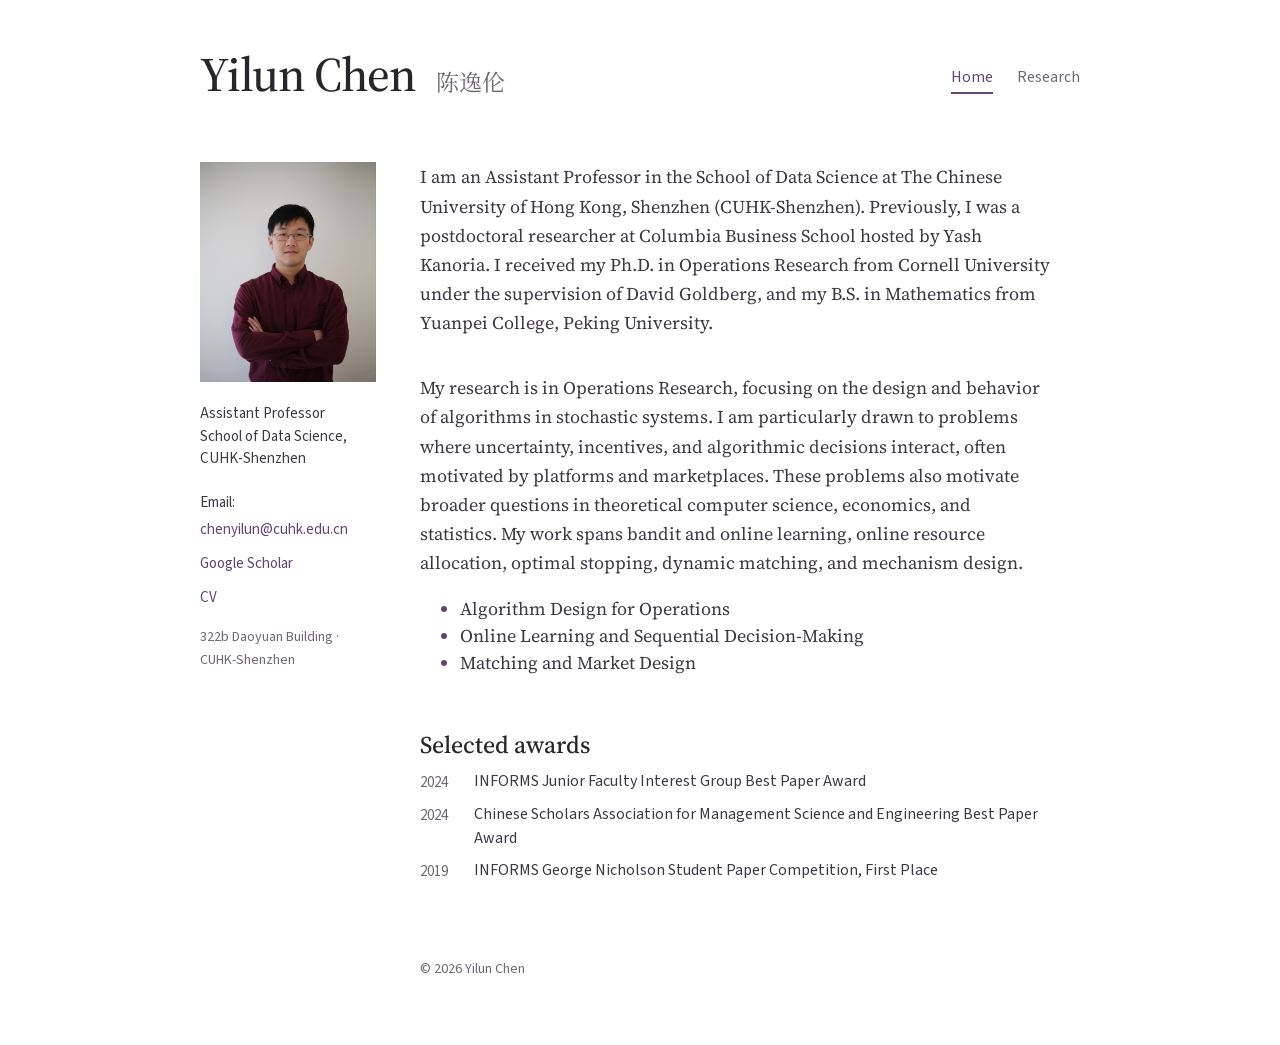
<file: preview/index.html>
<!doctype html>
<html lang="en"><head><meta charset="utf-8"><meta name="viewport" content="width=device-width,initial-scale=1"><meta name="robots" content="noindex,nofollow"><title>Yilun Chen</title><style>/* Reference-informed academic layout. All fonts and assets are local. */
:root{--ink:#202b35;--text:#38434c;--muted:#68727c;--accent:#315f83;--line:#e1e4e6;--paper:#fffefa;--soft:#f3f5f6;--serif:Georgia,'Times New Roman',serif;--sans:system-ui,-apple-system,'Segoe UI',sans-serif}
*{box-sizing:border-box}html{scroll-behavior:smooth;scroll-padding-top:6rem}body{background:var(--paper);color:var(--text);font-family:var(--sans);font-size:1rem;line-height:1.8}a{color:var(--accent);text-underline-offset:.2em;text-decoration-thickness:1px}a:hover{color:#183c5b}a:focus-visible,button:focus-visible,summary:focus-visible,input:focus-visible{outline:3px solid #ac7334;outline-offset:4px}h1,h2,h3{color:var(--ink)}h1,h2{font-family:var(--serif);font-weight:400}p{margin:0 0 1.1rem}.navbar{background:var(--paper);border-bottom:1px solid var(--line);padding:.8rem 0}.navbar>.container-fluid{max-width:1120px}.navbar-title{font-family:var(--serif);font-size:1.3rem;font-weight:400}.navbar-nav .nav-link{color:var(--muted);font-size:.9rem;margin-left:1.4rem}.navbar-nav .nav-link.active{color:var(--accent);text-decoration:underline;text-underline-offset:.5rem}#quarto-content.quarto-container{display:block;max-width:none}main.content{max-width:1120px;width:100%;margin:0 auto!important;padding:3.7rem 2rem 4rem}.quarto-title-block{display:none}.academic-layout{display:grid;grid-template-columns:230px minmax(0,1fr);gap:4.5rem;align-items:start}.profile-column{position:sticky;top:6rem}.portrait-panel{margin:0 0 1.6rem;max-width:210px}.headshot-rect{width:100%;height:auto;aspect-ratio:4/5;object-fit:cover;object-position:center 30%;border-radius:2px;display:block}.home-name{font-size:2.2rem;line-height:1.15;letter-spacing:-.035em;margin:0 0 1rem}.chinese-name{display:block;font-family:'Songti SC','SimSun',serif;font-size:1.1rem;color:var(--muted);letter-spacing:.12em;margin-top:.6rem}.appointment{font-size:.9rem;line-height:1.7;margin-bottom:1.2rem}.profile-links{display:flex;flex-direction:column;align-items:flex-start;gap:.35rem;font-size:.88rem}.profile-links a{text-decoration:none}.profile-links a:hover{text-decoration:underline}.office{font-size:.78rem;line-height:1.7;color:var(--muted);padding-top:1rem;margin-top:1.2rem;border-top:1px solid var(--line)}.eyebrow{text-transform:uppercase;font-size:.72rem;letter-spacing:.16em;color:var(--accent);font-weight:650;margin:0 0 .8rem}.home-section{padding:0 0 1.9rem;margin:0 0 1.9rem;border-bottom:1px solid var(--line)}.home-section:last-child{margin-bottom:0;border:0}.home-section h2{font-size:1.7rem;margin:0 0 1rem;padding:0;border:0;letter-spacing:-.02em}.home-section p{font-size:1rem;line-height:1.9}.home-section p:last-child{margin-bottom:0}.research-tags{display:grid;grid-template-columns:1fr 1fr;gap:.25rem 1.5rem;padding-left:1.1rem;margin:1.1rem 0;color:var(--text);font-size:.9rem}.research-tags li::marker{color:var(--accent)}.text-link{display:inline-block;font-size:.9rem;font-weight:600;margin-top:.4rem;text-decoration:none}.text-link:hover{text-decoration:underline}.award-list{list-style:none;padding:0;margin:0}.award-list li{display:grid;grid-template-columns:2.6rem 1fr;gap:.8rem;font-size:.89rem;line-height:1.75;margin-bottom:.9rem}.award-list span{color:var(--muted);font-size:.8rem;font-variant-numeric:tabular-nums;padding-top:.12rem}.nav-footer{border-top:1px solid var(--line);font-size:.78rem;color:var(--muted)}.research-header{max-width:800px;margin:0 auto;padding-bottom:1.4rem}.research-header h1{font-size:clamp(2rem,4vw,2.8rem);line-height:1.2;letter-spacing:-.035em;margin:.3rem 0 1rem}.research-intro{font-size:1.05rem;color:var(--muted);line-height:1.8}.research-header p:last-child{margin-bottom:0;font-size:.88rem}.research-nav,.search-control,.publication-section,#no-results{max-width:800px;margin-left:auto;margin-right:auto}.research-nav{display:flex;flex-wrap:wrap;gap:1.5rem;padding:1rem 0;border-top:1px solid var(--line);border-bottom:1px solid var(--line);font-size:.87rem}.research-nav a{text-decoration:none}.research-nav a:hover{text-decoration:underline}.search-control{padding:1rem 0 0;margin-bottom:2rem}.search-control label{display:block;font-size:.8rem;font-weight:600;margin-bottom:.4rem}.search-control input{width:100%;font:inherit;font-size:.9rem;padding:.6rem .8rem;border:1px solid #b7c2cb;background:transparent;border-radius:2px}.search-control p{font-size:.76rem;color:var(--muted);margin:.3rem 0 0}.publication-section{margin-top:2.7rem;margin-bottom:2.7rem}.publication-section h2{font-size:1.6rem;letter-spacing:-.02em;border-bottom:1px solid var(--line);padding-bottom:.8rem;margin-bottom:0}.section-count{font:400 .8rem var(--sans);color:var(--muted);margin-left:.5rem}.pubs{list-style:none;padding:0;margin:0}.paper{display:grid;grid-template-columns:3rem minmax(0,1fr);gap:1.5rem;padding:1.6rem 0;border-bottom:1px solid var(--line)}.paper-year{font-size:.8rem;color:var(--muted);font-variant-numeric:tabular-nums;padding-top:.2rem}.paper-title{font-family:var(--sans);font-size:1.08rem;font-weight:600;line-height:1.55;margin:0 0 .4rem}.paper-title a{text-decoration:none}.paper-title a:hover{text-decoration:underline}.authors-after{font-size:.9rem;color:var(--muted);margin:0 0 .35rem}.status-line{font-size:.85rem;margin:.2rem 0}.status-line b{font-weight:600}.teaser{font-size:.91rem;margin:.7rem 0 .5rem;line-height:1.8}.awards-list{font-size:.8rem;padding-left:1.1rem;margin:.4rem 0}.award-item.award{color:#7a5c30}.paper-abstract{font-size:.9rem;margin-top:.55rem}.paper-abstract summary{cursor:pointer;color:var(--accent);width:fit-content;font-size:.82rem;padding:.2rem 0}.paper-abstract[open]{background:var(--soft);padding:.8rem 1rem;border-left:2px solid #8ea7bb}.paper-abstract p{margin:.6rem 0 0;line-height:1.85;overflow-wrap:anywhere}.visually-hidden{position:absolute!important;width:1px;height:1px;padding:0;margin:-1px;overflow:hidden;clip:rect(0,0,0,0);white-space:nowrap;border:0}[hidden]{display:none!important}
@media(max-width:850px){.academic-layout{grid-template-columns:190px minmax(0,1fr);gap:2.7rem}.home-name{font-size:2rem}.research-tags{grid-template-columns:1fr}}
@media(max-width:650px){main.content{padding:2rem 1.25rem 3rem}.academic-layout{display:block}.profile-column{position:static;display:grid;grid-template-columns:minmax(0,1fr) 105px;column-gap:1rem;margin-bottom:2.1rem;padding-bottom:1.7rem;border-bottom:1px solid var(--line)}.portrait-panel{grid-column:2;grid-row:1/5;margin:0}.home-name{grid-column:1;grid-row:1;font-size:2rem;margin-bottom:.8rem}.chinese-name{font-size:1rem;margin-top:.5rem}.appointment{grid-column:1;grid-row:2;font-size:.82rem;margin-bottom:.7rem}.profile-links{grid-column:1;grid-row:3;font-size:.83rem;gap:.25rem}.office{grid-column:1/-1;margin:1rem 0 0;padding:0;border:0}.home-section{padding-bottom:1.6rem;margin-bottom:1.6rem}.home-section h2{font-size:1.5rem}.home-section p{font-size:.95rem}.research-tags{grid-template-columns:1fr 1fr;font-size:.82rem;gap:.3rem .7rem}.award-list li{font-size:.85rem;gap:.55rem}.navbar-nav .nav-link{margin-left:0}.paper{grid-template-columns:1fr;gap:.3rem;padding:1.3rem 0}.paper-title{font-size:1.03rem}.paper-year{font-size:.76rem}.research-nav{gap:1rem}.publication-section{margin-top:2rem}.paper-abstract[open]{padding:.6rem .75rem}.nav-footer{line-height:1.6}}
@media(max-width:360px){.research-tags{grid-template-columns:1fr}.home-name{font-size:1.8rem}.profile-column{grid-template-columns:minmax(0,1fr) 90px}}
@media(prefers-reduced-motion:reduce){html{scroll-behavior:auto}}
@media print{.navbar,.search-control,.research-nav,.nav-footer{display:none}main.content{padding:0;max-width:none}.profile-column{position:static}.academic-layout{grid-template-columns:170px 1fr;gap:2rem}.paper{break-inside:avoid}.paper-abstract{display:none}body{background:white;color:black}}

/* Minimal revision: a compact bibliography with optional detail. */
main.content{padding-top:2.5rem;padding-bottom:3rem}.home-section{border:0;padding:0;margin:0 0 1.5rem}.home-section h2{font-family:var(--sans);font-size:1rem;font-weight:600;margin:0 0 .75rem}.home-section p{line-height:1.75}.profile-links{flex-direction:row;flex-wrap:wrap;gap:.4rem 1rem}.office{border:0;padding:0;margin-top:.85rem}.research-header{padding:0;margin-bottom:1.3rem}.research-header h1{font-size:2rem;margin:0}.publication-section{margin-top:1.25rem;margin-bottom:1.6rem}.publication-section h2{font-family:var(--sans);font-size:1rem;font-weight:600;border:0;padding:0;margin:0 0 .55rem}.paper{display:block;border:0;padding:.55rem 0;margin:0}.paper-title{font-size:1rem;line-height:1.5;margin:0 0 .1rem;font-weight:600}.authors-after,.status-line{display:inline;font-size:.9rem;line-height:1.55;margin:0}.authors-after{margin-right:.65rem}.paper-abstract{margin-top:.15rem;font-size:.9rem}.paper-abstract summary{font-size:.85rem;padding:0;line-height:1.5}.paper-abstract[open]{background:transparent;border:0;padding:0}.paper-abstract[open] summary{margin-bottom:.4rem}.paper-abstract p{line-height:1.7;margin:.5rem 0}.paper-abstract .teaser{font-style:italic}.awards-list{font-size:.88rem}.award-list li{margin-bottom:.5rem}.navbar{border:0}.nav-footer{border:0}@media(max-width:650px){main.content{padding-top:1.5rem}.profile-column{margin-bottom:1.5rem;padding-bottom:1.2rem}.profile-links{flex-direction:column}.paper{padding:.55rem 0}.paper-title{font-size:1rem}.research-header h1{font-size:1.8rem}.home-section h2{font-size:1rem}}

/* Visible paper context with quiet separation, without cards or year labels. */
.paper{padding:.85rem 0 .9rem;border-bottom:1px solid var(--line);margin:0}.paper:last-child{border-bottom:0}.paper-title{font-size:1.03rem;line-height:1.5;margin:0 0 .2rem}.authors-after,.status-line{font-size:.9rem;line-height:1.6}.paper .teaser{font-size:.94rem;line-height:1.6;margin:.4rem 0 .3rem;color:var(--text);font-style:normal}.paper .awards-list{font-size:.88rem;line-height:1.55;margin:.3rem 0 .35rem;padding-left:1.15rem}.paper .award-item{margin:.12rem 0}.paper .award-item.award{color:#685135}.paper-abstract{margin-top:.3rem}.paper-abstract summary{font-size:.85rem;line-height:1.5}.publication-section h2{border-bottom:1px solid var(--line);padding-bottom:.5rem;margin-bottom:0}@media(max-width:650px){.paper{padding:.8rem 0 .85rem}.paper-title{font-size:1rem}.paper .teaser{font-size:.93rem}}

/* Tighter bibliography rhythm; all supporting information remains visible. */
.paper{padding:.65rem 0 .7rem}.paper-title{margin:0 0 .12rem;line-height:1.45}.authors-after,.status-line{line-height:1.45}.paper-body>.status-line::after{content:"";display:block;height:.2rem}.paper .teaser{display:inline;font-size:.94rem;line-height:1.5;margin:0}.paper-abstract{display:inline;margin:0 0 0 .45rem;font-size:.9rem;line-height:1.5}.paper-abstract summary{display:inline;list-style:none;font-size:.85rem;line-height:1.5;padding:0}.paper-abstract summary::-webkit-details-marker{display:none}.paper-abstract summary::before{content:"["}.paper-abstract summary::after{content:"]"}.paper-abstract[open]{display:block;margin:.35rem 0}.paper-abstract[open] summary{display:inline-block;margin-bottom:.2rem}.paper .awards-list{margin:.22rem 0 0;font-size:.88rem;line-height:1.45}.paper .award-item{margin:.05rem 0}.publication-section{margin-top:1.1rem;margin-bottom:1.3rem}@media(max-width:650px){.paper{padding:.65rem 0 .7rem}.paper .teaser{font-size:.93rem}}

body{margin:0}h1,h2,h3{padding:0}h2{line-height:1.35}.navbar>.container-fluid{margin:auto;padding:0 2rem;display:flex;align-items:center;justify-content:space-between;gap:1rem}.navbar-brand{text-decoration:none;color:var(--ink)}.navbar-nav{display:flex;gap:1.5rem;list-style:none;margin:0;padding:0}.navbar-nav .nav-link{margin:0;text-decoration:none}.nav-footer{max-width:1056px;margin:0 auto;padding:1.3rem 0;display:flex;justify-content:space-between;gap:1rem}summary{display:list-item}math{font-size:1em}figure{padding:0}img{max-width:100%}@media(max-width:650px){.navbar>.container-fluid{padding:0 1.25rem}.navbar-nav{gap:1rem}.nav-footer{margin:0 1.25rem;flex-direction:column;gap:.3rem}}.visually-hidden + .publication-section{margin-top:0}.paper-abstract{display:block;margin:.08rem 0 0}.paper-abstract summary{display:inline-block}.paper-disclosures{display:flex;flex-wrap:wrap;align-items:baseline;gap:0 .65rem;margin-top:.08rem}.paper-disclosures>.paper-abstract,.paper-extras{margin:0;line-height:1.5}.paper-disclosures>details[open]{flex-basis:100%;margin:.2rem 0}.paper-extras summary{display:inline-block;list-style:none;font-size:.85rem;color:var(--accent);cursor:pointer}.paper-extras summary::-webkit-details-marker{display:none}.extras-open{display:none}.paper-extras[open] .extras-closed{display:none}.paper-extras[open] .extras-open{display:inline}.paper-extras .awards-list{margin:.2rem 0 .4rem}.paper-heading{display:flex;flex-wrap:wrap;align-items:baseline;gap:0 .65rem}.paper-heading .paper-title{display:inline;margin-bottom:.12rem}.paper-meta-toggle{display:inline-block;font-size:.85rem;line-height:1.5;color:var(--muted)}.paper-meta-toggle summary{display:inline-flex;align-items:center;gap:.2rem;list-style:none;cursor:pointer;vertical-align:baseline;min-height:22px}.paper-meta-toggle summary::-webkit-details-marker{display:none}.paper-meta-toggle summary:hover{color:var(--accent)}.paper-meta-toggle svg{vertical-align:middle}.paper-meta-toggle[open]{flex-basis:100%;margin:.15rem 0 .3rem}.paper-meta-toggle ul{margin:.25rem 0 .35rem;padding-left:1.15rem;color:var(--text);font-size:.88rem;line-height:1.5}.publication-credit{font-size:.88rem;line-height:1.45;color:var(--muted);margin:.08rem 0 .2rem}.paper-abstract{display:block;margin:.08rem 0 0}.paper-abstract summary{display:inline-block}@media(pointer:coarse){.paper-meta-toggle summary{min-height:32px;min-width:32px}}.paper-more{display:block;margin:.02rem 0 .18rem;font-size:.85rem;line-height:1.45}.paper-more summary{display:inline-block;list-style:none;cursor:pointer;color:var(--muted)}.paper-more summary:hover{color:var(--accent)}.paper-more summary::-webkit-details-marker{display:none}.more-open{display:none}.paper-more[open] .more-closed{display:none}.paper-more[open] .more-open{display:inline}.paper-more ul{padding-left:1.15rem;margin:.25rem 0 .4rem;color:var(--text);font-size:.88rem;line-height:1.5}@media(pointer:coarse){.paper-more summary{min-height:32px;min-width:40px}}.paper-disclosures{display:flex;flex-wrap:wrap;align-items:baseline;gap:0 .65rem;margin-top:.08rem}.paper-disclosures>.paper-abstract,.paper-disclosures>.paper-more{margin:0;line-height:1.5}.paper-disclosures>details[open]{flex-basis:100%;margin:.2rem 0}.paper-more summary{font-size:.85rem}[hidden]{display:none!important}.paper-controls{display:flex;align-items:baseline;gap:.45rem;margin-top:.08rem}.paper-control-separator{color:var(--muted);font-size:.85rem;line-height:1.5;user-select:none}.paper-controls button,.panel-less{border:0;background:none;padding:0;color:var(--accent);font:inherit;font-size:.85rem;cursor:pointer;line-height:1.5}.paper-panel{font-size:.9rem;margin:.25rem 0 0}.paper-panel p{margin:.4rem 0;line-height:1.7}.paper-panel ul{padding-left:1.15rem;margin:.25rem 0}.panel-less{margin-top:.25rem}.panel-content:focus{outline:none}.paper-controls button[id$="-awards-button"],.paper-panel[id$="-awards"] li{color:#685135}:root{--ink:#24333b;--text:#38434c;--muted:#5f6b72;--accent:#315f6a;--line:#e2e4e1;--paper:#fffefa}.paper-title{font-family:var(--sans);font-weight:650;letter-spacing:-.01em}.paper-title a{color:var(--ink);text-decoration:none}.paper-title a:hover{color:var(--accent);text-decoration:underline}.authors-after,.publication-credit{color:var(--muted)}.publication-section h2{font-family:var(--sans);font-size:1.4rem;line-height:1.3;font-weight:650;letter-spacing:-.02em;color:var(--ink);padding-bottom:.55rem;margin-bottom:0}.paper-controls button[id$="-awards-button"],.paper-panel[id$="-awards"] li{color:#80632f}.navbar .site-identity{display:flex;align-items:baseline;flex-wrap:wrap;gap:.65rem;font-size:2.2rem;font-weight:400;line-height:1.15;letter-spacing:-.035em}.header-name{margin:0}.site-identity .chinese-name{font-size:1.1rem;letter-spacing:.12em;margin-top:0}.navbar nav{margin-left:auto}@media(max-width:650px){.navbar .site-identity{font-size:1.8rem}.site-identity .chinese-name{font-size:1rem}.navbar>.container-fluid{align-items:center}}</style><link rel="stylesheet" href="preview-font.css?v=violet-live-20261115"><style>#main .publication-section h2{font-size:22.4px;font-weight:600;letter-spacing:normal;line-height:1.2;margin-bottom:8px}#main .paper-title,#main .paper-title a{font-size:18px;font-weight:600;letter-spacing:normal;color:#315f83}.navbar .site-identity{display:flex;align-items:baseline;flex-wrap:wrap;gap:.65rem;font-size:2.2rem;font-weight:400;line-height:1.15;letter-spacing:-.035em}.header-name{margin:0}.site-identity .chinese-name{font-size:1.1rem;letter-spacing:.12em;margin-top:0}.navbar nav{margin-left:auto}@media(max-width:650px){.navbar .site-identity{font-size:1.8rem}.site-identity .chinese-name{font-size:1rem}.navbar>.container-fluid{align-items:center}}</style><style>/* Supporting information grouped under unchanged paper titles. */
#main .paper-support{padding-left:16px}
#main .paper-support>.status-line::after{content:"";display:block;height:.2rem}
#main .paper{padding-top:12px;padding-bottom:14px}
@media(max-width:650px){#main .paper-support{padding-left:12px}}
</style><style>
body{margin:0;background:#fff;--paper:#fff;--ink:#242c32;--text:#343e47;--muted:#64717c;--accent:#244db2;--line:#dce2e9}a{color:var(--accent)}a:hover{color:var(--ink)}main.content#main{max-width:none;margin:0!important;padding:0!important;width:auto}body .design-name{font-family:var(--serif);color:var(--ink);font-size:36px;line-height:1.1;letter-spacing:-.025em;text-decoration:none;display:block;font-weight:500}.design-chinese{font-family:'Noto Serif SC',serif;font-size:22px;color:var(--muted)}.design-nav{display:flex;gap:24px;margin:24px 0;font-size:16px}.design-nav a{text-decoration:none;color:var(--muted)}.design-nav a[aria-current=page]{color:var(--accent);box-shadow:0 2px var(--accent)}.profile-column{position:static}.portrait-panel{margin:0 0 20px;max-width:160px}.headshot-rect{border-radius:0}.profile-links{font-size:15px;gap:6px}.office{font-size:14px}.design-main{min-width:0}body main#main .home-section{margin-bottom:28px;padding-bottom:28px}body main#main .home-section p{max-width:70ch}body main#main .paper{padding:16px 0;margin:0;border-bottom:1px solid var(--line)}body main#main .paper-title,body main#main .paper-title a{color:var(--ink)}body main#main .paper-title a:hover{color:var(--accent)}body main#main .paper-controls button{color:var(--accent)}body main#main .publication-section{max-width:none;margin:0 0 36px}body main#main .publication-section h2{margin-bottom:8px}.paper-panel{background:transparent!important;border-left:2px solid var(--line);padding-left:18px!important}.nav-footer{margin:32px 0 0;padding:18px 0}.design-view[hidden]{display:none!important}.research-interest-list li::marker{color:var(--accent)}.award-list{color:var(--text)}
 body{--ink:#28252c;--text:#3e3844;--muted:#6f6874;--accent:#624475;--line:#ddd7e1}.design-shell{max-width:944px;padding:48px 32px;margin:0 auto}.design-rail{position:relative}.design-identity{display:flex;align-items:baseline;gap:20px;flex-wrap:wrap;padding-bottom:24px;position:relative}body .design-name{font-size:48px}.design-chinese{font-size:23px}.design-nav{margin:22px 0 36px}.design-rail .profile-column{float:left;width:176px;margin:0 44px 30px 0}.design-rail .portrait-panel{max-width:176px}.design-rail .appointment{font-size:15px;line-height:1.5}.design-main{padding:0}.design-main:after{content:'';display:block;clear:both}.design-rail .office{font-size:14px}.design-shell:has(#research:not([hidden])) .profile-column{display:none}body main#main .home-section:first-child{border:0;padding-bottom:10px}body main#main .home-section:nth-child(2){border:0;padding-top:8px}.design-main .nav-footer{clear:both}body main#main .publication-section{max-width:800px}@media(max-width:650px){.design-shell{padding:28px 22px}.design-identity{gap:14px}body .design-name{font-size:36px}.design-chinese{font-size:21px}.design-rail .profile-column{float:none;width:auto;margin:0 0 28px;display:grid;grid-template-columns:110px 1fr;gap:0 20px}.design-rail .portrait-panel{grid-row:1/4;margin:0}.design-rail .office{grid-column:2;margin:10px 0 0;padding:10px 0 0}.design-nav{margin-bottom:26px}}
body main#main .paper .teaser{color:#6F6874}.design-rail>.design-nav{position:absolute;top:15px;right:0;margin:0}.design-identity{padding-right:210px}.design-rail>.profile-column{margin-top:36px}.design-main{padding-top:36px}@media(max-width:650px){.design-rail>.design-nav{position:static;justify-content:flex-end;margin:18px 0 24px}.design-identity{padding-right:0}.design-rail>.profile-column{margin-top:0}.design-main{padding-top:0}}@media(min-width:651px) and (max-width:800px){body .design-name{font-size:40px}.design-identity{gap:12px;padding-right:180px}.design-rail>.design-nav{gap:18px;top:12px}}body main#main .home-section{margin-bottom:18px;padding-bottom:18px}body main#main .home-section:first-child{padding-bottom:10px}body main#main .home-section:nth-child(2){padding-top:8px;padding-bottom:18px}.profile-links{display:flex;flex-direction:column;align-items:flex-start;gap:7px}body main#main .paper-panel .panel-content{max-width:68ch}body main#main .paper-panel p{max-width:68ch}@media(min-width:651px){.design-main{display:flow-root}}</style></head><body><div class="design-shell"><aside class="design-rail"><div class="design-identity"><a class="design-name" href="index.html">Yilun Chen</a><span class="design-chinese">陈逸伦</span></div><nav class="design-nav" aria-label="Main navigation"><a href="index.html" data-view="home">Home</a><a href="research.html" data-view="research">Research</a></nav><aside class="profile-column" aria-label="Profile and contact">
<figure class="portrait-panel">
<img src="https://yilun1225.github.io/assets/me.jpg" alt="Yilun Chen" class="headshot-rect" width="420" height="525">
</figure>


<p class="appointment">
Assistant Professor<br>
School of Data Science, CUHK-Shenzhen
</p>

<div class="profile-links" aria-label="Contact and academic profiles">
<span>Email: <a href="mailto:chenyilun@cuhk.edu.cn">chenyilun@cuhk.edu.cn</a></span>
<a href="https://scholar.google.com/citations?user=zay6W5kAAAAJ&amp;hl=en">Google Scholar</a>
<a href="Yilun_Chen_CV.pdf">CV</a>

</div>
<p class="office">322b Daoyuan Building · CUHK-Shenzhen</p>

</aside></aside><div class="design-main"><main class="content" id="main"><div id="home" class="design-view home-body">

<section class="home-section">

<div>
<p>
I am an Assistant Professor in the School of Data Science at The Chinese University of Hong Kong, Shenzhen (CUHK-Shenzhen). Previously, I was a postdoctoral researcher at Columbia Business School hosted by Yash Kanoria. I received my Ph.D. in Operations Research from Cornell University under the supervision of David Goldberg, and my B.S. in Mathematics from Yuanpei College, Peking University.
</p>
</div>
</section>

<section class="home-section">

<div>
<p>
My research is in Operations Research, focusing on the design and behavior of algorithms in stochastic systems. I am particularly drawn to problems where uncertainty, incentives, and algorithmic decisions interact, often motivated by platforms and marketplaces. These problems also motivate broader questions in theoretical computer science, economics, and statistics. My work spans bandit and online learning, online resource allocation, optimal stopping, dynamic matching, and mechanism design.</p><ul class="research-interest-list"><li>Algorithm Design for Operations</li><li>Online Learning and Sequential Decision-Making</li><li>Matching and Market Design</li></ul>


</div>
</section>

<section class="home-section awards-home">
<h2>Selected awards</h2>
<div>
<ul class="award-list compact">
<li><span>2024</span> INFORMS Junior Faculty Interest Group Best Paper Award</li>
<li><span>2024</span> Chinese Scholars Association for Management Science and Engineering Best Paper Award</li>
<li><span>2019</span> INFORMS George Nicholson Student Paper Competition, First Place</li>
</ul>
</div>
</section>
</div><div id="research" class="design-view" hidden>




<h1 class="visually-hidden">Research</h1>



<section class="publication-section" id="working-papers"><h2>Working papers</h2><ol class="pubs">
<li class="paper"><div class="paper-body"><h3 class="paper-title"><a href="https://papers.ssrn.com/sol3/papers.cfm?abstract_id=7516598">Beyond Hindsight: A Constant-Loss Framework for Dynamic Resource Allocation</a></h3><div class="paper-support"><p class="authors-after">with Wenjia Wang</p><div class="status-line">2026</div><p class="teaser">CE achieves constant loss against DP under smoothness and non-degeneracy, even with correlation!</p><div class="paper-controls"><button type="button" id="p1-abstract-button" aria-expanded="false" aria-controls="p1-abstract" data-panel="p1-abstract">Abstract</button></div><section class="paper-panel" id="p1-abstract" aria-labelledby="p1-abstract-button" hidden><div tabindex="-1" class="panel-content"><p>We study stochastic dynamic resource allocation with continuously
distributed rewards. We develop an analytical framework that bounds the
additive performance loss of threshold policies directly against the
dynamic-programming (DP) optimum. The framework reduces this comparison
to controlling the Bellman residual of a tractable value approximation
and the discrepancy between its induced thresholds and those used by the
policy. Applying this framework, we show that the classical
certainty-equivalent (CE) policy incurs a constant expected loss,
independent of the time horizon, under suitable regularity and
non-degeneracy conditions. We showcase the power of this framework in
the multi-secretary problem with our guarantee covering i.i.d.,
independent but non-identically distributed, and Markov-modulated
rewards. We also provide an extension to online linear programming
problem, demonstrating its capability of handling multi-dimensional
problems beyond multi-secretary. Together, these results sharpen our
understanding of CE and establish its near-optimality for dynamic
resource allocation problems across a substantially broader class of
stochastic models.</p></div><button type="button" class="panel-less" data-close="p1-abstract-button">[Less]</button></section></div></div></li>
<li class="paper"><div class="paper-body"><h3 class="paper-title"><a href="https://arxiv.org/pdf/2608.01069v2">Sharp Characterization of Bias in Post-Bandit Inference</a></h3><div class="paper-support"><p class="authors-after">with Lisu Wang and Jiaqi Lu</p><div class="status-line">2026</div><p class="publication-credit">Short version in NeurIPS 2026 Workshop MLxOR</p><p class="teaser">A precise quantification of sample mean bias of data collected from bandit experiments.</p><div class="paper-controls"><button type="button" id="p2-abstract-button" aria-expanded="false" aria-controls="p2-abstract" data-panel="p2-abstract">Abstract</button></div><section class="paper-panel" id="p2-abstract" aria-labelledby="p2-abstract-button" hidden><div tabindex="-1" class="panel-content"><p>Bandit algorithms generate data for downstream inference, but
adaptive sampling biases post-bandit sample means. We analyze this bias
for stable index algorithms, including <code>UCB1</code> and its
generalizations, and derive sharp leading-order expressions for the
sample-mean bias and expected
<math display="inline" xmlns="http://www.w3.org/1998/Math/MathML"><semantics><mi>Z</mi><annotation encoding="application/x-tex">Z</annotation></semantics></math>-statistic.
Our characterization reveals the algorithmic origin of bias through a
key index-function-dependent quantity, which we term <em>effective
exploration rate</em>. For example, under <code>UCB1</code>, the
effective exploration rate is of order
<math display="inline" xmlns="http://www.w3.org/1998/Math/MathML"><semantics><msqrt><mrow><mo>log</mo><mi>T</mi></mrow></msqrt><annotation encoding="application/x-tex">\sqrt{\log T}</annotation></semantics></math>,
and the standardized bias of any arm (that is not uniquely optimal)
decays at the extremely slow rate
<math display="inline" xmlns="http://www.w3.org/1998/Math/MathML"><semantics><mrow><mn>1</mn><mi>/</mi><msqrt><mrow><mo>log</mo><mi>T</mi></mrow></msqrt></mrow><annotation encoding="application/x-tex">1/\sqrt{\log T}</annotation></semantics></math>.
We also show how the choice of the index function affects both regret
and bias, which reveals a regret-bias trade-off: more exploratory
algorithm reduces bias but increases regret. Our sharp characterization
for bias uses a novel empirical fluid approximation of the algorithm’s
sampling dynamics, which may be of independent interest.</p></div><button type="button" class="panel-less" data-close="p2-abstract-button">[Less]</button></section></div></div></li>
<li class="paper"><div class="paper-body"><h3 class="paper-title"><a href="https://arxiv.org/pdf/2602.07472">Bandit Allocational Instability</a></h3><div class="paper-support"><p class="authors-after">with Jiaqi Lu</p><div class="status-line">2026, under revision</div><p class="publication-credit">Preliminary in ACM EC'26</p><p class="teaser">A fundamental tradeoff between regret and the variability of pull allocation in bandit learning.</p><div class="paper-controls"><button type="button" id="p3-abstract-button" aria-expanded="false" aria-controls="p3-abstract" data-panel="p3-abstract">Abstract</button></div><section class="paper-panel" id="p3-abstract" aria-labelledby="p3-abstract-button" hidden><div tabindex="-1" class="panel-content"><p>When multi-armed bandit (MAB) algorithms allocate pulls among
competing arms, the resulting allocation can exhibit huge variation.
This is particularly harmful in modern applications such as
learning-enhanced platform operations and statistical inference using
bandit-collected data. Thus motivated, we introduce a new performance
metric of MAB algorithms termed allocation variability, which is the
largest (over arms) standard deviation of an arm’s number of pulls. We
establish a fundamental trade-off between allocation variability and
regret, the canonical performance metric of reward maximization. In
particular, for any algorithm, the worst-case regret
<math display="inline" xmlns="http://www.w3.org/1998/Math/MathML"><semantics><msub><mi>R</mi><mi>T</mi></msub><annotation encoding="application/x-tex">R_T</annotation></semantics></math>
and worst-case allocation variability
<math display="inline" xmlns="http://www.w3.org/1998/Math/MathML"><semantics><msub><mi>S</mi><mi>T</mi></msub><annotation encoding="application/x-tex">S_T</annotation></semantics></math>
must satisfy
<math display="inline" xmlns="http://www.w3.org/1998/Math/MathML"><semantics><mrow><msub><mi>R</mi><mi>T</mi></msub><msub><mi>S</mi><mi>T</mi></msub><mo>=</mo><mi>Ω</mi><mrow><mo stretchy="true" form="prefix">(</mo><msup><mi>T</mi><mrow><mn>3</mn><mi>/</mi><mn>2</mn></mrow></msup><mo stretchy="true" form="postfix">)</mo></mrow></mrow><annotation encoding="application/x-tex">R_T   S_T=\Omega(T^{3/2})</annotation></semantics></math>
as
<math display="inline" xmlns="http://www.w3.org/1998/Math/MathML"><semantics><mrow><mi>T</mi><mo>→</mo><mi>∞</mi></mrow><annotation encoding="application/x-tex">T \to \infty</annotation></semantics></math>,
as long as
<math display="inline" xmlns="http://www.w3.org/1998/Math/MathML"><semantics><mrow><msub><mi>R</mi><mi>T</mi></msub><mo>=</mo><mi>o</mi><mrow><mo stretchy="true" form="prefix">(</mo><mi>T</mi><mo stretchy="true" form="postfix">)</mo></mrow></mrow><annotation encoding="application/x-tex">R_T=o(T)</annotation></semantics></math>.
This indicates that any minimax regret-optimal algorithm must incur
worst-case allocation variability
<math display="inline" xmlns="http://www.w3.org/1998/Math/MathML"><semantics><mrow><mi>Θ</mi><mrow><mo stretchy="true" form="prefix">(</mo><mi>T</mi><mo stretchy="true" form="postfix">)</mo></mrow></mrow><annotation encoding="application/x-tex">\Theta(T)</annotation></semantics></math>,
the largest possible scale; while any algorithm with sublinear
worst-case regret must necessarily incur
<math display="inline" xmlns="http://www.w3.org/1998/Math/MathML"><semantics><mrow><msub><mi>S</mi><mi>T</mi></msub><mo>=</mo><mi>ω</mi><mrow><mo stretchy="true" form="prefix">(</mo><msqrt><mi>T</mi></msqrt><mo stretchy="true" form="postfix">)</mo></mrow></mrow><annotation encoding="application/x-tex">S_T= \omega(\sqrt{T})</annotation></semantics></math>.
We further show that this lower bound is essentially tight, and that any
point on the Pareto frontier
<math display="inline" xmlns="http://www.w3.org/1998/Math/MathML"><semantics><mrow><msub><mi>R</mi><mi>T</mi></msub><msub><mi>S</mi><mi>T</mi></msub><mo>=</mo><mi>Θ</mi><mrow><mo stretchy="true" form="prefix">(</mo><msup><mi>T</mi><mrow><mn>3</mn><mi>/</mi><mn>2</mn></mrow></msup><mo stretchy="true" form="postfix">)</mo></mrow></mrow><annotation encoding="application/x-tex">R_T  S_T=\Theta(T^{3/2})</annotation></semantics></math>
can be achieved (up to a polylogarithmic factor in T) by a simple
tunable algorithm UCB-f, a generalization of the classic UCB1. Finally,
we discuss implications for platform operations and for statistical
inference, when bandit algorithms are used. As a byproduct of our
result, we resolve an open question of Praharaj and Khamaru (2025).</p></div><button type="button" class="panel-less" data-close="p3-abstract-button">[Less]</button></section></div></div></li>
<li class="paper"><div class="paper-body"><h3 class="paper-title"><a href="https://arxiv.org/pdf/2503.04855">A Characterization of Sample Adaptivity in UCB Data</a></h3><div class="paper-support"><p class="authors-after">with Jiaqi Lu</p><div class="status-line">2025</div><p class="publication-credit">Short version in NeurIPS 2026 Workshop MLxOR</p><p class="teaser">How far does bandit-collected data deviate from i.i.d.-sampling?</p><div class="paper-controls"><button type="button" id="p4-abstract-button" aria-expanded="false" aria-controls="p4-abstract" data-panel="p4-abstract">Abstract</button></div><section class="paper-panel" id="p4-abstract" aria-labelledby="p4-abstract-button" hidden><div tabindex="-1" class="panel-content"><p>We characterize a joint CLT of the number of pulls and the sample
mean reward of the arms in a stochastic two-armed bandit environment
under UCB algorithms. Several implications of this result are in place:
(1) a nonstandard CLT of the number of pulls hence pseudo-regret that
smoothly interpolates between a standard form in the large arm gap
regime and a slow-concentration form in the small arm gap regime, and
(2) a heuristic derivation of the sample bias up to its leading order
from the correlation between the number of pulls and sample means. Our
analysis framework is based on a novel perturbation analysis, which is
of broader interest on its own.</p></div><button type="button" class="panel-less" data-close="p4-abstract-button">[Less]</button></section></div></div></li>
<li class="paper"><div class="paper-body"><h3 class="paper-title"><a href="https://arxiv.org/pdf/2508.13458">Online Stochastic Packing with General Correlations</a></h3><div class="paper-support"><p class="authors-after">with Sabri Cetin and David A. Goldberg</p><div class="status-line">2025, under revision</div><p class="teaser">A constant-time approximation algorithm for online packing under arbitrary dependence.</p><div class="paper-controls"><button type="button" id="p5-abstract-button" aria-expanded="false" aria-controls="p5-abstract" data-panel="p5-abstract">Abstract</button></div><section class="paper-panel" id="p5-abstract" aria-labelledby="p5-abstract-button" hidden><div tabindex="-1" class="panel-content"><p>There has been a growing interest in studying online stochastic
packing under more general correlation structures, motivated by the
complex data sets and models driving modern applications. Several past
works either assume correlations are weak or have a particular
structure, have a complexity scaling with the number of Markovian
‘states of the world’ (which may be exponentially large e.g.&nbsp;in the case
of full history dependence), scale poorly with the horizon T, or make
additional continuity assumptions. Surprisingly, we show that for all 𝜖,
the online stochastic packing linear programming problem with general
correlations (suitably normalized and with sparse columns) has an
approximately optimal policy (with optimality gap
<math display="inline" xmlns="http://www.w3.org/1998/Math/MathML"><semantics><mrow><mi>ϵ</mi><mi>T</mi></mrow><annotation encoding="application/x-tex">\epsilon T</annotation></semantics></math>)
whose per-decision runtime scales as the time to simulate a single
sample path of the underlying stochastic process (assuming access to a
Monte Carlo simulator), multiplied by a constant independent of the
horizon or number of Markovian states.We derive analogous results for
network revenue management, and online bipartite matching and
independent set in bounded-degree graphs, by rounding. Our algorithms
implement stochastic gradient methods in a novel on-the-fly/recursive
manner for the associated massive deterministic-equivalent linear
program on the corresponding probability space.</p></div><button type="button" class="panel-less" data-close="p5-abstract-button">[Less]</button></section></div></div></li>
<li class="paper"><div class="paper-body"><h3 class="paper-title"><a href="https://arxiv.org/pdf/2501.01716">Beyond Non-Degeneracy: Revisiting Certainty Equivalent Heuristic for Online Linear Programming</a></h3><div class="paper-support"><p class="authors-after">with Wenjia Wang</p><div class="status-line">2025, under revision</div><p class="teaser">Is non-degeneracy really essential for CE to achieve low regret?</p><div class="paper-controls"><button type="button" id="p6-abstract-button" aria-expanded="false" aria-controls="p6-abstract" data-panel="p6-abstract">Abstract</button></div><section class="paper-panel" id="p6-abstract" aria-labelledby="p6-abstract-button" hidden><div tabindex="-1" class="panel-content"><p>The Certainty Equivalent (CE) heuristic is a widely-used algorithm
for various dynamic resource allocation problems in OR and OM. Despite
its popularity, existing theoretical guarantees of CE are limited to
settings satisfying restrictive fluid regularity conditions,
particularly, the non-degeneracy conditions, under the widely held
belief that the violation of such conditions leads to performance
deterioration and necessitates algorithmic innovation beyond CE. In this
work, we conduct a refined performance analysis of CE within the general
framework of online linear programming. We show that CE achieves
uniformly near-optimal regret (up to a polylogarithmic factor in T)
under only mild assumptions on the underlying distribution, without
relying on any fluid regularity conditions. Our result implies that,
contrary to prior belief, CE effectively beats the curse of degeneracy
for a wide range of problem instances with continuous conditional reward
distributions, highlighting the distinction of the problem’s structure
between discrete and non-discrete settings. Our explicit regret bound
interpolates between the mild
<math display="inline" xmlns="http://www.w3.org/1998/Math/MathML"><semantics><msup><mrow><mo stretchy="true" form="prefix">(</mo><mo>log</mo><mi>T</mi><mo stretchy="true" form="postfix">)</mo></mrow><mn>2</mn></msup><annotation encoding="application/x-tex">(\log T)^2</annotation></semantics></math>
regime and the worst-case
<math display="inline" xmlns="http://www.w3.org/1998/Math/MathML"><semantics><msqrt><mi>T</mi></msqrt><annotation encoding="application/x-tex">\sqrt{T}</annotation></semantics></math>
regime with a parameter
<math display="inline" xmlns="http://www.w3.org/1998/Math/MathML"><semantics><mi>β</mi><annotation encoding="application/x-tex">\beta</annotation></semantics></math>
quantifying the minimal rate of probability accumulation of the
conditional reward distributions, generalizing prior findings in the
multisecretary setting. To achieve these results, we develop novel
algorithmic analytical techniques. Drawing tools from the empirical
processes theory, we establish strong concentration analysis of the
solutions to random linear programs, leading to improved regret analysis
under significantly relaxed assumptions. These techniques may find
potential applications in broader online and offline stochastic
decision-making contexts.</p></div><button type="button" class="panel-less" data-close="p6-abstract-button">[Less]</button></section></div></div></li>
</ol></section>
<section class="publication-section" id="published"><h2>Published and accepted</h2><ol class="pubs">
<li class="paper"><div class="paper-body"><h3 class="paper-title"><a href="https://papers.ssrn.com/sol3/papers.cfm?abstract_id=4727705">Managing Newsvendors via Demand Shifting</a></h3><div class="paper-support"><p class="authors-after">with Jiaqi Lu</p><div class="status-line"><i><b>Operations Research</b></i>, 2026 (advance online publication) <a href="https://doi.org/10.1287/opre.2024.1396">[link]</a></div><p class="publication-credit">Preliminary in ACM EC'24</p><p class="teaser">Demand reshaping is a powerful control lever.</p><div class="paper-controls"><button type="button" id="p7-abstract-button" aria-expanded="false" aria-controls="p7-abstract" data-panel="p7-abstract">Abstract</button><span class="paper-control-separator" aria-hidden="true">|</span><button type="button" id="p7-more-button" aria-expanded="false" aria-controls="p7-more" data-panel="p7-more">More</button></div><section class="paper-panel" id="p7-abstract" aria-labelledby="p7-abstract-button" hidden><div tabindex="-1" class="panel-content"><p>The increasingly prevalent ‘fulfillment by platform‘ practice in the
digital economy presents platforms with the unique challenge of managing
their third-party sellers’ autonomous inventory decision-making. In this
work, we explore a novel idea to mitigate this challenge through nudging
demand among sellers, which reshapes their perceived demand and
incentivizes them to make platform-favorable inventory decisions. To
this end, we study a stylized Stackelberg game between a platform and a
continuum of third-party sellers selling substitutable products on the
platform. The platform aims to design a demand nudging policy to
maximize her profit, while the sellers, in response, determine their
inventory according to the post-nudge demand in a newsvendor manner. We
establish in closed form the platform’s optimal policy. It employs a
simple cut-off structure called defluctuating and resembles risk pooling
in the centralization setting where the platform can make joint
demand-substitution and inventory decisions. Despite the power of this
control on the off-equilibrium path, we show that it is Pareto-improving
for both the platform and the sellers under a mild condition.
Furthermore, when the products are substitutable enough, the platform
can achieve the centralization benchmark. On the contrary, if the
products are not substitutable enough, the platform’s service level to
the customers may, in certain primitive regimes, decrease.</p></div><button type="button" class="panel-less" data-close="p7-abstract-button">[Less]</button></section><section class="paper-panel" id="p7-more" aria-labelledby="p7-more-button" hidden><div tabindex="-1" class="panel-content"><ul><li>ACM EC'24 version <a href="https://dl.acm.org/doi/10.1145/3670865.3673568">[link]</a></li></ul></div><button type="button" class="panel-less" data-close="p7-more-button">[Less]</button></section></div></div></li>
<li class="paper"><div class="paper-body"><h3 class="paper-title"><a href="https://arxiv.org/pdf/1807.02227">Polynomial time algorithm for optimal stopping with fixed accuracy</a></h3><div class="paper-support"><p class="authors-after">with David A. Goldberg</p><div class="status-line"><i><b>Stochastic Systems</b></i>, 2026 <a href="https://doi.org/10.1287/stsy.2024.0075">[link]</a></div><p class="teaser">PTAS for optimal stopping under arbitrary dependence.</p><div class="paper-controls"><button type="button" id="p8-abstract-button" aria-expanded="false" aria-controls="p8-abstract" data-panel="p8-abstract">Abstract</button><span class="paper-control-separator" aria-hidden="true">|</span><button type="button" id="p8-awards-button" aria-expanded="false" aria-controls="p8-awards" data-panel="p8-awards">Awards</button></div><section class="paper-panel" id="p8-abstract" aria-labelledby="p8-abstract-button" hidden><div tabindex="-1" class="panel-content"><p>The optimal stopping (OS) problem is important to multiple academic
communities and applications. Modern OS tasks often have long horizon
and complicated, high-dimensional dynamics, making them especially
challenging. Standard dynamic programming (DP) formulation has
computational cost scaling exponentially in the horizon and the
underlying dimension, suffering from the curse of dimensionality. In
this work, we develop a novel expansion representation of the optimal
stopping value that deviates from the DP formulation. Truncating this
expansion yields a simulation-based algorithm that returns an  -optimal
solution (both stopping policies and approximate optimal values) with
computational complexity scaling polynomially in the time horizon and
the underlying dimension. Our approach is closely related to the
martingale duality of OS, which may be of independent theoretical
interest.</p></div><button type="button" class="panel-less" data-close="p8-abstract-button">[Less]</button></section><section class="paper-panel" id="p8-awards" aria-labelledby="p8-awards-button" hidden><div tabindex="-1" class="panel-content"><ul><li>First Place, 2019 INFORMS Nicholson Student Paper Competition</li><li>Finalist, 2018 INFORMS Section on Finance Student Best Paper Award</li></ul></div><button type="button" class="panel-less" data-close="p8-awards-button">[Less]</button></section></div></div></li>
<li class="paper"><div class="paper-body"><h3 class="paper-title"><a href="https://papers.ssrn.com/sol3/papers.cfm?abstract_id=4586771">Incentivizing Resource Pooling</a></h3><div class="paper-support"><p class="authors-after">with Chen Chen and Pengyu Qian</p><div class="status-line"><i><b>Management Science</b></i>, 2026 <a href="https://doi.org/10.1287/mnsc.2023.03550">[link]</a></div><p class="publication-credit">Preliminary in ACM EC'24</p><p class="teaser">A token mechanism that aligns self-interested servers to collectively achieve centralized efficiency.</p><div class="paper-controls"><button type="button" id="p9-abstract-button" aria-expanded="false" aria-controls="p9-abstract" data-panel="p9-abstract">Abstract</button><span class="paper-control-separator" aria-hidden="true">|</span><button type="button" id="p9-awards-button" aria-expanded="false" aria-controls="p9-awards" data-panel="p9-awards">Awards</button><span class="paper-control-separator" aria-hidden="true">|</span><button type="button" id="p9-more-button" aria-expanded="false" aria-controls="p9-more" data-panel="p9-more">More</button></div><section class="paper-panel" id="p9-abstract" aria-labelledby="p9-abstract-button" hidden><div tabindex="-1" class="panel-content"><p>Resource pooling improves system efficiency drastically in large
stochastic systems, but its effective implementation in decentralized
systems remains relatively underexplored. This paper studies how to
incentivize resource pooling when agents are self-interested, and their
states are private information. Our primary motivation is applications
in the design of decentralized computing markets, among others. We study
a standard multi-server queueing model in which each server is
associated with an M/M/1 queue and aims to minimize its time-average job
holding and processing costs. We design a simple token-based mechanism
where servers can earn tokens by offering help and spend tokens to
request help from other servers, all in their self-interest. The
mechanism induces a complex game among servers. We employ the fluid
mean-field equilibrium (FMFE) concept to analyze the system, combining
mean-field approximation with fluid relaxation. This framework enables
us to derive a closed-form characterization of servers’ FMFE strategies.
We show that these FMFE strategies approximate well the servers’
rational behavior. We leverage this framework to optimize the design of
the mechanism and present our main results: As the number of servers
increases, the proposed mechanism incentivizes complete resource
pooling—that is, the system dynamics and performance under our mechanism
match those under centralized control. Finally, we show that our
mechanism achieves the first-best performance even when helping others
incurs higher job processing costs and remains nearly optimal in
settings with heterogeneous servers.</p></div><button type="button" class="panel-less" data-close="p9-abstract-button">[Less]</button></section><section class="paper-panel" id="p9-awards" aria-labelledby="p9-awards-button" hidden><div tabindex="-1" class="panel-content"><ul><li>First Place, 2024 INFORMS JFIG Best Paper Competition</li><li>First Prize, 2024 CSAMSE Best Paper Award</li></ul></div><button type="button" class="panel-less" data-close="p9-awards-button">[Less]</button></section><section class="paper-panel" id="p9-more" aria-labelledby="p9-more-button" hidden><div tabindex="-1" class="panel-content"><ul><li>MSOM Service Management SIG 2024</li><li>ACM EC'24 version <a href="https://dl.acm.org/doi/10.1145/3670865.3673450">[link]</a></li></ul></div><button type="button" class="panel-less" data-close="p9-more-button">[Less]</button></section></div></div></li>
<li class="paper"><div class="paper-body"><h3 class="paper-title"><a href="https://papers.ssrn.com/sol3/papers.cfm?abstract_id=4451799">Feature-Based Dynamic Matching</a></h3><div class="paper-support"><p class="authors-after">with Yash Kanoria, Akshit Kumar and Wenxin Zhang</p><div class="status-line"><i><b>Operations Research</b></i>, 2026 <a href="https://doi.org/10.1287/opre.2024.0730">[link]</a></div><p class="publication-credit">Preliminary in ACM EC'23</p><p class="teaser">A lightweight MPC-inspired algorithm with near-optimal matching performance.</p><div class="paper-controls"><button type="button" id="p10-abstract-button" aria-expanded="false" aria-controls="p10-abstract" data-panel="p10-abstract">Abstract</button><span class="paper-control-separator" aria-hidden="true">|</span><button type="button" id="p10-awards-button" aria-expanded="false" aria-controls="p10-awards" data-panel="p10-awards">Awards</button><span class="paper-control-separator" aria-hidden="true">|</span><button type="button" id="p10-more-button" aria-expanded="false" aria-controls="p10-more" data-panel="p10-more">More</button></div><section class="paper-panel" id="p10-abstract" aria-labelledby="p10-abstract-button" hidden><div tabindex="-1" class="panel-content"><p>Motivated by matching platforms that match agents in a centralized
manner, we study dynamic two-sided matching in a setting where both
customers (demand) and service providers (supply) are heterogeneous and
the pool of service providers is limited. We model heterogeneity on the
two sides of the market by demand weight vectors drawn i.i.d. from some
distribution, and supply feature vectors drawn i.i.d. from a (possibly)
different distribution. The matching of a demand-supply pair generates a
matching value that depends on their weight and feature vectors. We
adopt a notion of regret, specifically the additive loss relative to the
value (per match) achievable in the limiting hindsight optimum as our
performance metric for matching policies. Simple myopic policies suffer
non-vanishing regret in large markets. We propose a forward-looking
supply-aware policy dubbed Simulate-Optimize-Assign-Repeat (SOAR) which
balances between producing high match value for the current match and
preserving valuable supply for future customers. We prove that SOAR
achieves the optimal regret scaling under different assumptions on the
demand and supply distributions. En-route to proving our guarantees we
develop a novel framework for analyzing the performance of our SOAR
policy which may be of broader interest. As a corollary of our
techniques, we also resolve an open problem posed in Kanoria [2022].</p></div><button type="button" class="panel-less" data-close="p10-abstract-button">[Less]</button></section><section class="paper-panel" id="p10-awards" aria-labelledby="p10-awards-button" hidden><div tabindex="-1" class="panel-content"><ul><li>First Place, 2024 INFORMS RMP Jeff McGill Student Paper Competition (awarded to Akshit Kumar)</li><li>Third Place, 2025 Michael H. Rothkopf Junior Research Paper Prize (awarded to Akshit Kumar)</li></ul></div><button type="button" class="panel-less" data-close="p10-awards-button">[Less]</button></section><section class="paper-panel" id="p10-more" aria-labelledby="p10-more-button" hidden><div tabindex="-1" class="panel-content"><ul><li>ACM EC'23 version <a href="https://dl.acm.org/doi/10.1145/3580507.3597797">[link]</a> | <a href="https://nickarnosti.com/blog/soar/">Nick Arnosti's blog</a></li></ul></div><button type="button" class="panel-less" data-close="p10-more-button">[Less]</button></section></div></div></li>
</ol></section>





</div></main><footer class="nav-footer"><span>© 2026 Yilun Chen</span></footer></div></div><script>document.addEventListener('click',function(e){const open=e.target.closest('[data-panel]');const close=e.target.closest('[data-close]');if(open){const paper=open.closest('.paper');paper.querySelector('.paper-controls').hidden=true;open.setAttribute('aria-expanded','true');const panel=document.getElementById(open.dataset.panel);panel.hidden=false;panel.querySelector('.panel-content').focus();}else if(close){const panel=close.closest('.paper-panel');panel.hidden=true;const button=document.getElementById(close.dataset.close);button.setAttribute('aria-expanded','false');button.closest('.paper-controls').hidden=false;button.focus();}});;function showView(){const view=(location.hash==='#research'||/\/(research|publication|publication_bydate)\.html$/.test(location.pathname))?'research':'home';document.querySelectorAll('.design-view').forEach(el=>el.hidden=el.id!==view);document.querySelectorAll('[data-view]').forEach(el=>{if(el.dataset.view===view)el.setAttribute('aria-current','page');else el.removeAttribute('aria-current');});}addEventListener('hashchange',()=>{showView();window.scrollTo({top:0,behavior:'instant'});});showView();addEventListener('load',()=>{if(location.hash==='#home'||location.hash==='#research')requestAnimationFrame(()=>window.scrollTo({top:0,behavior:'instant'}));});</script></body></html>
</file>
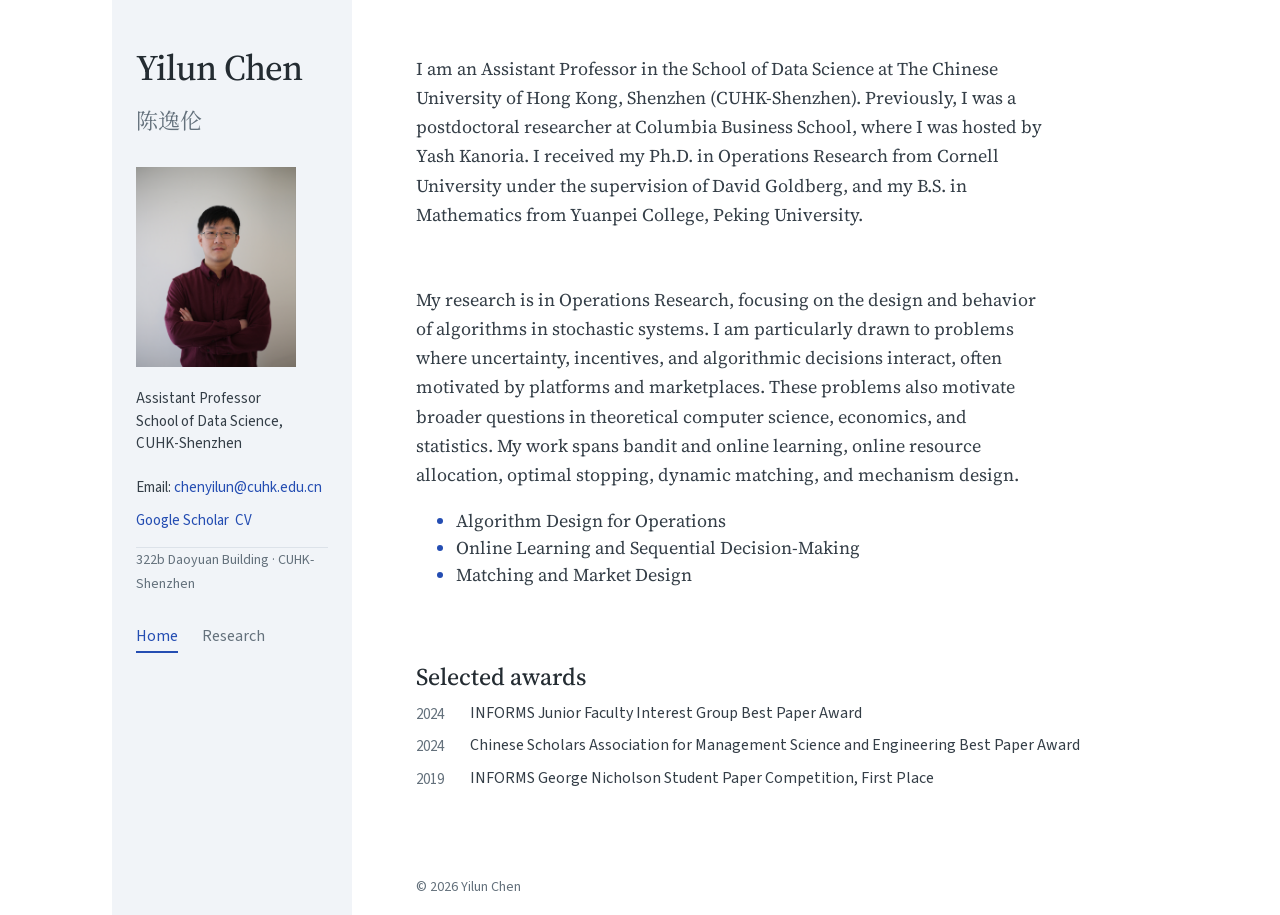
<file: preview/design-cobalt.html>
<!doctype html>
<html lang="en"><head><meta charset="utf-8"><meta name="viewport" content="width=device-width,initial-scale=1"><meta name="robots" content="noindex,nofollow"><title>Yilun Chen | Cobalt design preview</title><style>/* Reference-informed academic layout. All fonts and assets are local. */
:root{--ink:#202b35;--text:#38434c;--muted:#68727c;--accent:#315f83;--line:#e1e4e6;--paper:#fffefa;--soft:#f3f5f6;--serif:Georgia,'Times New Roman',serif;--sans:system-ui,-apple-system,'Segoe UI',sans-serif}
*{box-sizing:border-box}html{scroll-behavior:smooth;scroll-padding-top:6rem}body{background:var(--paper);color:var(--text);font-family:var(--sans);font-size:1rem;line-height:1.8}a{color:var(--accent);text-underline-offset:.2em;text-decoration-thickness:1px}a:hover{color:#183c5b}a:focus-visible,button:focus-visible,summary:focus-visible,input:focus-visible{outline:3px solid #ac7334;outline-offset:4px}h1,h2,h3{color:var(--ink)}h1,h2{font-family:var(--serif);font-weight:400}p{margin:0 0 1.1rem}.navbar{background:var(--paper);border-bottom:1px solid var(--line);padding:.8rem 0}.navbar>.container-fluid{max-width:1120px}.navbar-title{font-family:var(--serif);font-size:1.3rem;font-weight:400}.navbar-nav .nav-link{color:var(--muted);font-size:.9rem;margin-left:1.4rem}.navbar-nav .nav-link.active{color:var(--accent);text-decoration:underline;text-underline-offset:.5rem}#quarto-content.quarto-container{display:block;max-width:none}main.content{max-width:1120px;width:100%;margin:0 auto!important;padding:3.7rem 2rem 4rem}.quarto-title-block{display:none}.academic-layout{display:grid;grid-template-columns:230px minmax(0,1fr);gap:4.5rem;align-items:start}.profile-column{position:sticky;top:6rem}.portrait-panel{margin:0 0 1.6rem;max-width:210px}.headshot-rect{width:100%;height:auto;aspect-ratio:4/5;object-fit:cover;object-position:center 30%;border-radius:2px;display:block}.home-name{font-size:2.2rem;line-height:1.15;letter-spacing:-.035em;margin:0 0 1rem}.chinese-name{display:block;font-family:'Songti SC','SimSun',serif;font-size:1.1rem;color:var(--muted);letter-spacing:.12em;margin-top:.6rem}.appointment{font-size:.9rem;line-height:1.7;margin-bottom:1.2rem}.profile-links{display:flex;flex-direction:column;align-items:flex-start;gap:.35rem;font-size:.88rem}.profile-links a{text-decoration:none}.profile-links a:hover{text-decoration:underline}.office{font-size:.78rem;line-height:1.7;color:var(--muted);padding-top:1rem;margin-top:1.2rem;border-top:1px solid var(--line)}.eyebrow{text-transform:uppercase;font-size:.72rem;letter-spacing:.16em;color:var(--accent);font-weight:650;margin:0 0 .8rem}.home-section{padding:0 0 1.9rem;margin:0 0 1.9rem;border-bottom:1px solid var(--line)}.home-section:last-child{margin-bottom:0;border:0}.home-section h2{font-size:1.7rem;margin:0 0 1rem;padding:0;border:0;letter-spacing:-.02em}.home-section p{font-size:1rem;line-height:1.9}.home-section p:last-child{margin-bottom:0}.research-tags{display:grid;grid-template-columns:1fr 1fr;gap:.25rem 1.5rem;padding-left:1.1rem;margin:1.1rem 0;color:var(--text);font-size:.9rem}.research-tags li::marker{color:var(--accent)}.text-link{display:inline-block;font-size:.9rem;font-weight:600;margin-top:.4rem;text-decoration:none}.text-link:hover{text-decoration:underline}.award-list{list-style:none;padding:0;margin:0}.award-list li{display:grid;grid-template-columns:2.6rem 1fr;gap:.8rem;font-size:.89rem;line-height:1.75;margin-bottom:.9rem}.award-list span{color:var(--muted);font-size:.8rem;font-variant-numeric:tabular-nums;padding-top:.12rem}.nav-footer{border-top:1px solid var(--line);font-size:.78rem;color:var(--muted)}.research-header{max-width:800px;margin:0 auto;padding-bottom:1.4rem}.research-header h1{font-size:clamp(2rem,4vw,2.8rem);line-height:1.2;letter-spacing:-.035em;margin:.3rem 0 1rem}.research-intro{font-size:1.05rem;color:var(--muted);line-height:1.8}.research-header p:last-child{margin-bottom:0;font-size:.88rem}.research-nav,.search-control,.publication-section,#no-results{max-width:800px;margin-left:auto;margin-right:auto}.research-nav{display:flex;flex-wrap:wrap;gap:1.5rem;padding:1rem 0;border-top:1px solid var(--line);border-bottom:1px solid var(--line);font-size:.87rem}.research-nav a{text-decoration:none}.research-nav a:hover{text-decoration:underline}.search-control{padding:1rem 0 0;margin-bottom:2rem}.search-control label{display:block;font-size:.8rem;font-weight:600;margin-bottom:.4rem}.search-control input{width:100%;font:inherit;font-size:.9rem;padding:.6rem .8rem;border:1px solid #b7c2cb;background:transparent;border-radius:2px}.search-control p{font-size:.76rem;color:var(--muted);margin:.3rem 0 0}.publication-section{margin-top:2.7rem;margin-bottom:2.7rem}.publication-section h2{font-size:1.6rem;letter-spacing:-.02em;border-bottom:1px solid var(--line);padding-bottom:.8rem;margin-bottom:0}.section-count{font:400 .8rem var(--sans);color:var(--muted);margin-left:.5rem}.pubs{list-style:none;padding:0;margin:0}.paper{display:grid;grid-template-columns:3rem minmax(0,1fr);gap:1.5rem;padding:1.6rem 0;border-bottom:1px solid var(--line)}.paper-year{font-size:.8rem;color:var(--muted);font-variant-numeric:tabular-nums;padding-top:.2rem}.paper-title{font-family:var(--sans);font-size:1.08rem;font-weight:600;line-height:1.55;margin:0 0 .4rem}.paper-title a{text-decoration:none}.paper-title a:hover{text-decoration:underline}.authors-after{font-size:.9rem;color:var(--muted);margin:0 0 .35rem}.status-line{font-size:.85rem;margin:.2rem 0}.status-line b{font-weight:600}.teaser{font-size:.91rem;margin:.7rem 0 .5rem;line-height:1.8}.awards-list{font-size:.8rem;padding-left:1.1rem;margin:.4rem 0}.award-item.award{color:#7a5c30}.paper-abstract{font-size:.9rem;margin-top:.55rem}.paper-abstract summary{cursor:pointer;color:var(--accent);width:fit-content;font-size:.82rem;padding:.2rem 0}.paper-abstract[open]{background:var(--soft);padding:.8rem 1rem;border-left:2px solid #8ea7bb}.paper-abstract p{margin:.6rem 0 0;line-height:1.85;overflow-wrap:anywhere}.visually-hidden{position:absolute!important;width:1px;height:1px;padding:0;margin:-1px;overflow:hidden;clip:rect(0,0,0,0);white-space:nowrap;border:0}[hidden]{display:none!important}
@media(max-width:850px){.academic-layout{grid-template-columns:190px minmax(0,1fr);gap:2.7rem}.home-name{font-size:2rem}.research-tags{grid-template-columns:1fr}}
@media(max-width:650px){main.content{padding:2rem 1.25rem 3rem}.academic-layout{display:block}.profile-column{position:static;display:grid;grid-template-columns:minmax(0,1fr) 105px;column-gap:1rem;margin-bottom:2.1rem;padding-bottom:1.7rem;border-bottom:1px solid var(--line)}.portrait-panel{grid-column:2;grid-row:1/5;margin:0}.home-name{grid-column:1;grid-row:1;font-size:2rem;margin-bottom:.8rem}.chinese-name{font-size:1rem;margin-top:.5rem}.appointment{grid-column:1;grid-row:2;font-size:.82rem;margin-bottom:.7rem}.profile-links{grid-column:1;grid-row:3;font-size:.83rem;gap:.25rem}.office{grid-column:1/-1;margin:1rem 0 0;padding:0;border:0}.home-section{padding-bottom:1.6rem;margin-bottom:1.6rem}.home-section h2{font-size:1.5rem}.home-section p{font-size:.95rem}.research-tags{grid-template-columns:1fr 1fr;font-size:.82rem;gap:.3rem .7rem}.award-list li{font-size:.85rem;gap:.55rem}.navbar-nav .nav-link{margin-left:0}.paper{grid-template-columns:1fr;gap:.3rem;padding:1.3rem 0}.paper-title{font-size:1.03rem}.paper-year{font-size:.76rem}.research-nav{gap:1rem}.publication-section{margin-top:2rem}.paper-abstract[open]{padding:.6rem .75rem}.nav-footer{line-height:1.6}}
@media(max-width:360px){.research-tags{grid-template-columns:1fr}.home-name{font-size:1.8rem}.profile-column{grid-template-columns:minmax(0,1fr) 90px}}
@media(prefers-reduced-motion:reduce){html{scroll-behavior:auto}}
@media print{.navbar,.search-control,.research-nav,.nav-footer{display:none}main.content{padding:0;max-width:none}.profile-column{position:static}.academic-layout{grid-template-columns:170px 1fr;gap:2rem}.paper{break-inside:avoid}.paper-abstract{display:none}body{background:white;color:black}}

/* Minimal revision: a compact bibliography with optional detail. */
main.content{padding-top:2.5rem;padding-bottom:3rem}.home-section{border:0;padding:0;margin:0 0 1.5rem}.home-section h2{font-family:var(--sans);font-size:1rem;font-weight:600;margin:0 0 .75rem}.home-section p{line-height:1.75}.profile-links{flex-direction:row;flex-wrap:wrap;gap:.4rem 1rem}.office{border:0;padding:0;margin-top:.85rem}.research-header{padding:0;margin-bottom:1.3rem}.research-header h1{font-size:2rem;margin:0}.publication-section{margin-top:1.25rem;margin-bottom:1.6rem}.publication-section h2{font-family:var(--sans);font-size:1rem;font-weight:600;border:0;padding:0;margin:0 0 .55rem}.paper{display:block;border:0;padding:.55rem 0;margin:0}.paper-title{font-size:1rem;line-height:1.5;margin:0 0 .1rem;font-weight:600}.authors-after,.status-line{display:inline;font-size:.9rem;line-height:1.55;margin:0}.authors-after{margin-right:.65rem}.paper-abstract{margin-top:.15rem;font-size:.9rem}.paper-abstract summary{font-size:.85rem;padding:0;line-height:1.5}.paper-abstract[open]{background:transparent;border:0;padding:0}.paper-abstract[open] summary{margin-bottom:.4rem}.paper-abstract p{line-height:1.7;margin:.5rem 0}.paper-abstract .teaser{font-style:italic}.awards-list{font-size:.88rem}.award-list li{margin-bottom:.5rem}.navbar{border:0}.nav-footer{border:0}@media(max-width:650px){main.content{padding-top:1.5rem}.profile-column{margin-bottom:1.5rem;padding-bottom:1.2rem}.profile-links{flex-direction:column}.paper{padding:.55rem 0}.paper-title{font-size:1rem}.research-header h1{font-size:1.8rem}.home-section h2{font-size:1rem}}

/* Visible paper context with quiet separation, without cards or year labels. */
.paper{padding:.85rem 0 .9rem;border-bottom:1px solid var(--line);margin:0}.paper:last-child{border-bottom:0}.paper-title{font-size:1.03rem;line-height:1.5;margin:0 0 .2rem}.authors-after,.status-line{font-size:.9rem;line-height:1.6}.paper .teaser{font-size:.94rem;line-height:1.6;margin:.4rem 0 .3rem;color:var(--text);font-style:normal}.paper .awards-list{font-size:.88rem;line-height:1.55;margin:.3rem 0 .35rem;padding-left:1.15rem}.paper .award-item{margin:.12rem 0}.paper .award-item.award{color:#685135}.paper-abstract{margin-top:.3rem}.paper-abstract summary{font-size:.85rem;line-height:1.5}.publication-section h2{border-bottom:1px solid var(--line);padding-bottom:.5rem;margin-bottom:0}@media(max-width:650px){.paper{padding:.8rem 0 .85rem}.paper-title{font-size:1rem}.paper .teaser{font-size:.93rem}}

/* Tighter bibliography rhythm; all supporting information remains visible. */
.paper{padding:.65rem 0 .7rem}.paper-title{margin:0 0 .12rem;line-height:1.45}.authors-after,.status-line{line-height:1.45}.paper-body>.status-line::after{content:"";display:block;height:.2rem}.paper .teaser{display:inline;font-size:.94rem;line-height:1.5;margin:0}.paper-abstract{display:inline;margin:0 0 0 .45rem;font-size:.9rem;line-height:1.5}.paper-abstract summary{display:inline;list-style:none;font-size:.85rem;line-height:1.5;padding:0}.paper-abstract summary::-webkit-details-marker{display:none}.paper-abstract summary::before{content:"["}.paper-abstract summary::after{content:"]"}.paper-abstract[open]{display:block;margin:.35rem 0}.paper-abstract[open] summary{display:inline-block;margin-bottom:.2rem}.paper .awards-list{margin:.22rem 0 0;font-size:.88rem;line-height:1.45}.paper .award-item{margin:.05rem 0}.publication-section{margin-top:1.1rem;margin-bottom:1.3rem}@media(max-width:650px){.paper{padding:.65rem 0 .7rem}.paper .teaser{font-size:.93rem}}

body{margin:0}h1,h2,h3{padding:0}h2{line-height:1.35}.navbar>.container-fluid{margin:auto;padding:0 2rem;display:flex;align-items:center;justify-content:space-between;gap:1rem}.navbar-brand{text-decoration:none;color:var(--ink)}.navbar-nav{display:flex;gap:1.5rem;list-style:none;margin:0;padding:0}.navbar-nav .nav-link{margin:0;text-decoration:none}.nav-footer{max-width:1056px;margin:0 auto;padding:1.3rem 0;display:flex;justify-content:space-between;gap:1rem}summary{display:list-item}math{font-size:1em}figure{padding:0}img{max-width:100%}@media(max-width:650px){.navbar>.container-fluid{padding:0 1.25rem}.navbar-nav{gap:1rem}.nav-footer{margin:0 1.25rem;flex-direction:column;gap:.3rem}}.visually-hidden + .publication-section{margin-top:0}.paper-abstract{display:block;margin:.08rem 0 0}.paper-abstract summary{display:inline-block}.paper-disclosures{display:flex;flex-wrap:wrap;align-items:baseline;gap:0 .65rem;margin-top:.08rem}.paper-disclosures>.paper-abstract,.paper-extras{margin:0;line-height:1.5}.paper-disclosures>details[open]{flex-basis:100%;margin:.2rem 0}.paper-extras summary{display:inline-block;list-style:none;font-size:.85rem;color:var(--accent);cursor:pointer}.paper-extras summary::-webkit-details-marker{display:none}.extras-open{display:none}.paper-extras[open] .extras-closed{display:none}.paper-extras[open] .extras-open{display:inline}.paper-extras .awards-list{margin:.2rem 0 .4rem}.paper-heading{display:flex;flex-wrap:wrap;align-items:baseline;gap:0 .65rem}.paper-heading .paper-title{display:inline;margin-bottom:.12rem}.paper-meta-toggle{display:inline-block;font-size:.85rem;line-height:1.5;color:var(--muted)}.paper-meta-toggle summary{display:inline-flex;align-items:center;gap:.2rem;list-style:none;cursor:pointer;vertical-align:baseline;min-height:22px}.paper-meta-toggle summary::-webkit-details-marker{display:none}.paper-meta-toggle summary:hover{color:var(--accent)}.paper-meta-toggle svg{vertical-align:middle}.paper-meta-toggle[open]{flex-basis:100%;margin:.15rem 0 .3rem}.paper-meta-toggle ul{margin:.25rem 0 .35rem;padding-left:1.15rem;color:var(--text);font-size:.88rem;line-height:1.5}.publication-credit{font-size:.88rem;line-height:1.45;color:var(--muted);margin:.08rem 0 .2rem}.paper-abstract{display:block;margin:.08rem 0 0}.paper-abstract summary{display:inline-block}@media(pointer:coarse){.paper-meta-toggle summary{min-height:32px;min-width:32px}}.paper-more{display:block;margin:.02rem 0 .18rem;font-size:.85rem;line-height:1.45}.paper-more summary{display:inline-block;list-style:none;cursor:pointer;color:var(--muted)}.paper-more summary:hover{color:var(--accent)}.paper-more summary::-webkit-details-marker{display:none}.more-open{display:none}.paper-more[open] .more-closed{display:none}.paper-more[open] .more-open{display:inline}.paper-more ul{padding-left:1.15rem;margin:.25rem 0 .4rem;color:var(--text);font-size:.88rem;line-height:1.5}@media(pointer:coarse){.paper-more summary{min-height:32px;min-width:40px}}.paper-disclosures{display:flex;flex-wrap:wrap;align-items:baseline;gap:0 .65rem;margin-top:.08rem}.paper-disclosures>.paper-abstract,.paper-disclosures>.paper-more{margin:0;line-height:1.5}.paper-disclosures>details[open]{flex-basis:100%;margin:.2rem 0}.paper-more summary{font-size:.85rem}[hidden]{display:none!important}.paper-controls{display:flex;align-items:baseline;gap:.45rem;margin-top:.08rem}.paper-control-separator{color:var(--muted);font-size:.85rem;line-height:1.5;user-select:none}.paper-controls button,.panel-less{border:0;background:none;padding:0;color:var(--accent);font:inherit;font-size:.85rem;cursor:pointer;line-height:1.5}.paper-panel{font-size:.9rem;margin:.25rem 0 0}.paper-panel p{margin:.4rem 0;line-height:1.7}.paper-panel ul{padding-left:1.15rem;margin:.25rem 0}.panel-less{margin-top:.25rem}.panel-content:focus{outline:none}.paper-controls button[id$="-awards-button"],.paper-panel[id$="-awards"] li{color:#685135}:root{--ink:#24333b;--text:#38434c;--muted:#5f6b72;--accent:#315f6a;--line:#e2e4e1;--paper:#fffefa}.paper-title{font-family:var(--sans);font-weight:650;letter-spacing:-.01em}.paper-title a{color:var(--ink);text-decoration:none}.paper-title a:hover{color:var(--accent);text-decoration:underline}.authors-after,.publication-credit{color:var(--muted)}.publication-section h2{font-family:var(--sans);font-size:1.4rem;line-height:1.3;font-weight:650;letter-spacing:-.02em;color:var(--ink);padding-bottom:.55rem;margin-bottom:0}.paper-controls button[id$="-awards-button"],.paper-panel[id$="-awards"] li{color:#80632f}.navbar .site-identity{display:flex;align-items:baseline;flex-wrap:wrap;gap:.65rem;font-size:2.2rem;font-weight:400;line-height:1.15;letter-spacing:-.035em}.header-name{margin:0}.site-identity .chinese-name{font-size:1.1rem;letter-spacing:.12em;margin-top:0}.navbar nav{margin-left:auto}@media(max-width:650px){.navbar .site-identity{font-size:1.8rem}.site-identity .chinese-name{font-size:1rem}.navbar>.container-fluid{align-items:center}}</style><link rel="stylesheet" href="preview-font.css?v=typography-20261115"><style>#main .publication-section h2{font-size:22.4px;font-weight:600;letter-spacing:normal;line-height:1.2;margin-bottom:8px}#main .paper-title,#main .paper-title a{font-size:18px;font-weight:600;letter-spacing:normal;color:#315f83}.navbar .site-identity{display:flex;align-items:baseline;flex-wrap:wrap;gap:.65rem;font-size:2.2rem;font-weight:400;line-height:1.15;letter-spacing:-.035em}.header-name{margin:0}.site-identity .chinese-name{font-size:1.1rem;letter-spacing:.12em;margin-top:0}.navbar nav{margin-left:auto}@media(max-width:650px){.navbar .site-identity{font-size:1.8rem}.site-identity .chinese-name{font-size:1rem}.navbar>.container-fluid{align-items:center}}</style><style>/* Supporting information grouped under unchanged paper titles. */
#main .paper-support{padding-left:16px}
#main .paper-support>.status-line::after{content:"";display:block;height:.2rem}
#main .paper{padding-top:12px;padding-bottom:14px}
@media(max-width:650px){#main .paper-support{padding-left:12px}}
</style><style>
body{margin:0;background:#fff;--paper:#fff;--ink:#242c32;--text:#343e47;--muted:#64717c;--accent:#244db2;--line:#dce2e9}a{color:var(--accent)}a:hover{color:var(--ink)}main.content#main{max-width:none;margin:0!important;padding:0!important;width:auto}body .design-name{font-family:var(--serif);color:var(--ink);font-size:36px;line-height:1.1;letter-spacing:-.025em;text-decoration:none;display:block;font-weight:500}.design-chinese{font-family:'Noto Serif SC',serif;font-size:22px;color:var(--muted)}.design-nav{display:flex;gap:24px;margin:24px 0;font-size:16px}.design-nav a{text-decoration:none;color:var(--muted)}.design-nav a[aria-current=page]{color:var(--accent);box-shadow:0 2px var(--accent)}.profile-column{position:static}.portrait-panel{margin:0 0 20px;max-width:160px}.headshot-rect{border-radius:0}.profile-links{font-size:15px;gap:6px}.office{font-size:14px}.design-main{min-width:0}body main#main .home-section{margin-bottom:28px;padding-bottom:28px}body main#main .home-section p{max-width:70ch}body main#main .paper{padding:16px 0;margin:0;border-bottom:1px solid var(--line)}body main#main .paper-title,body main#main .paper-title a{color:var(--ink)}body main#main .paper-title a:hover{color:var(--accent)}body main#main .paper-controls button{color:var(--accent)}body main#main .publication-section{max-width:none;margin:0 0 36px}body main#main .publication-section h2{margin-bottom:8px}.paper-panel{background:transparent!important;border-left:2px solid var(--line);padding-left:18px!important}.nav-footer{margin:32px 0 0;padding:18px 0}.design-view[hidden]{display:none!important}.research-interest-list li::marker{color:var(--accent)}.award-list{color:var(--text)}
 .design-shell{display:grid;grid-template-columns:240px minmax(0,740px);gap:64px;max-width:1120px;margin:0 auto;padding:0 32px}.design-rail{background:#f1f4f8;padding:48px 24px;min-height:100vh}.design-identity{margin-bottom:28px}.design-chinese{display:block;margin-top:12px}.design-main{padding-top:54px}.design-rail .profile-column{margin:0}.design-nav{margin:26px 0 30px}.design-rail .appointment{line-height:1.5;font-size:15px}.design-rail .office{border-top:1px solid var(--line)}@media(max-width:760px){.design-shell{display:block;padding:0 22px}.design-rail{min-height:0;margin:0 -22px;padding:26px 22px}.design-rail .profile-column{display:grid;grid-template-columns:104px 1fr;column-gap:20px}.design-rail .portrait-panel{grid-row:1/4;margin:0;max-width:104px}.design-rail .appointment{margin:0 0 10px}.design-rail .office{grid-column:2;margin:10px 0 0;padding:10px 0 0}.design-identity{margin-bottom:20px}.design-chinese{display:inline-block;margin:8px 0 0}.design-nav{margin:20px 0 0}.design-main{padding-top:28px}body .design-name{font-size:34px}}</style></head><body><div class="design-shell"><aside class="design-rail"><div class="design-identity"><a class="design-name" href="#home">Yilun Chen</a><span class="design-chinese">陈逸伦</span></div><aside class="profile-column" aria-label="Profile and contact">
<figure class="portrait-panel">
<img src="https://yilun1225.github.io/assets/me.jpg" alt="Yilun Chen" class="headshot-rect" width="420" height="525">
</figure>


<p class="appointment">
Assistant Professor<br>
School of Data Science, CUHK-Shenzhen
</p>

<div class="profile-links" aria-label="Contact and academic profiles">
<span>Email: <a href="mailto:chenyilun@cuhk.edu.cn">chenyilun@cuhk.edu.cn</a></span>
<a href="https://scholar.google.com/citations?user=zay6W5kAAAAJ&amp;hl=en">Google Scholar</a>
<a href="Yilun_Chen_CV.pdf">CV</a>

</div>
<p class="office">322b Daoyuan Building · CUHK-Shenzhen</p>

</aside><nav class="design-nav" aria-label="Main navigation"><a href="#home" data-view="home">Home</a><a href="#research" data-view="research">Research</a></nav></aside><div class="design-main"><main class="content" id="main"><div id="home" class="design-view home-body">

<section class="home-section">

<div>
<p>
I am an Assistant Professor in the School of Data Science at The Chinese University of Hong Kong, Shenzhen (CUHK-Shenzhen). Previously, I was a postdoctoral researcher at Columbia Business School, where I was hosted by Yash Kanoria. I received my Ph.D. in Operations Research from Cornell University under the supervision of David Goldberg, and my B.S. in Mathematics from Yuanpei College, Peking University.
</p>
</div>
</section>

<section class="home-section">

<div>
<p>
My research is in Operations Research, focusing on the design and behavior of algorithms in stochastic systems. I am particularly drawn to problems where uncertainty, incentives, and algorithmic decisions interact, often motivated by platforms and marketplaces. These problems also motivate broader questions in theoretical computer science, economics, and statistics. My work spans bandit and online learning, online resource allocation, optimal stopping, dynamic matching, and mechanism design.</p><ul class="research-interest-list"><li>Algorithm Design for Operations</li><li>Online Learning and Sequential Decision-Making</li><li>Matching and Market Design</li></ul>


</div>
</section>

<section class="home-section awards-home">
<h2>Selected awards</h2>
<div>
<ul class="award-list compact">
<li><span>2024</span> INFORMS Junior Faculty Interest Group Best Paper Award</li>
<li><span>2024</span> Chinese Scholars Association for Management Science and Engineering Best Paper Award</li>
<li><span>2019</span> INFORMS George Nicholson Student Paper Competition, First Place</li>
</ul>
</div>
</section>
</div><div id="research" class="design-view" hidden>




<h1 class="visually-hidden">Research</h1>



<section class="publication-section" id="working-papers"><h2>Working papers</h2><ol class="pubs">
<li class="paper"><div class="paper-body"><h3 class="paper-title"><a href="https://papers.ssrn.com/sol3/papers.cfm?abstract_id=7516598">Beyond Hindsight: A Constant-Loss Framework for Dynamic Resource Allocation</a></h3><div class="paper-support"><p class="authors-after">with Wenjia Wang</p><div class="status-line">2026</div><p class="teaser">CE acheives constant loss against DP under smoothness and non-degeneracy, even with correlation!</p><div class="paper-controls"><button type="button" id="p1-abstract-button" aria-expanded="false" aria-controls="p1-abstract" data-panel="p1-abstract">Abstract</button></div><section class="paper-panel" id="p1-abstract" aria-labelledby="p1-abstract-button" hidden><div tabindex="-1" class="panel-content"><p>We study stochastic dynamic resource allocation with continuously
distributed rewards. We develop an analytical framework that bounds the
additive performance loss of threshold policies directly against the
dynamic-programming (DP) optimum. The framework reduces this comparison
to controlling the Bellman residual of a tractable value approximation
and the discrepancy between its induced thresholds and those used by the
policy. Applying this framework, we show that the classical
certainty-equivalent (CE) policy incurs a constant expected loss,
independent of the time horizon, under suitable regularity and
non-degeneracy conditions. We showcase the power of this framework in
the multi-secretary problem with our guarantee covering i.i.d.,
independent but non-identically distributed, and Markov-modulated
rewards. We also provide an extension to online linear programming
problem, demonstrating its capability of handling multi-dimensional
problems beyond multi-secretary. Together, these results sharpen our
understanding of CE and establish its near-optimality for dynamic
resource allocation problems across a substantially broader class of
stochastic models.</p></div><button type="button" class="panel-less" data-close="p1-abstract-button">[Less]</button></section></div></div></li>
<li class="paper"><div class="paper-body"><h3 class="paper-title"><a href="https://arxiv.org/pdf/2608.01069v2">Sharp Characterizatioin of Bias in Post-Bandit Inference</a></h3><div class="paper-support"><p class="authors-after">with Lisu Wang and Jiaqi Lu</p><div class="status-line">2026</div><p class="publication-credit">Short version in NeurIPS 2026 Workshop MLxOR</p><p class="teaser">A precise quantification of sample mean bias of data collected from bandit experiments.</p><div class="paper-controls"><button type="button" id="p2-abstract-button" aria-expanded="false" aria-controls="p2-abstract" data-panel="p2-abstract">Abstract</button></div><section class="paper-panel" id="p2-abstract" aria-labelledby="p2-abstract-button" hidden><div tabindex="-1" class="panel-content"><p>Bandit algorithms generate data for downstream inference, but
adaptive sampling biases post-bandit sample means. We analyze this bias
for stable index algorithms, including <code>UCB1</code> and its
generalizations, and derive sharp leading-order expressions for the
sample-mean bias and expected
<math display="inline" xmlns="http://www.w3.org/1998/Math/MathML"><semantics><mi>Z</mi><annotation encoding="application/x-tex">Z</annotation></semantics></math>-statistic.
Our characterization reveals the algorithmic origin of bias through a
key index-function-dependent quantity, which we term <em>effective
exploration rate</em>. For example, under <code>UCB1</code>, the
effective exploration rate is of order
<math display="inline" xmlns="http://www.w3.org/1998/Math/MathML"><semantics><msqrt><mrow><mo>log</mo><mi>T</mi></mrow></msqrt><annotation encoding="application/x-tex">\sqrt{\log T}</annotation></semantics></math>,
and the standardized bias of any arm (that is not uniquely optimal)
decays at the extremely slow rate
<math display="inline" xmlns="http://www.w3.org/1998/Math/MathML"><semantics><mrow><mn>1</mn><mi>/</mi><msqrt><mrow><mo>log</mo><mi>T</mi></mrow></msqrt></mrow><annotation encoding="application/x-tex">1/\sqrt{\log T}</annotation></semantics></math>.
We also show how the choice of the index function affects both regret
and bias, which reveals a regret-bias trade-off: more exploratory
algorithm reduces bias but increases regret. Our sharp characterization
for bias uses a novel empirical fluid approximation of the algorithm’s
sampling dynamics, which may be of independent interest.</p></div><button type="button" class="panel-less" data-close="p2-abstract-button">[Less]</button></section></div></div></li>
<li class="paper"><div class="paper-body"><h3 class="paper-title"><a href="https://arxiv.org/pdf/2602.07472">Bandit Allocational Instability</a></h3><div class="paper-support"><p class="authors-after">with Jiaqi Lu</p><div class="status-line">2026, under revision</div><p class="publication-credit">Preliminary in ACM EC'26</p><p class="teaser">A fundamental tradeoff between regret and the variability of pull allocation in bandit learning.</p><div class="paper-controls"><button type="button" id="p3-abstract-button" aria-expanded="false" aria-controls="p3-abstract" data-panel="p3-abstract">Abstract</button></div><section class="paper-panel" id="p3-abstract" aria-labelledby="p3-abstract-button" hidden><div tabindex="-1" class="panel-content"><p>When multi-armed bandit (MAB) algorithms allocate pulls among
competing arms, the resulting allocation can exhibit huge variation.
This is particularly harmful in modern applications such as
learning-enhanced platform operations and statistical inference using
bandit-collected data. Thus motivated, we introduce a new performance
metric of MAB algorithms termed allocation variability, which is the
largest (over arms) standard deviation of an arm’s number of pulls. We
establish a fundamental trade-off between allocation variability and
regret, the canonical performance metric of reward maximization. In
particular, for any algorithm, the worst-case regret
<math display="inline" xmlns="http://www.w3.org/1998/Math/MathML"><semantics><msub><mi>R</mi><mi>T</mi></msub><annotation encoding="application/x-tex">R_T</annotation></semantics></math>
and worst-case allocation variability
<math display="inline" xmlns="http://www.w3.org/1998/Math/MathML"><semantics><msub><mi>S</mi><mi>T</mi></msub><annotation encoding="application/x-tex">S_T</annotation></semantics></math>
must satisfy
<math display="inline" xmlns="http://www.w3.org/1998/Math/MathML"><semantics><mrow><msub><mi>R</mi><mi>T</mi></msub><msub><mi>S</mi><mi>T</mi></msub><mo>=</mo><mi>Ω</mi><mrow><mo stretchy="true" form="prefix">(</mo><msup><mi>T</mi><mrow><mn>3</mn><mi>/</mi><mn>2</mn></mrow></msup><mo stretchy="true" form="postfix">)</mo></mrow></mrow><annotation encoding="application/x-tex">R_T   S_T=\Omega(T^{3/2})</annotation></semantics></math>
as
<math display="inline" xmlns="http://www.w3.org/1998/Math/MathML"><semantics><mrow><mi>T</mi><mo>→</mo><mi>∞</mi></mrow><annotation encoding="application/x-tex">T \to \infty</annotation></semantics></math>,
as long as
<math display="inline" xmlns="http://www.w3.org/1998/Math/MathML"><semantics><mrow><msub><mi>R</mi><mi>T</mi></msub><mo>=</mo><mi>o</mi><mrow><mo stretchy="true" form="prefix">(</mo><mi>T</mi><mo stretchy="true" form="postfix">)</mo></mrow></mrow><annotation encoding="application/x-tex">R_T=o(T)</annotation></semantics></math>.
This indicates that any minimax regret-optimal algorithm must incur
worst-case allocation variability
<math display="inline" xmlns="http://www.w3.org/1998/Math/MathML"><semantics><mrow><mi>Θ</mi><mrow><mo stretchy="true" form="prefix">(</mo><mi>T</mi><mo stretchy="true" form="postfix">)</mo></mrow></mrow><annotation encoding="application/x-tex">\Theta(T)</annotation></semantics></math>,
the largest possible scale; while any algorithm with sublinear
worst-case regret must necessarily incur
<math display="inline" xmlns="http://www.w3.org/1998/Math/MathML"><semantics><mrow><msub><mi>S</mi><mi>T</mi></msub><mo>=</mo><mi>ω</mi><mrow><mo stretchy="true" form="prefix">(</mo><msqrt><mi>T</mi></msqrt><mo stretchy="true" form="postfix">)</mo></mrow></mrow><annotation encoding="application/x-tex">S_T= \omega(\sqrt{T})</annotation></semantics></math>.
We further show that this lower bound is essentially tight, and that any
point on the Pareto frontier
<math display="inline" xmlns="http://www.w3.org/1998/Math/MathML"><semantics><mrow><msub><mi>R</mi><mi>T</mi></msub><msub><mi>S</mi><mi>T</mi></msub><mo>=</mo><mi>Θ</mi><mrow><mo stretchy="true" form="prefix">(</mo><msup><mi>T</mi><mrow><mn>3</mn><mi>/</mi><mn>2</mn></mrow></msup><mo stretchy="true" form="postfix">)</mo></mrow></mrow><annotation encoding="application/x-tex">R_T  S_T=\Theta(T^{3/2})</annotation></semantics></math>
can be achieved (up to a polylogarithmic factor in T) by a simple
tunable algorithm UCB-f, a generalization of the classic UCB1. Finally,
we discuss implications for platform operations and for statistical
inference, when bandit algorithms are used. As a byproduct of our
result, we resolve an open question of Praharaj and Khamaru (2025).</p></div><button type="button" class="panel-less" data-close="p3-abstract-button">[Less]</button></section></div></div></li>
<li class="paper"><div class="paper-body"><h3 class="paper-title"><a href="https://arxiv.org/pdf/2503.04855">A Characterization of Sample Adaptivity in UCB Data</a></h3><div class="paper-support"><p class="authors-after">with Jiaqi Lu</p><div class="status-line">2025</div><p class="publication-credit">Short version in NeurIPS 2026 Workshop MLxOR</p><p class="teaser">How far does bandit-collected data deviate from i.i.d.-sampling?</p><div class="paper-controls"><button type="button" id="p4-abstract-button" aria-expanded="false" aria-controls="p4-abstract" data-panel="p4-abstract">Abstract</button></div><section class="paper-panel" id="p4-abstract" aria-labelledby="p4-abstract-button" hidden><div tabindex="-1" class="panel-content"><p>We characterize a joint CLT of the number of pulls and the sample
mean reward of the arms in a stochastic two-armed bandit environment
under UCB algorithms. Several implications of this result are in place:
(1) a nonstandard CLT of the number of pulls hence pseudo-regret that
smoothly interpolates between a standard form in the large arm gap
regime and a slow-concentration form in the small arm gap regime, and
(2) a heuristic derivation of the sample bias up to its leading order
from the correlation between the number of pulls and sample means. Our
analysis framework is based on a novel perturbation analysis, which is
of broader interest on its own.</p></div><button type="button" class="panel-less" data-close="p4-abstract-button">[Less]</button></section></div></div></li>
<li class="paper"><div class="paper-body"><h3 class="paper-title"><a href="https://arxiv.org/pdf/2508.13458">Online Stochastic Packing with General Correlations</a></h3><div class="paper-support"><p class="authors-after">with Sabri Cetin and David A. Goldberg</p><div class="status-line">2025, under revision</div><p class="teaser">A constant-time approximation algorithm for online packing under arbitrary dependence.</p><div class="paper-controls"><button type="button" id="p5-abstract-button" aria-expanded="false" aria-controls="p5-abstract" data-panel="p5-abstract">Abstract</button></div><section class="paper-panel" id="p5-abstract" aria-labelledby="p5-abstract-button" hidden><div tabindex="-1" class="panel-content"><p>There has been a growing interest in studying online stochastic
packing under more general correlation structures, motivated by the
complex data sets and models driving modern applications. Several past
works either assume correlations are weak or have a particular
structure, have a complexity scaling with the number of Markovian
‘states of the world’ (which may be exponentially large e.g.&nbsp;in the case
of full history dependence), scale poorly with the horizon T, or make
additional continuity assumptions. Surprisingly, we show that for all 𝜖,
the online stochastic packing linear programming problem with general
correlations (suitably normalized and with sparse columns) has an
approximately optimal policy (with optimality gap
<math display="inline" xmlns="http://www.w3.org/1998/Math/MathML"><semantics><mrow><mi>ϵ</mi><mi>T</mi></mrow><annotation encoding="application/x-tex">\epsilon T</annotation></semantics></math>)
whose per-decision runtime scales as the time to simulate a single
sample path of the underlying stochastic process (assuming access to a
Monte Carlo simulator), multiplied by a constant independent of the
horizon or number of Markovian states.We derive analogous results for
network revenue management, and online bipartite matching and
independent set in bounded-degree graphs, by rounding. Our algorithms
implement stochastic gradient methods in a novel on-the-fly/recursive
manner for the associated massive deterministic-equivalent linear
program on the corresponding probability space.</p></div><button type="button" class="panel-less" data-close="p5-abstract-button">[Less]</button></section></div></div></li>
<li class="paper"><div class="paper-body"><h3 class="paper-title"><a href="https://arxiv.org/pdf/2501.01716">Beyond Non-Degeneracy: Revisiting Certainty Equivalent Heuristic for Online Linear Programming</a></h3><div class="paper-support"><p class="authors-after">with Wenjia Wang</p><div class="status-line">2025, under revision</div><p class="teaser">Is non-degeneracy really essential for CE to achieve low regret?</p><div class="paper-controls"><button type="button" id="p6-abstract-button" aria-expanded="false" aria-controls="p6-abstract" data-panel="p6-abstract">Abstract</button></div><section class="paper-panel" id="p6-abstract" aria-labelledby="p6-abstract-button" hidden><div tabindex="-1" class="panel-content"><p>The Certainty Equivalent (CE) heuristic is a widely-used algorithm
for various dynamic resource allocation problems in OR and OM. Despite
its popularity, existing theoretical guarantees of CE are limited to
settings satisfying restrictive fluid regularity conditions,
particularly, the non-degeneracy conditions, under the widely held
belief that the violation of such conditions leads to performance
deterioration and necessitates algorithmic innovation beyond CE. In this
work, we conduct a refined performance analysis of CE within the general
framework of online linear programming. We show that CE achieves
uniformly near-optimal regret (up to a polylogarithmic factor in T)
under only mild assumptions on the underlying distribution, without
relying on any fluid regularity conditions. Our result implies that,
contrary to prior belief, CE effectively beats the curse of degeneracy
for a wide range of problem instances with continuous conditional reward
distributions, highlighting the distinction of the problem’s structure
between discrete and non-discrete settings. Our explicit regret bound
interpolates between the mild
<math display="inline" xmlns="http://www.w3.org/1998/Math/MathML"><semantics><msup><mrow><mo stretchy="true" form="prefix">(</mo><mo>log</mo><mi>T</mi><mo stretchy="true" form="postfix">)</mo></mrow><mn>2</mn></msup><annotation encoding="application/x-tex">(\log T)^2</annotation></semantics></math>
regime and the worst-case
<math display="inline" xmlns="http://www.w3.org/1998/Math/MathML"><semantics><msqrt><mi>T</mi></msqrt><annotation encoding="application/x-tex">\sqrt{T}</annotation></semantics></math>
regime with a parameter
<math display="inline" xmlns="http://www.w3.org/1998/Math/MathML"><semantics><mi>β</mi><annotation encoding="application/x-tex">\beta</annotation></semantics></math>
quantifying the minimal rate of probability accumulation of the
conditional reward distributions, generalizing prior findings in the
multisecretary setting. To achieve these results, we develop novel
algorithmic analytical techniques. Drawing tools from the empirical
processes theory, we establish strong concentration analysis of the
solutions to random linear programs, leading to improved regret analysis
under significantly relaxed assumptions. These techniques may find
potential applications in broader online and offline stochastic
decision-making contexts.</p></div><button type="button" class="panel-less" data-close="p6-abstract-button">[Less]</button></section></div></div></li>
</ol></section>
<section class="publication-section" id="published"><h2>Published and accepted</h2><ol class="pubs">
<li class="paper"><div class="paper-body"><h3 class="paper-title"><a href="https://papers.ssrn.com/sol3/papers.cfm?abstract_id=4727705">Managing Newsvendors via Demand Shifting</a></h3><div class="paper-support"><p class="authors-after">with Jiaqi Lu</p><div class="status-line"><i><b>Operations Research</b></i>, 2026 (advance online publication) <a href="https://doi.org/10.1287/opre.2024.1396">[link]</a></div><p class="publication-credit">Preliminary in ACM EC'24</p><p class="teaser">Demand reshaping is a powerful control lever.</p><div class="paper-controls"><button type="button" id="p7-abstract-button" aria-expanded="false" aria-controls="p7-abstract" data-panel="p7-abstract">Abstract</button><span class="paper-control-separator" aria-hidden="true">|</span><button type="button" id="p7-more-button" aria-expanded="false" aria-controls="p7-more" data-panel="p7-more">More</button></div><section class="paper-panel" id="p7-abstract" aria-labelledby="p7-abstract-button" hidden><div tabindex="-1" class="panel-content"><p>The increasingly prevalent ‘fulfillment by platform‘ practice in the
digital economy presents platforms with the unique challenge of managing
their third-party sellers’ autonomous inventory decision-making. In this
work, we explore a novel idea to mitigate this challenge through nudging
demand among sellers, which reshapes their perceived demand and
incentivizes them to make platform-favorable inventory decisions. To
this end, we study a stylized Stackelberg game between a platform and a
continuum of third-party sellers selling substitutable products on the
platform. The platform aims to design a demand nudging policy to
maximize her profit, while the sellers, in response, determine their
inventory according to the post-nudge demand in a newsvendor manner. We
establish in closed form the platform’s optimal policy. It employs a
simple cut-off structure called defluctuating and resembles risk pooling
in the centralization setting where the platform can make joint
demand-substitution and inventory decisions. Despite the power of this
control on the off-equilibrium path, we show that it is Pareto-improving
for both the platform and the sellers under a mild condition.
Furthermore, when the products are substitutable enough, the platform
can achieve the centralization benchmark. On the contrary, if the
products are not substitutable enough, the platform’s service level to
the customers may, in certain primitive regimes, decrease.</p></div><button type="button" class="panel-less" data-close="p7-abstract-button">[Less]</button></section><section class="paper-panel" id="p7-more" aria-labelledby="p7-more-button" hidden><div tabindex="-1" class="panel-content"><ul><li>ACM EC'24 version <a href="https://dl.acm.org/doi/10.1145/3670865.3673568">[link]</a></li></ul></div><button type="button" class="panel-less" data-close="p7-more-button">[Less]</button></section></div></div></li>
<li class="paper"><div class="paper-body"><h3 class="paper-title"><a href="https://arxiv.org/pdf/1807.02227">Polynomial time algorithm for optimal stopping with fixed accuracy</a></h3><div class="paper-support"><p class="authors-after">with David A. Goldberg</p><div class="status-line"><i><b>Stochastic Systems</b></i>, 2026 <a href="https://doi.org/10.1287/stsy.2024.0075">[link]</a></div><p class="teaser">PTAS for optimal stopping under arbitrary dependence.</p><div class="paper-controls"><button type="button" id="p8-abstract-button" aria-expanded="false" aria-controls="p8-abstract" data-panel="p8-abstract">Abstract</button><span class="paper-control-separator" aria-hidden="true">|</span><button type="button" id="p8-awards-button" aria-expanded="false" aria-controls="p8-awards" data-panel="p8-awards">Awards</button></div><section class="paper-panel" id="p8-abstract" aria-labelledby="p8-abstract-button" hidden><div tabindex="-1" class="panel-content"><p>The optimal stopping (OS) problem is important to multiple academic
communities and applications. Modern OS tasks often have long horizon
and complicated, high-dimensional dynamics, making them especially
challenging. Standard dynamic programming (DP) formulation has
computational cost scaling exponentially in the horizon and the
underlying dimension, suffering from the curse of dimensionality. In
this work, we develop a novel expansion representation of the optimal
stopping value that deviates from the DP formulation. Truncating this
expansion yields a simulation-based algorithm that returns an  -optimal
solution (both stopping policies and approximate optimal values) with
computational complexity scaling polynomially in the time horizon and
the underlying dimension. Our approach is closely related to the
martingale duality of OS, which may be of independent theoretical
interest.</p></div><button type="button" class="panel-less" data-close="p8-abstract-button">[Less]</button></section><section class="paper-panel" id="p8-awards" aria-labelledby="p8-awards-button" hidden><div tabindex="-1" class="panel-content"><ul><li>First Place, 2019 INFORMS Nicholson Student Paper Competition</li><li>Finalist, 2018 INFORMS Section on Finance Student Best Paper Award</li></ul></div><button type="button" class="panel-less" data-close="p8-awards-button">[Less]</button></section></div></div></li>
<li class="paper"><div class="paper-body"><h3 class="paper-title"><a href="https://papers.ssrn.com/sol3/papers.cfm?abstract_id=4586771">Incentivizing Resource Pooling</a></h3><div class="paper-support"><p class="authors-after">with Chen Chen and Pengyu Qian</p><div class="status-line"><i><b>Management Science</b></i>, 2026 <a href="https://doi.org/10.1287/mnsc.2023.03550">[link]</a></div><p class="publication-credit">Preliminary in ACM EC'24</p><p class="teaser">A token mechanism that aligns self-interested servers to collectively achieve centralized efficiency.</p><div class="paper-controls"><button type="button" id="p9-abstract-button" aria-expanded="false" aria-controls="p9-abstract" data-panel="p9-abstract">Abstract</button><span class="paper-control-separator" aria-hidden="true">|</span><button type="button" id="p9-awards-button" aria-expanded="false" aria-controls="p9-awards" data-panel="p9-awards">Awards</button><span class="paper-control-separator" aria-hidden="true">|</span><button type="button" id="p9-more-button" aria-expanded="false" aria-controls="p9-more" data-panel="p9-more">More</button></div><section class="paper-panel" id="p9-abstract" aria-labelledby="p9-abstract-button" hidden><div tabindex="-1" class="panel-content"><p>Resource pooling improves system efficiency drastically in large
stochastic systems, but its effective implementation in decentralized
systems remains relatively underexplored. This paper studies how to
incentivize resource pooling when agents are self-interested, and their
states are private information. Our primary motivation is applications
in the design of decentralized computing markets, among others. We study
a standard multi-server queueing model in which each server is
associated with an M/M/1 queue and aims to minimize its time-average job
holding and processing costs. We design a simple token-based mechanism
where servers can earn tokens by offering help and spend tokens to
request help from other servers, all in their self-interest. The
mechanism induces a complex game among servers. We employ the fluid
mean-field equilibrium (FMFE) concept to analyze the system, combining
mean-field approximation with fluid relaxation. This framework enables
us to derive a closed-form characterization of servers’ FMFE strategies.
We show that these FMFE strategies approximate well the servers’
rational behavior. We leverage this framework to optimize the design of
the mechanism and present our main results: As the number of servers
increases, the proposed mechanism incentivizes complete resource
pooling—that is, the system dynamics and performance under our mechanism
match those under centralized control. Finally, we show that our
mechanism achieves the first-best performance even when helping others
incurs higher job processing costs and remains nearly optimal in
settings with heterogeneous servers.</p></div><button type="button" class="panel-less" data-close="p9-abstract-button">[Less]</button></section><section class="paper-panel" id="p9-awards" aria-labelledby="p9-awards-button" hidden><div tabindex="-1" class="panel-content"><ul><li>First Place, 2024 INFORMS JFIG Best Paper Competition</li><li>First Prize, 2024 CSAMSE Best Paper Award</li></ul></div><button type="button" class="panel-less" data-close="p9-awards-button">[Less]</button></section><section class="paper-panel" id="p9-more" aria-labelledby="p9-more-button" hidden><div tabindex="-1" class="panel-content"><ul><li>MSOM Service Management SIG 2024</li><li>ACM EC'24 version <a href="https://dl.acm.org/doi/10.1145/3670865.3673450">[link]</a></li></ul></div><button type="button" class="panel-less" data-close="p9-more-button">[Less]</button></section></div></div></li>
<li class="paper"><div class="paper-body"><h3 class="paper-title"><a href="https://papers.ssrn.com/sol3/papers.cfm?abstract_id=4451799">Feature-Based Dynamic Matching</a></h3><div class="paper-support"><p class="authors-after">with Yash Kanoria, Akshit Kumar and Wenxin Zhang</p><div class="status-line"><i><b>Operations Research</b></i>, 2026 <a href="https://doi.org/10.1287/opre.2024.0730">[link]</a></div><p class="publication-credit">Preliminary in ACM EC'23</p><p class="teaser">A lightweight MPC-inspired algorithm with near-optimal matching performance.</p><div class="paper-controls"><button type="button" id="p10-abstract-button" aria-expanded="false" aria-controls="p10-abstract" data-panel="p10-abstract">Abstract</button><span class="paper-control-separator" aria-hidden="true">|</span><button type="button" id="p10-awards-button" aria-expanded="false" aria-controls="p10-awards" data-panel="p10-awards">Awards</button><span class="paper-control-separator" aria-hidden="true">|</span><button type="button" id="p10-more-button" aria-expanded="false" aria-controls="p10-more" data-panel="p10-more">More</button></div><section class="paper-panel" id="p10-abstract" aria-labelledby="p10-abstract-button" hidden><div tabindex="-1" class="panel-content"><p>Motivated by matching platforms that match agents in a centralized
manner, we study dynamic two-sided matching in a setting where both
customers (demand) and service providers (supply) are heterogeneous and
the pool of service providers is limited. We model heterogeneity on the
two sides of the market by demand weight vectors drawn i.i.d. from some
distribution, and supply feature vectors drawn i.i.d. from a (possibly)
different distribution. The matching of a demand-supply pair generates a
matching value that depends on their weight and feature vectors. We
adopt a notion of regret, specifically the additive loss relative to the
value (per match) achievable in the limiting hindsight optimum as our
performance metric for matching policies. Simple myopic policies suffer
non-vanishing regret in large markets. We propose a forward-looking
supply-aware policy dubbed Simulate-Optimize-Assign-Repeat (SOAR) which
balances between producing high match value for the current match and
preserving valuable supply for future customers. We prove that SOAR
achieves the optimal regret scaling under different assumptions on the
demand and supply distributions. En-route to proving our guarantees we
develop a novel framework for analyzing the performance of our SOAR
policy which may be of broader interest. As a corollary of our
techniques, we also resolve an open problem posed in Kanoria [2022].</p></div><button type="button" class="panel-less" data-close="p10-abstract-button">[Less]</button></section><section class="paper-panel" id="p10-awards" aria-labelledby="p10-awards-button" hidden><div tabindex="-1" class="panel-content"><ul><li>First Place, 2024 INFORMS RMP Jeff McGill Student Paper Competition (awarded to Akshit Kumar)</li><li>Third Place, 2025 Michael H. Rothkopf Junior Research Paper Prize (awarded to Akshit Kumar)</li></ul></div><button type="button" class="panel-less" data-close="p10-awards-button">[Less]</button></section><section class="paper-panel" id="p10-more" aria-labelledby="p10-more-button" hidden><div tabindex="-1" class="panel-content"><ul><li>ACM EC'23 version <a href="https://dl.acm.org/doi/10.1145/3580507.3597797">[link]</a> | <a href="https://nickarnosti.com/blog/soar/">Nick Arnosti's blog</a></li></ul></div><button type="button" class="panel-less" data-close="p10-more-button">[Less]</button></section></div></div></li>
</ol></section>





</div></main><footer class="nav-footer"><span>© 2026 Yilun Chen</span></footer></div></div><script>document.addEventListener('click',function(e){const open=e.target.closest('[data-panel]');const close=e.target.closest('[data-close]');if(open){const paper=open.closest('.paper');paper.querySelector('.paper-controls').hidden=true;open.setAttribute('aria-expanded','true');const panel=document.getElementById(open.dataset.panel);panel.hidden=false;panel.querySelector('.panel-content').focus();}else if(close){const panel=close.closest('.paper-panel');panel.hidden=true;const button=document.getElementById(close.dataset.close);button.setAttribute('aria-expanded','false');button.closest('.paper-controls').hidden=false;button.focus();}});;function showView(){const view=location.hash==='#research'?'research':'home';document.querySelectorAll('.design-view').forEach(el=>el.hidden=el.id!==view);document.querySelectorAll('[data-view]').forEach(el=>{if(el.dataset.view===view)el.setAttribute('aria-current','page');else el.removeAttribute('aria-current');});}addEventListener('hashchange',()=>{showView();window.scrollTo({top:0,behavior:'instant'});});showView();</script></body></html>
</file>
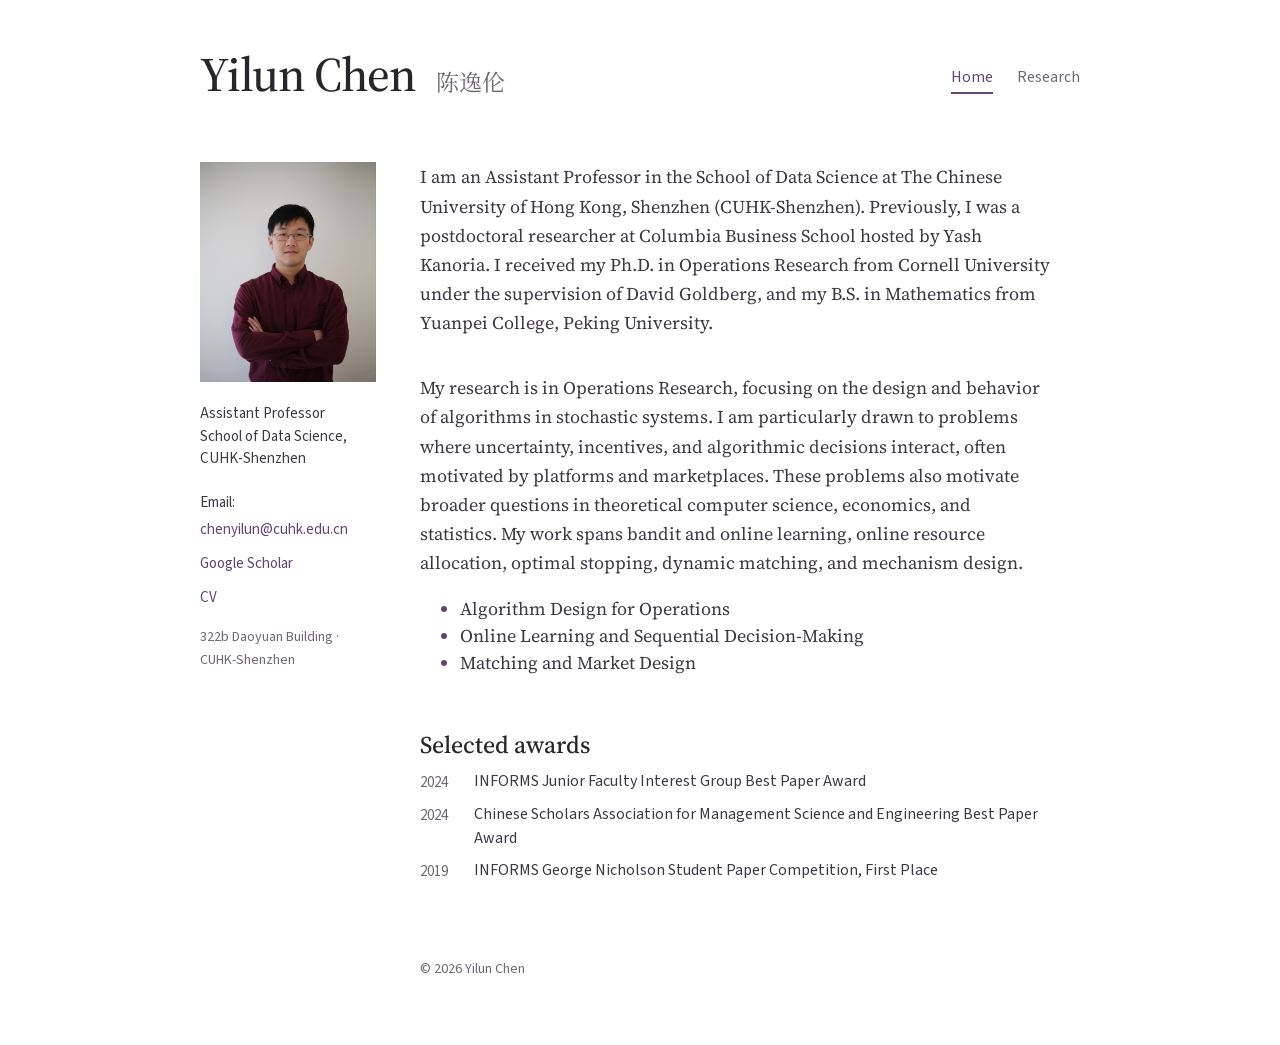
<file: preview/design-violet.html>
<!doctype html>
<html lang="en"><head><meta charset="utf-8"><meta name="viewport" content="width=device-width,initial-scale=1"><meta name="robots" content="noindex,nofollow"><title>Yilun Chen | Violet design preview</title><style>/* Reference-informed academic layout. All fonts and assets are local. */
:root{--ink:#202b35;--text:#38434c;--muted:#68727c;--accent:#315f83;--line:#e1e4e6;--paper:#fffefa;--soft:#f3f5f6;--serif:Georgia,'Times New Roman',serif;--sans:system-ui,-apple-system,'Segoe UI',sans-serif}
*{box-sizing:border-box}html{scroll-behavior:smooth;scroll-padding-top:6rem}body{background:var(--paper);color:var(--text);font-family:var(--sans);font-size:1rem;line-height:1.8}a{color:var(--accent);text-underline-offset:.2em;text-decoration-thickness:1px}a:hover{color:#183c5b}a:focus-visible,button:focus-visible,summary:focus-visible,input:focus-visible{outline:3px solid #ac7334;outline-offset:4px}h1,h2,h3{color:var(--ink)}h1,h2{font-family:var(--serif);font-weight:400}p{margin:0 0 1.1rem}.navbar{background:var(--paper);border-bottom:1px solid var(--line);padding:.8rem 0}.navbar>.container-fluid{max-width:1120px}.navbar-title{font-family:var(--serif);font-size:1.3rem;font-weight:400}.navbar-nav .nav-link{color:var(--muted);font-size:.9rem;margin-left:1.4rem}.navbar-nav .nav-link.active{color:var(--accent);text-decoration:underline;text-underline-offset:.5rem}#quarto-content.quarto-container{display:block;max-width:none}main.content{max-width:1120px;width:100%;margin:0 auto!important;padding:3.7rem 2rem 4rem}.quarto-title-block{display:none}.academic-layout{display:grid;grid-template-columns:230px minmax(0,1fr);gap:4.5rem;align-items:start}.profile-column{position:sticky;top:6rem}.portrait-panel{margin:0 0 1.6rem;max-width:210px}.headshot-rect{width:100%;height:auto;aspect-ratio:4/5;object-fit:cover;object-position:center 30%;border-radius:2px;display:block}.home-name{font-size:2.2rem;line-height:1.15;letter-spacing:-.035em;margin:0 0 1rem}.chinese-name{display:block;font-family:'Songti SC','SimSun',serif;font-size:1.1rem;color:var(--muted);letter-spacing:.12em;margin-top:.6rem}.appointment{font-size:.9rem;line-height:1.7;margin-bottom:1.2rem}.profile-links{display:flex;flex-direction:column;align-items:flex-start;gap:.35rem;font-size:.88rem}.profile-links a{text-decoration:none}.profile-links a:hover{text-decoration:underline}.office{font-size:.78rem;line-height:1.7;color:var(--muted);padding-top:1rem;margin-top:1.2rem;border-top:1px solid var(--line)}.eyebrow{text-transform:uppercase;font-size:.72rem;letter-spacing:.16em;color:var(--accent);font-weight:650;margin:0 0 .8rem}.home-section{padding:0 0 1.9rem;margin:0 0 1.9rem;border-bottom:1px solid var(--line)}.home-section:last-child{margin-bottom:0;border:0}.home-section h2{font-size:1.7rem;margin:0 0 1rem;padding:0;border:0;letter-spacing:-.02em}.home-section p{font-size:1rem;line-height:1.9}.home-section p:last-child{margin-bottom:0}.research-tags{display:grid;grid-template-columns:1fr 1fr;gap:.25rem 1.5rem;padding-left:1.1rem;margin:1.1rem 0;color:var(--text);font-size:.9rem}.research-tags li::marker{color:var(--accent)}.text-link{display:inline-block;font-size:.9rem;font-weight:600;margin-top:.4rem;text-decoration:none}.text-link:hover{text-decoration:underline}.award-list{list-style:none;padding:0;margin:0}.award-list li{display:grid;grid-template-columns:2.6rem 1fr;gap:.8rem;font-size:.89rem;line-height:1.75;margin-bottom:.9rem}.award-list span{color:var(--muted);font-size:.8rem;font-variant-numeric:tabular-nums;padding-top:.12rem}.nav-footer{border-top:1px solid var(--line);font-size:.78rem;color:var(--muted)}.research-header{max-width:800px;margin:0 auto;padding-bottom:1.4rem}.research-header h1{font-size:clamp(2rem,4vw,2.8rem);line-height:1.2;letter-spacing:-.035em;margin:.3rem 0 1rem}.research-intro{font-size:1.05rem;color:var(--muted);line-height:1.8}.research-header p:last-child{margin-bottom:0;font-size:.88rem}.research-nav,.search-control,.publication-section,#no-results{max-width:800px;margin-left:auto;margin-right:auto}.research-nav{display:flex;flex-wrap:wrap;gap:1.5rem;padding:1rem 0;border-top:1px solid var(--line);border-bottom:1px solid var(--line);font-size:.87rem}.research-nav a{text-decoration:none}.research-nav a:hover{text-decoration:underline}.search-control{padding:1rem 0 0;margin-bottom:2rem}.search-control label{display:block;font-size:.8rem;font-weight:600;margin-bottom:.4rem}.search-control input{width:100%;font:inherit;font-size:.9rem;padding:.6rem .8rem;border:1px solid #b7c2cb;background:transparent;border-radius:2px}.search-control p{font-size:.76rem;color:var(--muted);margin:.3rem 0 0}.publication-section{margin-top:2.7rem;margin-bottom:2.7rem}.publication-section h2{font-size:1.6rem;letter-spacing:-.02em;border-bottom:1px solid var(--line);padding-bottom:.8rem;margin-bottom:0}.section-count{font:400 .8rem var(--sans);color:var(--muted);margin-left:.5rem}.pubs{list-style:none;padding:0;margin:0}.paper{display:grid;grid-template-columns:3rem minmax(0,1fr);gap:1.5rem;padding:1.6rem 0;border-bottom:1px solid var(--line)}.paper-year{font-size:.8rem;color:var(--muted);font-variant-numeric:tabular-nums;padding-top:.2rem}.paper-title{font-family:var(--sans);font-size:1.08rem;font-weight:600;line-height:1.55;margin:0 0 .4rem}.paper-title a{text-decoration:none}.paper-title a:hover{text-decoration:underline}.authors-after{font-size:.9rem;color:var(--muted);margin:0 0 .35rem}.status-line{font-size:.85rem;margin:.2rem 0}.status-line b{font-weight:600}.teaser{font-size:.91rem;margin:.7rem 0 .5rem;line-height:1.8}.awards-list{font-size:.8rem;padding-left:1.1rem;margin:.4rem 0}.award-item.award{color:#7a5c30}.paper-abstract{font-size:.9rem;margin-top:.55rem}.paper-abstract summary{cursor:pointer;color:var(--accent);width:fit-content;font-size:.82rem;padding:.2rem 0}.paper-abstract[open]{background:var(--soft);padding:.8rem 1rem;border-left:2px solid #8ea7bb}.paper-abstract p{margin:.6rem 0 0;line-height:1.85;overflow-wrap:anywhere}.visually-hidden{position:absolute!important;width:1px;height:1px;padding:0;margin:-1px;overflow:hidden;clip:rect(0,0,0,0);white-space:nowrap;border:0}[hidden]{display:none!important}
@media(max-width:850px){.academic-layout{grid-template-columns:190px minmax(0,1fr);gap:2.7rem}.home-name{font-size:2rem}.research-tags{grid-template-columns:1fr}}
@media(max-width:650px){main.content{padding:2rem 1.25rem 3rem}.academic-layout{display:block}.profile-column{position:static;display:grid;grid-template-columns:minmax(0,1fr) 105px;column-gap:1rem;margin-bottom:2.1rem;padding-bottom:1.7rem;border-bottom:1px solid var(--line)}.portrait-panel{grid-column:2;grid-row:1/5;margin:0}.home-name{grid-column:1;grid-row:1;font-size:2rem;margin-bottom:.8rem}.chinese-name{font-size:1rem;margin-top:.5rem}.appointment{grid-column:1;grid-row:2;font-size:.82rem;margin-bottom:.7rem}.profile-links{grid-column:1;grid-row:3;font-size:.83rem;gap:.25rem}.office{grid-column:1/-1;margin:1rem 0 0;padding:0;border:0}.home-section{padding-bottom:1.6rem;margin-bottom:1.6rem}.home-section h2{font-size:1.5rem}.home-section p{font-size:.95rem}.research-tags{grid-template-columns:1fr 1fr;font-size:.82rem;gap:.3rem .7rem}.award-list li{font-size:.85rem;gap:.55rem}.navbar-nav .nav-link{margin-left:0}.paper{grid-template-columns:1fr;gap:.3rem;padding:1.3rem 0}.paper-title{font-size:1.03rem}.paper-year{font-size:.76rem}.research-nav{gap:1rem}.publication-section{margin-top:2rem}.paper-abstract[open]{padding:.6rem .75rem}.nav-footer{line-height:1.6}}
@media(max-width:360px){.research-tags{grid-template-columns:1fr}.home-name{font-size:1.8rem}.profile-column{grid-template-columns:minmax(0,1fr) 90px}}
@media(prefers-reduced-motion:reduce){html{scroll-behavior:auto}}
@media print{.navbar,.search-control,.research-nav,.nav-footer{display:none}main.content{padding:0;max-width:none}.profile-column{position:static}.academic-layout{grid-template-columns:170px 1fr;gap:2rem}.paper{break-inside:avoid}.paper-abstract{display:none}body{background:white;color:black}}

/* Minimal revision: a compact bibliography with optional detail. */
main.content{padding-top:2.5rem;padding-bottom:3rem}.home-section{border:0;padding:0;margin:0 0 1.5rem}.home-section h2{font-family:var(--sans);font-size:1rem;font-weight:600;margin:0 0 .75rem}.home-section p{line-height:1.75}.profile-links{flex-direction:row;flex-wrap:wrap;gap:.4rem 1rem}.office{border:0;padding:0;margin-top:.85rem}.research-header{padding:0;margin-bottom:1.3rem}.research-header h1{font-size:2rem;margin:0}.publication-section{margin-top:1.25rem;margin-bottom:1.6rem}.publication-section h2{font-family:var(--sans);font-size:1rem;font-weight:600;border:0;padding:0;margin:0 0 .55rem}.paper{display:block;border:0;padding:.55rem 0;margin:0}.paper-title{font-size:1rem;line-height:1.5;margin:0 0 .1rem;font-weight:600}.authors-after,.status-line{display:inline;font-size:.9rem;line-height:1.55;margin:0}.authors-after{margin-right:.65rem}.paper-abstract{margin-top:.15rem;font-size:.9rem}.paper-abstract summary{font-size:.85rem;padding:0;line-height:1.5}.paper-abstract[open]{background:transparent;border:0;padding:0}.paper-abstract[open] summary{margin-bottom:.4rem}.paper-abstract p{line-height:1.7;margin:.5rem 0}.paper-abstract .teaser{font-style:italic}.awards-list{font-size:.88rem}.award-list li{margin-bottom:.5rem}.navbar{border:0}.nav-footer{border:0}@media(max-width:650px){main.content{padding-top:1.5rem}.profile-column{margin-bottom:1.5rem;padding-bottom:1.2rem}.profile-links{flex-direction:column}.paper{padding:.55rem 0}.paper-title{font-size:1rem}.research-header h1{font-size:1.8rem}.home-section h2{font-size:1rem}}

/* Visible paper context with quiet separation, without cards or year labels. */
.paper{padding:.85rem 0 .9rem;border-bottom:1px solid var(--line);margin:0}.paper:last-child{border-bottom:0}.paper-title{font-size:1.03rem;line-height:1.5;margin:0 0 .2rem}.authors-after,.status-line{font-size:.9rem;line-height:1.6}.paper .teaser{font-size:.94rem;line-height:1.6;margin:.4rem 0 .3rem;color:var(--text);font-style:normal}.paper .awards-list{font-size:.88rem;line-height:1.55;margin:.3rem 0 .35rem;padding-left:1.15rem}.paper .award-item{margin:.12rem 0}.paper .award-item.award{color:#685135}.paper-abstract{margin-top:.3rem}.paper-abstract summary{font-size:.85rem;line-height:1.5}.publication-section h2{border-bottom:1px solid var(--line);padding-bottom:.5rem;margin-bottom:0}@media(max-width:650px){.paper{padding:.8rem 0 .85rem}.paper-title{font-size:1rem}.paper .teaser{font-size:.93rem}}

/* Tighter bibliography rhythm; all supporting information remains visible. */
.paper{padding:.65rem 0 .7rem}.paper-title{margin:0 0 .12rem;line-height:1.45}.authors-after,.status-line{line-height:1.45}.paper-body>.status-line::after{content:"";display:block;height:.2rem}.paper .teaser{display:inline;font-size:.94rem;line-height:1.5;margin:0}.paper-abstract{display:inline;margin:0 0 0 .45rem;font-size:.9rem;line-height:1.5}.paper-abstract summary{display:inline;list-style:none;font-size:.85rem;line-height:1.5;padding:0}.paper-abstract summary::-webkit-details-marker{display:none}.paper-abstract summary::before{content:"["}.paper-abstract summary::after{content:"]"}.paper-abstract[open]{display:block;margin:.35rem 0}.paper-abstract[open] summary{display:inline-block;margin-bottom:.2rem}.paper .awards-list{margin:.22rem 0 0;font-size:.88rem;line-height:1.45}.paper .award-item{margin:.05rem 0}.publication-section{margin-top:1.1rem;margin-bottom:1.3rem}@media(max-width:650px){.paper{padding:.65rem 0 .7rem}.paper .teaser{font-size:.93rem}}

body{margin:0}h1,h2,h3{padding:0}h2{line-height:1.35}.navbar>.container-fluid{margin:auto;padding:0 2rem;display:flex;align-items:center;justify-content:space-between;gap:1rem}.navbar-brand{text-decoration:none;color:var(--ink)}.navbar-nav{display:flex;gap:1.5rem;list-style:none;margin:0;padding:0}.navbar-nav .nav-link{margin:0;text-decoration:none}.nav-footer{max-width:1056px;margin:0 auto;padding:1.3rem 0;display:flex;justify-content:space-between;gap:1rem}summary{display:list-item}math{font-size:1em}figure{padding:0}img{max-width:100%}@media(max-width:650px){.navbar>.container-fluid{padding:0 1.25rem}.navbar-nav{gap:1rem}.nav-footer{margin:0 1.25rem;flex-direction:column;gap:.3rem}}.visually-hidden + .publication-section{margin-top:0}.paper-abstract{display:block;margin:.08rem 0 0}.paper-abstract summary{display:inline-block}.paper-disclosures{display:flex;flex-wrap:wrap;align-items:baseline;gap:0 .65rem;margin-top:.08rem}.paper-disclosures>.paper-abstract,.paper-extras{margin:0;line-height:1.5}.paper-disclosures>details[open]{flex-basis:100%;margin:.2rem 0}.paper-extras summary{display:inline-block;list-style:none;font-size:.85rem;color:var(--accent);cursor:pointer}.paper-extras summary::-webkit-details-marker{display:none}.extras-open{display:none}.paper-extras[open] .extras-closed{display:none}.paper-extras[open] .extras-open{display:inline}.paper-extras .awards-list{margin:.2rem 0 .4rem}.paper-heading{display:flex;flex-wrap:wrap;align-items:baseline;gap:0 .65rem}.paper-heading .paper-title{display:inline;margin-bottom:.12rem}.paper-meta-toggle{display:inline-block;font-size:.85rem;line-height:1.5;color:var(--muted)}.paper-meta-toggle summary{display:inline-flex;align-items:center;gap:.2rem;list-style:none;cursor:pointer;vertical-align:baseline;min-height:22px}.paper-meta-toggle summary::-webkit-details-marker{display:none}.paper-meta-toggle summary:hover{color:var(--accent)}.paper-meta-toggle svg{vertical-align:middle}.paper-meta-toggle[open]{flex-basis:100%;margin:.15rem 0 .3rem}.paper-meta-toggle ul{margin:.25rem 0 .35rem;padding-left:1.15rem;color:var(--text);font-size:.88rem;line-height:1.5}.publication-credit{font-size:.88rem;line-height:1.45;color:var(--muted);margin:.08rem 0 .2rem}.paper-abstract{display:block;margin:.08rem 0 0}.paper-abstract summary{display:inline-block}@media(pointer:coarse){.paper-meta-toggle summary{min-height:32px;min-width:32px}}.paper-more{display:block;margin:.02rem 0 .18rem;font-size:.85rem;line-height:1.45}.paper-more summary{display:inline-block;list-style:none;cursor:pointer;color:var(--muted)}.paper-more summary:hover{color:var(--accent)}.paper-more summary::-webkit-details-marker{display:none}.more-open{display:none}.paper-more[open] .more-closed{display:none}.paper-more[open] .more-open{display:inline}.paper-more ul{padding-left:1.15rem;margin:.25rem 0 .4rem;color:var(--text);font-size:.88rem;line-height:1.5}@media(pointer:coarse){.paper-more summary{min-height:32px;min-width:40px}}.paper-disclosures{display:flex;flex-wrap:wrap;align-items:baseline;gap:0 .65rem;margin-top:.08rem}.paper-disclosures>.paper-abstract,.paper-disclosures>.paper-more{margin:0;line-height:1.5}.paper-disclosures>details[open]{flex-basis:100%;margin:.2rem 0}.paper-more summary{font-size:.85rem}[hidden]{display:none!important}.paper-controls{display:flex;align-items:baseline;gap:.45rem;margin-top:.08rem}.paper-control-separator{color:var(--muted);font-size:.85rem;line-height:1.5;user-select:none}.paper-controls button,.panel-less{border:0;background:none;padding:0;color:var(--accent);font:inherit;font-size:.85rem;cursor:pointer;line-height:1.5}.paper-panel{font-size:.9rem;margin:.25rem 0 0}.paper-panel p{margin:.4rem 0;line-height:1.7}.paper-panel ul{padding-left:1.15rem;margin:.25rem 0}.panel-less{margin-top:.25rem}.panel-content:focus{outline:none}.paper-controls button[id$="-awards-button"],.paper-panel[id$="-awards"] li{color:#685135}:root{--ink:#24333b;--text:#38434c;--muted:#5f6b72;--accent:#315f6a;--line:#e2e4e1;--paper:#fffefa}.paper-title{font-family:var(--sans);font-weight:650;letter-spacing:-.01em}.paper-title a{color:var(--ink);text-decoration:none}.paper-title a:hover{color:var(--accent);text-decoration:underline}.authors-after,.publication-credit{color:var(--muted)}.publication-section h2{font-family:var(--sans);font-size:1.4rem;line-height:1.3;font-weight:650;letter-spacing:-.02em;color:var(--ink);padding-bottom:.55rem;margin-bottom:0}.paper-controls button[id$="-awards-button"],.paper-panel[id$="-awards"] li{color:#80632f}.navbar .site-identity{display:flex;align-items:baseline;flex-wrap:wrap;gap:.65rem;font-size:2.2rem;font-weight:400;line-height:1.15;letter-spacing:-.035em}.header-name{margin:0}.site-identity .chinese-name{font-size:1.1rem;letter-spacing:.12em;margin-top:0}.navbar nav{margin-left:auto}@media(max-width:650px){.navbar .site-identity{font-size:1.8rem}.site-identity .chinese-name{font-size:1rem}.navbar>.container-fluid{align-items:center}}</style><link rel="stylesheet" href="preview-font.css?v=typography-20261115"><style>#main .publication-section h2{font-size:22.4px;font-weight:600;letter-spacing:normal;line-height:1.2;margin-bottom:8px}#main .paper-title,#main .paper-title a{font-size:18px;font-weight:600;letter-spacing:normal;color:#315f83}.navbar .site-identity{display:flex;align-items:baseline;flex-wrap:wrap;gap:.65rem;font-size:2.2rem;font-weight:400;line-height:1.15;letter-spacing:-.035em}.header-name{margin:0}.site-identity .chinese-name{font-size:1.1rem;letter-spacing:.12em;margin-top:0}.navbar nav{margin-left:auto}@media(max-width:650px){.navbar .site-identity{font-size:1.8rem}.site-identity .chinese-name{font-size:1rem}.navbar>.container-fluid{align-items:center}}</style><style>/* Supporting information grouped under unchanged paper titles. */
#main .paper-support{padding-left:16px}
#main .paper-support>.status-line::after{content:"";display:block;height:.2rem}
#main .paper{padding-top:12px;padding-bottom:14px}
@media(max-width:650px){#main .paper-support{padding-left:12px}}
</style><style>
body{margin:0;background:#fff;--paper:#fff;--ink:#242c32;--text:#343e47;--muted:#64717c;--accent:#244db2;--line:#dce2e9}a{color:var(--accent)}a:hover{color:var(--ink)}main.content#main{max-width:none;margin:0!important;padding:0!important;width:auto}body .design-name{font-family:var(--serif);color:var(--ink);font-size:36px;line-height:1.1;letter-spacing:-.025em;text-decoration:none;display:block;font-weight:500}.design-chinese{font-family:'Noto Serif SC',serif;font-size:22px;color:var(--muted)}.design-nav{display:flex;gap:24px;margin:24px 0;font-size:16px}.design-nav a{text-decoration:none;color:var(--muted)}.design-nav a[aria-current=page]{color:var(--accent);box-shadow:0 2px var(--accent)}.profile-column{position:static}.portrait-panel{margin:0 0 20px;max-width:160px}.headshot-rect{border-radius:0}.profile-links{font-size:15px;gap:6px}.office{font-size:14px}.design-main{min-width:0}body main#main .home-section{margin-bottom:28px;padding-bottom:28px}body main#main .home-section p{max-width:70ch}body main#main .paper{padding:16px 0;margin:0;border-bottom:1px solid var(--line)}body main#main .paper-title,body main#main .paper-title a{color:var(--ink)}body main#main .paper-title a:hover{color:var(--accent)}body main#main .paper-controls button{color:var(--accent)}body main#main .publication-section{max-width:none;margin:0 0 36px}body main#main .publication-section h2{margin-bottom:8px}.paper-panel{background:transparent!important;border-left:2px solid var(--line);padding-left:18px!important}.nav-footer{margin:32px 0 0;padding:18px 0}.design-view[hidden]{display:none!important}.research-interest-list li::marker{color:var(--accent)}.award-list{color:var(--text)}
 body{--ink:#28252c;--text:#3e3844;--muted:#6f6874;--accent:#624475;--line:#ddd7e1}.design-shell{max-width:944px;padding:48px 32px;margin:0 auto}.design-rail{position:relative}.design-identity{display:flex;align-items:baseline;gap:20px;flex-wrap:wrap;padding-bottom:24px;position:relative}body .design-name{font-size:48px}.design-chinese{font-size:23px}.design-nav{margin:22px 0 36px}.design-rail .profile-column{float:left;width:176px;margin:0 44px 30px 0}.design-rail .portrait-panel{max-width:176px}.design-rail .appointment{font-size:15px;line-height:1.5}.design-main{padding:0}.design-main:after{content:'';display:block;clear:both}.design-rail .office{font-size:14px}.design-shell:has(#research:not([hidden])) .profile-column{display:none}body main#main .home-section:first-child{border:0;padding-bottom:10px}body main#main .home-section:nth-child(2){border:0;padding-top:8px}.design-main .nav-footer{clear:both}body main#main .publication-section{max-width:800px}@media(max-width:650px){.design-shell{padding:28px 22px}.design-identity{gap:14px}body .design-name{font-size:36px}.design-chinese{font-size:21px}.design-rail .profile-column{float:none;width:auto;margin:0 0 28px;display:grid;grid-template-columns:110px 1fr;gap:0 20px}.design-rail .portrait-panel{grid-row:1/4;margin:0}.design-rail .office{grid-column:2;margin:10px 0 0;padding:10px 0 0}.design-nav{margin-bottom:26px}}
body main#main .paper .teaser{color:#6F6874}.design-rail>.design-nav{position:absolute;top:15px;right:0;margin:0}.design-identity{padding-right:210px}.design-rail>.profile-column{margin-top:36px}.design-main{padding-top:36px}@media(max-width:650px){.design-rail>.design-nav{position:static;justify-content:flex-end;margin:18px 0 24px}.design-identity{padding-right:0}.design-rail>.profile-column{margin-top:0}.design-main{padding-top:0}}@media(min-width:651px) and (max-width:800px){body .design-name{font-size:40px}.design-identity{gap:12px;padding-right:180px}.design-rail>.design-nav{gap:18px;top:12px}}body main#main .home-section{margin-bottom:18px;padding-bottom:18px}body main#main .home-section:first-child{padding-bottom:10px}body main#main .home-section:nth-child(2){padding-top:8px;padding-bottom:18px}.profile-links{display:flex;flex-direction:column;align-items:flex-start;gap:7px}body main#main .paper-panel .panel-content{max-width:68ch}body main#main .paper-panel p{max-width:68ch}@media(min-width:651px){.design-main{display:flow-root}}</style></head><body><div class="design-shell"><aside class="design-rail"><div class="design-identity"><a class="design-name" href="#home">Yilun Chen</a><span class="design-chinese">陈逸伦</span></div><nav class="design-nav" aria-label="Main navigation"><a href="#home" data-view="home">Home</a><a href="#research" data-view="research">Research</a></nav><aside class="profile-column" aria-label="Profile and contact">
<figure class="portrait-panel">
<img src="https://yilun1225.github.io/assets/me.jpg" alt="Yilun Chen" class="headshot-rect" width="420" height="525">
</figure>


<p class="appointment">
Assistant Professor<br>
School of Data Science, CUHK-Shenzhen
</p>

<div class="profile-links" aria-label="Contact and academic profiles">
<span>Email: <a href="mailto:chenyilun@cuhk.edu.cn">chenyilun@cuhk.edu.cn</a></span>
<a href="https://scholar.google.com/citations?user=zay6W5kAAAAJ&amp;hl=en">Google Scholar</a>
<a href="Yilun_Chen_CV.pdf">CV</a>

</div>
<p class="office">322b Daoyuan Building · CUHK-Shenzhen</p>

</aside></aside><div class="design-main"><main class="content" id="main"><div id="home" class="design-view home-body">

<section class="home-section">

<div>
<p>
I am an Assistant Professor in the School of Data Science at The Chinese University of Hong Kong, Shenzhen (CUHK-Shenzhen). Previously, I was a postdoctoral researcher at Columbia Business School hosted by Yash Kanoria. I received my Ph.D. in Operations Research from Cornell University under the supervision of David Goldberg, and my B.S. in Mathematics from Yuanpei College, Peking University.
</p>
</div>
</section>

<section class="home-section">

<div>
<p>
My research is in Operations Research, focusing on the design and behavior of algorithms in stochastic systems. I am particularly drawn to problems where uncertainty, incentives, and algorithmic decisions interact, often motivated by platforms and marketplaces. These problems also motivate broader questions in theoretical computer science, economics, and statistics. My work spans bandit and online learning, online resource allocation, optimal stopping, dynamic matching, and mechanism design.</p><ul class="research-interest-list"><li>Algorithm Design for Operations</li><li>Online Learning and Sequential Decision-Making</li><li>Matching and Market Design</li></ul>


</div>
</section>

<section class="home-section awards-home">
<h2>Selected awards</h2>
<div>
<ul class="award-list compact">
<li><span>2024</span> INFORMS Junior Faculty Interest Group Best Paper Award</li>
<li><span>2024</span> Chinese Scholars Association for Management Science and Engineering Best Paper Award</li>
<li><span>2019</span> INFORMS George Nicholson Student Paper Competition, First Place</li>
</ul>
</div>
</section>
</div><div id="research" class="design-view" hidden>




<h1 class="visually-hidden">Research</h1>



<section class="publication-section" id="working-papers"><h2>Working papers</h2><ol class="pubs">
<li class="paper"><div class="paper-body"><h3 class="paper-title"><a href="https://papers.ssrn.com/sol3/papers.cfm?abstract_id=7516598">Beyond Hindsight: A Constant-Loss Framework for Dynamic Resource Allocation</a></h3><div class="paper-support"><p class="authors-after">with Wenjia Wang</p><div class="status-line">2026</div><p class="teaser">CE achieves constant loss against DP under smoothness and non-degeneracy, even with correlation!</p><div class="paper-controls"><button type="button" id="p1-abstract-button" aria-expanded="false" aria-controls="p1-abstract" data-panel="p1-abstract">Abstract</button></div><section class="paper-panel" id="p1-abstract" aria-labelledby="p1-abstract-button" hidden><div tabindex="-1" class="panel-content"><p>We study stochastic dynamic resource allocation with continuously
distributed rewards. We develop an analytical framework that bounds the
additive performance loss of threshold policies directly against the
dynamic-programming (DP) optimum. The framework reduces this comparison
to controlling the Bellman residual of a tractable value approximation
and the discrepancy between its induced thresholds and those used by the
policy. Applying this framework, we show that the classical
certainty-equivalent (CE) policy incurs a constant expected loss,
independent of the time horizon, under suitable regularity and
non-degeneracy conditions. We showcase the power of this framework in
the multi-secretary problem with our guarantee covering i.i.d.,
independent but non-identically distributed, and Markov-modulated
rewards. We also provide an extension to online linear programming
problem, demonstrating its capability of handling multi-dimensional
problems beyond multi-secretary. Together, these results sharpen our
understanding of CE and establish its near-optimality for dynamic
resource allocation problems across a substantially broader class of
stochastic models.</p></div><button type="button" class="panel-less" data-close="p1-abstract-button">[Less]</button></section></div></div></li>
<li class="paper"><div class="paper-body"><h3 class="paper-title"><a href="https://arxiv.org/pdf/2608.01069v2">Sharp Characterization of Bias in Post-Bandit Inference</a></h3><div class="paper-support"><p class="authors-after">with Lisu Wang and Jiaqi Lu</p><div class="status-line">2026</div><p class="publication-credit">Short version in NeurIPS 2026 Workshop MLxOR</p><p class="teaser">A precise quantification of sample mean bias of data collected from bandit experiments.</p><div class="paper-controls"><button type="button" id="p2-abstract-button" aria-expanded="false" aria-controls="p2-abstract" data-panel="p2-abstract">Abstract</button></div><section class="paper-panel" id="p2-abstract" aria-labelledby="p2-abstract-button" hidden><div tabindex="-1" class="panel-content"><p>Bandit algorithms generate data for downstream inference, but
adaptive sampling biases post-bandit sample means. We analyze this bias
for stable index algorithms, including <code>UCB1</code> and its
generalizations, and derive sharp leading-order expressions for the
sample-mean bias and expected
<math display="inline" xmlns="http://www.w3.org/1998/Math/MathML"><semantics><mi>Z</mi><annotation encoding="application/x-tex">Z</annotation></semantics></math>-statistic.
Our characterization reveals the algorithmic origin of bias through a
key index-function-dependent quantity, which we term <em>effective
exploration rate</em>. For example, under <code>UCB1</code>, the
effective exploration rate is of order
<math display="inline" xmlns="http://www.w3.org/1998/Math/MathML"><semantics><msqrt><mrow><mo>log</mo><mi>T</mi></mrow></msqrt><annotation encoding="application/x-tex">\sqrt{\log T}</annotation></semantics></math>,
and the standardized bias of any arm (that is not uniquely optimal)
decays at the extremely slow rate
<math display="inline" xmlns="http://www.w3.org/1998/Math/MathML"><semantics><mrow><mn>1</mn><mi>/</mi><msqrt><mrow><mo>log</mo><mi>T</mi></mrow></msqrt></mrow><annotation encoding="application/x-tex">1/\sqrt{\log T}</annotation></semantics></math>.
We also show how the choice of the index function affects both regret
and bias, which reveals a regret-bias trade-off: more exploratory
algorithm reduces bias but increases regret. Our sharp characterization
for bias uses a novel empirical fluid approximation of the algorithm’s
sampling dynamics, which may be of independent interest.</p></div><button type="button" class="panel-less" data-close="p2-abstract-button">[Less]</button></section></div></div></li>
<li class="paper"><div class="paper-body"><h3 class="paper-title"><a href="https://arxiv.org/pdf/2602.07472">Bandit Allocational Instability</a></h3><div class="paper-support"><p class="authors-after">with Jiaqi Lu</p><div class="status-line">2026, under revision</div><p class="publication-credit">Preliminary in ACM EC'26</p><p class="teaser">A fundamental tradeoff between regret and the variability of pull allocation in bandit learning.</p><div class="paper-controls"><button type="button" id="p3-abstract-button" aria-expanded="false" aria-controls="p3-abstract" data-panel="p3-abstract">Abstract</button></div><section class="paper-panel" id="p3-abstract" aria-labelledby="p3-abstract-button" hidden><div tabindex="-1" class="panel-content"><p>When multi-armed bandit (MAB) algorithms allocate pulls among
competing arms, the resulting allocation can exhibit huge variation.
This is particularly harmful in modern applications such as
learning-enhanced platform operations and statistical inference using
bandit-collected data. Thus motivated, we introduce a new performance
metric of MAB algorithms termed allocation variability, which is the
largest (over arms) standard deviation of an arm’s number of pulls. We
establish a fundamental trade-off between allocation variability and
regret, the canonical performance metric of reward maximization. In
particular, for any algorithm, the worst-case regret
<math display="inline" xmlns="http://www.w3.org/1998/Math/MathML"><semantics><msub><mi>R</mi><mi>T</mi></msub><annotation encoding="application/x-tex">R_T</annotation></semantics></math>
and worst-case allocation variability
<math display="inline" xmlns="http://www.w3.org/1998/Math/MathML"><semantics><msub><mi>S</mi><mi>T</mi></msub><annotation encoding="application/x-tex">S_T</annotation></semantics></math>
must satisfy
<math display="inline" xmlns="http://www.w3.org/1998/Math/MathML"><semantics><mrow><msub><mi>R</mi><mi>T</mi></msub><msub><mi>S</mi><mi>T</mi></msub><mo>=</mo><mi>Ω</mi><mrow><mo stretchy="true" form="prefix">(</mo><msup><mi>T</mi><mrow><mn>3</mn><mi>/</mi><mn>2</mn></mrow></msup><mo stretchy="true" form="postfix">)</mo></mrow></mrow><annotation encoding="application/x-tex">R_T   S_T=\Omega(T^{3/2})</annotation></semantics></math>
as
<math display="inline" xmlns="http://www.w3.org/1998/Math/MathML"><semantics><mrow><mi>T</mi><mo>→</mo><mi>∞</mi></mrow><annotation encoding="application/x-tex">T \to \infty</annotation></semantics></math>,
as long as
<math display="inline" xmlns="http://www.w3.org/1998/Math/MathML"><semantics><mrow><msub><mi>R</mi><mi>T</mi></msub><mo>=</mo><mi>o</mi><mrow><mo stretchy="true" form="prefix">(</mo><mi>T</mi><mo stretchy="true" form="postfix">)</mo></mrow></mrow><annotation encoding="application/x-tex">R_T=o(T)</annotation></semantics></math>.
This indicates that any minimax regret-optimal algorithm must incur
worst-case allocation variability
<math display="inline" xmlns="http://www.w3.org/1998/Math/MathML"><semantics><mrow><mi>Θ</mi><mrow><mo stretchy="true" form="prefix">(</mo><mi>T</mi><mo stretchy="true" form="postfix">)</mo></mrow></mrow><annotation encoding="application/x-tex">\Theta(T)</annotation></semantics></math>,
the largest possible scale; while any algorithm with sublinear
worst-case regret must necessarily incur
<math display="inline" xmlns="http://www.w3.org/1998/Math/MathML"><semantics><mrow><msub><mi>S</mi><mi>T</mi></msub><mo>=</mo><mi>ω</mi><mrow><mo stretchy="true" form="prefix">(</mo><msqrt><mi>T</mi></msqrt><mo stretchy="true" form="postfix">)</mo></mrow></mrow><annotation encoding="application/x-tex">S_T= \omega(\sqrt{T})</annotation></semantics></math>.
We further show that this lower bound is essentially tight, and that any
point on the Pareto frontier
<math display="inline" xmlns="http://www.w3.org/1998/Math/MathML"><semantics><mrow><msub><mi>R</mi><mi>T</mi></msub><msub><mi>S</mi><mi>T</mi></msub><mo>=</mo><mi>Θ</mi><mrow><mo stretchy="true" form="prefix">(</mo><msup><mi>T</mi><mrow><mn>3</mn><mi>/</mi><mn>2</mn></mrow></msup><mo stretchy="true" form="postfix">)</mo></mrow></mrow><annotation encoding="application/x-tex">R_T  S_T=\Theta(T^{3/2})</annotation></semantics></math>
can be achieved (up to a polylogarithmic factor in T) by a simple
tunable algorithm UCB-f, a generalization of the classic UCB1. Finally,
we discuss implications for platform operations and for statistical
inference, when bandit algorithms are used. As a byproduct of our
result, we resolve an open question of Praharaj and Khamaru (2025).</p></div><button type="button" class="panel-less" data-close="p3-abstract-button">[Less]</button></section></div></div></li>
<li class="paper"><div class="paper-body"><h3 class="paper-title"><a href="https://arxiv.org/pdf/2503.04855">A Characterization of Sample Adaptivity in UCB Data</a></h3><div class="paper-support"><p class="authors-after">with Jiaqi Lu</p><div class="status-line">2025</div><p class="publication-credit">Short version in NeurIPS 2026 Workshop MLxOR</p><p class="teaser">How far does bandit-collected data deviate from i.i.d.-sampling?</p><div class="paper-controls"><button type="button" id="p4-abstract-button" aria-expanded="false" aria-controls="p4-abstract" data-panel="p4-abstract">Abstract</button></div><section class="paper-panel" id="p4-abstract" aria-labelledby="p4-abstract-button" hidden><div tabindex="-1" class="panel-content"><p>We characterize a joint CLT of the number of pulls and the sample
mean reward of the arms in a stochastic two-armed bandit environment
under UCB algorithms. Several implications of this result are in place:
(1) a nonstandard CLT of the number of pulls hence pseudo-regret that
smoothly interpolates between a standard form in the large arm gap
regime and a slow-concentration form in the small arm gap regime, and
(2) a heuristic derivation of the sample bias up to its leading order
from the correlation between the number of pulls and sample means. Our
analysis framework is based on a novel perturbation analysis, which is
of broader interest on its own.</p></div><button type="button" class="panel-less" data-close="p4-abstract-button">[Less]</button></section></div></div></li>
<li class="paper"><div class="paper-body"><h3 class="paper-title"><a href="https://arxiv.org/pdf/2508.13458">Online Stochastic Packing with General Correlations</a></h3><div class="paper-support"><p class="authors-after">with Sabri Cetin and David A. Goldberg</p><div class="status-line">2025, under revision</div><p class="teaser">A constant-time approximation algorithm for online packing under arbitrary dependence.</p><div class="paper-controls"><button type="button" id="p5-abstract-button" aria-expanded="false" aria-controls="p5-abstract" data-panel="p5-abstract">Abstract</button></div><section class="paper-panel" id="p5-abstract" aria-labelledby="p5-abstract-button" hidden><div tabindex="-1" class="panel-content"><p>There has been a growing interest in studying online stochastic
packing under more general correlation structures, motivated by the
complex data sets and models driving modern applications. Several past
works either assume correlations are weak or have a particular
structure, have a complexity scaling with the number of Markovian
‘states of the world’ (which may be exponentially large e.g.&nbsp;in the case
of full history dependence), scale poorly with the horizon T, or make
additional continuity assumptions. Surprisingly, we show that for all 𝜖,
the online stochastic packing linear programming problem with general
correlations (suitably normalized and with sparse columns) has an
approximately optimal policy (with optimality gap
<math display="inline" xmlns="http://www.w3.org/1998/Math/MathML"><semantics><mrow><mi>ϵ</mi><mi>T</mi></mrow><annotation encoding="application/x-tex">\epsilon T</annotation></semantics></math>)
whose per-decision runtime scales as the time to simulate a single
sample path of the underlying stochastic process (assuming access to a
Monte Carlo simulator), multiplied by a constant independent of the
horizon or number of Markovian states.We derive analogous results for
network revenue management, and online bipartite matching and
independent set in bounded-degree graphs, by rounding. Our algorithms
implement stochastic gradient methods in a novel on-the-fly/recursive
manner for the associated massive deterministic-equivalent linear
program on the corresponding probability space.</p></div><button type="button" class="panel-less" data-close="p5-abstract-button">[Less]</button></section></div></div></li>
<li class="paper"><div class="paper-body"><h3 class="paper-title"><a href="https://arxiv.org/pdf/2501.01716">Beyond Non-Degeneracy: Revisiting Certainty Equivalent Heuristic for Online Linear Programming</a></h3><div class="paper-support"><p class="authors-after">with Wenjia Wang</p><div class="status-line">2025, under revision</div><p class="teaser">Is non-degeneracy really essential for CE to achieve low regret?</p><div class="paper-controls"><button type="button" id="p6-abstract-button" aria-expanded="false" aria-controls="p6-abstract" data-panel="p6-abstract">Abstract</button></div><section class="paper-panel" id="p6-abstract" aria-labelledby="p6-abstract-button" hidden><div tabindex="-1" class="panel-content"><p>The Certainty Equivalent (CE) heuristic is a widely-used algorithm
for various dynamic resource allocation problems in OR and OM. Despite
its popularity, existing theoretical guarantees of CE are limited to
settings satisfying restrictive fluid regularity conditions,
particularly, the non-degeneracy conditions, under the widely held
belief that the violation of such conditions leads to performance
deterioration and necessitates algorithmic innovation beyond CE. In this
work, we conduct a refined performance analysis of CE within the general
framework of online linear programming. We show that CE achieves
uniformly near-optimal regret (up to a polylogarithmic factor in T)
under only mild assumptions on the underlying distribution, without
relying on any fluid regularity conditions. Our result implies that,
contrary to prior belief, CE effectively beats the curse of degeneracy
for a wide range of problem instances with continuous conditional reward
distributions, highlighting the distinction of the problem’s structure
between discrete and non-discrete settings. Our explicit regret bound
interpolates between the mild
<math display="inline" xmlns="http://www.w3.org/1998/Math/MathML"><semantics><msup><mrow><mo stretchy="true" form="prefix">(</mo><mo>log</mo><mi>T</mi><mo stretchy="true" form="postfix">)</mo></mrow><mn>2</mn></msup><annotation encoding="application/x-tex">(\log T)^2</annotation></semantics></math>
regime and the worst-case
<math display="inline" xmlns="http://www.w3.org/1998/Math/MathML"><semantics><msqrt><mi>T</mi></msqrt><annotation encoding="application/x-tex">\sqrt{T}</annotation></semantics></math>
regime with a parameter
<math display="inline" xmlns="http://www.w3.org/1998/Math/MathML"><semantics><mi>β</mi><annotation encoding="application/x-tex">\beta</annotation></semantics></math>
quantifying the minimal rate of probability accumulation of the
conditional reward distributions, generalizing prior findings in the
multisecretary setting. To achieve these results, we develop novel
algorithmic analytical techniques. Drawing tools from the empirical
processes theory, we establish strong concentration analysis of the
solutions to random linear programs, leading to improved regret analysis
under significantly relaxed assumptions. These techniques may find
potential applications in broader online and offline stochastic
decision-making contexts.</p></div><button type="button" class="panel-less" data-close="p6-abstract-button">[Less]</button></section></div></div></li>
</ol></section>
<section class="publication-section" id="published"><h2>Published and accepted</h2><ol class="pubs">
<li class="paper"><div class="paper-body"><h3 class="paper-title"><a href="https://papers.ssrn.com/sol3/papers.cfm?abstract_id=4727705">Managing Newsvendors via Demand Shifting</a></h3><div class="paper-support"><p class="authors-after">with Jiaqi Lu</p><div class="status-line"><i><b>Operations Research</b></i>, 2026 (advance online publication) <a href="https://doi.org/10.1287/opre.2024.1396">[link]</a></div><p class="publication-credit">Preliminary in ACM EC'24</p><p class="teaser">Demand reshaping is a powerful control lever.</p><div class="paper-controls"><button type="button" id="p7-abstract-button" aria-expanded="false" aria-controls="p7-abstract" data-panel="p7-abstract">Abstract</button><span class="paper-control-separator" aria-hidden="true">|</span><button type="button" id="p7-more-button" aria-expanded="false" aria-controls="p7-more" data-panel="p7-more">More</button></div><section class="paper-panel" id="p7-abstract" aria-labelledby="p7-abstract-button" hidden><div tabindex="-1" class="panel-content"><p>The increasingly prevalent ‘fulfillment by platform‘ practice in the
digital economy presents platforms with the unique challenge of managing
their third-party sellers’ autonomous inventory decision-making. In this
work, we explore a novel idea to mitigate this challenge through nudging
demand among sellers, which reshapes their perceived demand and
incentivizes them to make platform-favorable inventory decisions. To
this end, we study a stylized Stackelberg game between a platform and a
continuum of third-party sellers selling substitutable products on the
platform. The platform aims to design a demand nudging policy to
maximize her profit, while the sellers, in response, determine their
inventory according to the post-nudge demand in a newsvendor manner. We
establish in closed form the platform’s optimal policy. It employs a
simple cut-off structure called defluctuating and resembles risk pooling
in the centralization setting where the platform can make joint
demand-substitution and inventory decisions. Despite the power of this
control on the off-equilibrium path, we show that it is Pareto-improving
for both the platform and the sellers under a mild condition.
Furthermore, when the products are substitutable enough, the platform
can achieve the centralization benchmark. On the contrary, if the
products are not substitutable enough, the platform’s service level to
the customers may, in certain primitive regimes, decrease.</p></div><button type="button" class="panel-less" data-close="p7-abstract-button">[Less]</button></section><section class="paper-panel" id="p7-more" aria-labelledby="p7-more-button" hidden><div tabindex="-1" class="panel-content"><ul><li>ACM EC'24 version <a href="https://dl.acm.org/doi/10.1145/3670865.3673568">[link]</a></li></ul></div><button type="button" class="panel-less" data-close="p7-more-button">[Less]</button></section></div></div></li>
<li class="paper"><div class="paper-body"><h3 class="paper-title"><a href="https://arxiv.org/pdf/1807.02227">Polynomial time algorithm for optimal stopping with fixed accuracy</a></h3><div class="paper-support"><p class="authors-after">with David A. Goldberg</p><div class="status-line"><i><b>Stochastic Systems</b></i>, 2026 <a href="https://doi.org/10.1287/stsy.2024.0075">[link]</a></div><p class="teaser">PTAS for optimal stopping under arbitrary dependence.</p><div class="paper-controls"><button type="button" id="p8-abstract-button" aria-expanded="false" aria-controls="p8-abstract" data-panel="p8-abstract">Abstract</button><span class="paper-control-separator" aria-hidden="true">|</span><button type="button" id="p8-awards-button" aria-expanded="false" aria-controls="p8-awards" data-panel="p8-awards">Awards</button></div><section class="paper-panel" id="p8-abstract" aria-labelledby="p8-abstract-button" hidden><div tabindex="-1" class="panel-content"><p>The optimal stopping (OS) problem is important to multiple academic
communities and applications. Modern OS tasks often have long horizon
and complicated, high-dimensional dynamics, making them especially
challenging. Standard dynamic programming (DP) formulation has
computational cost scaling exponentially in the horizon and the
underlying dimension, suffering from the curse of dimensionality. In
this work, we develop a novel expansion representation of the optimal
stopping value that deviates from the DP formulation. Truncating this
expansion yields a simulation-based algorithm that returns an  -optimal
solution (both stopping policies and approximate optimal values) with
computational complexity scaling polynomially in the time horizon and
the underlying dimension. Our approach is closely related to the
martingale duality of OS, which may be of independent theoretical
interest.</p></div><button type="button" class="panel-less" data-close="p8-abstract-button">[Less]</button></section><section class="paper-panel" id="p8-awards" aria-labelledby="p8-awards-button" hidden><div tabindex="-1" class="panel-content"><ul><li>First Place, 2019 INFORMS Nicholson Student Paper Competition</li><li>Finalist, 2018 INFORMS Section on Finance Student Best Paper Award</li></ul></div><button type="button" class="panel-less" data-close="p8-awards-button">[Less]</button></section></div></div></li>
<li class="paper"><div class="paper-body"><h3 class="paper-title"><a href="https://papers.ssrn.com/sol3/papers.cfm?abstract_id=4586771">Incentivizing Resource Pooling</a></h3><div class="paper-support"><p class="authors-after">with Chen Chen and Pengyu Qian</p><div class="status-line"><i><b>Management Science</b></i>, 2026 <a href="https://doi.org/10.1287/mnsc.2023.03550">[link]</a></div><p class="publication-credit">Preliminary in ACM EC'24</p><p class="teaser">A token mechanism that aligns self-interested servers to collectively achieve centralized efficiency.</p><div class="paper-controls"><button type="button" id="p9-abstract-button" aria-expanded="false" aria-controls="p9-abstract" data-panel="p9-abstract">Abstract</button><span class="paper-control-separator" aria-hidden="true">|</span><button type="button" id="p9-awards-button" aria-expanded="false" aria-controls="p9-awards" data-panel="p9-awards">Awards</button><span class="paper-control-separator" aria-hidden="true">|</span><button type="button" id="p9-more-button" aria-expanded="false" aria-controls="p9-more" data-panel="p9-more">More</button></div><section class="paper-panel" id="p9-abstract" aria-labelledby="p9-abstract-button" hidden><div tabindex="-1" class="panel-content"><p>Resource pooling improves system efficiency drastically in large
stochastic systems, but its effective implementation in decentralized
systems remains relatively underexplored. This paper studies how to
incentivize resource pooling when agents are self-interested, and their
states are private information. Our primary motivation is applications
in the design of decentralized computing markets, among others. We study
a standard multi-server queueing model in which each server is
associated with an M/M/1 queue and aims to minimize its time-average job
holding and processing costs. We design a simple token-based mechanism
where servers can earn tokens by offering help and spend tokens to
request help from other servers, all in their self-interest. The
mechanism induces a complex game among servers. We employ the fluid
mean-field equilibrium (FMFE) concept to analyze the system, combining
mean-field approximation with fluid relaxation. This framework enables
us to derive a closed-form characterization of servers’ FMFE strategies.
We show that these FMFE strategies approximate well the servers’
rational behavior. We leverage this framework to optimize the design of
the mechanism and present our main results: As the number of servers
increases, the proposed mechanism incentivizes complete resource
pooling—that is, the system dynamics and performance under our mechanism
match those under centralized control. Finally, we show that our
mechanism achieves the first-best performance even when helping others
incurs higher job processing costs and remains nearly optimal in
settings with heterogeneous servers.</p></div><button type="button" class="panel-less" data-close="p9-abstract-button">[Less]</button></section><section class="paper-panel" id="p9-awards" aria-labelledby="p9-awards-button" hidden><div tabindex="-1" class="panel-content"><ul><li>First Place, 2024 INFORMS JFIG Best Paper Competition</li><li>First Prize, 2024 CSAMSE Best Paper Award</li></ul></div><button type="button" class="panel-less" data-close="p9-awards-button">[Less]</button></section><section class="paper-panel" id="p9-more" aria-labelledby="p9-more-button" hidden><div tabindex="-1" class="panel-content"><ul><li>MSOM Service Management SIG 2024</li><li>ACM EC'24 version <a href="https://dl.acm.org/doi/10.1145/3670865.3673450">[link]</a></li></ul></div><button type="button" class="panel-less" data-close="p9-more-button">[Less]</button></section></div></div></li>
<li class="paper"><div class="paper-body"><h3 class="paper-title"><a href="https://papers.ssrn.com/sol3/papers.cfm?abstract_id=4451799">Feature-Based Dynamic Matching</a></h3><div class="paper-support"><p class="authors-after">with Yash Kanoria, Akshit Kumar and Wenxin Zhang</p><div class="status-line"><i><b>Operations Research</b></i>, 2026 <a href="https://doi.org/10.1287/opre.2024.0730">[link]</a></div><p class="publication-credit">Preliminary in ACM EC'23</p><p class="teaser">A lightweight MPC-inspired algorithm with near-optimal matching performance.</p><div class="paper-controls"><button type="button" id="p10-abstract-button" aria-expanded="false" aria-controls="p10-abstract" data-panel="p10-abstract">Abstract</button><span class="paper-control-separator" aria-hidden="true">|</span><button type="button" id="p10-awards-button" aria-expanded="false" aria-controls="p10-awards" data-panel="p10-awards">Awards</button><span class="paper-control-separator" aria-hidden="true">|</span><button type="button" id="p10-more-button" aria-expanded="false" aria-controls="p10-more" data-panel="p10-more">More</button></div><section class="paper-panel" id="p10-abstract" aria-labelledby="p10-abstract-button" hidden><div tabindex="-1" class="panel-content"><p>Motivated by matching platforms that match agents in a centralized
manner, we study dynamic two-sided matching in a setting where both
customers (demand) and service providers (supply) are heterogeneous and
the pool of service providers is limited. We model heterogeneity on the
two sides of the market by demand weight vectors drawn i.i.d. from some
distribution, and supply feature vectors drawn i.i.d. from a (possibly)
different distribution. The matching of a demand-supply pair generates a
matching value that depends on their weight and feature vectors. We
adopt a notion of regret, specifically the additive loss relative to the
value (per match) achievable in the limiting hindsight optimum as our
performance metric for matching policies. Simple myopic policies suffer
non-vanishing regret in large markets. We propose a forward-looking
supply-aware policy dubbed Simulate-Optimize-Assign-Repeat (SOAR) which
balances between producing high match value for the current match and
preserving valuable supply for future customers. We prove that SOAR
achieves the optimal regret scaling under different assumptions on the
demand and supply distributions. En-route to proving our guarantees we
develop a novel framework for analyzing the performance of our SOAR
policy which may be of broader interest. As a corollary of our
techniques, we also resolve an open problem posed in Kanoria [2022].</p></div><button type="button" class="panel-less" data-close="p10-abstract-button">[Less]</button></section><section class="paper-panel" id="p10-awards" aria-labelledby="p10-awards-button" hidden><div tabindex="-1" class="panel-content"><ul><li>First Place, 2024 INFORMS RMP Jeff McGill Student Paper Competition (awarded to Akshit Kumar)</li><li>Third Place, 2025 Michael H. Rothkopf Junior Research Paper Prize (awarded to Akshit Kumar)</li></ul></div><button type="button" class="panel-less" data-close="p10-awards-button">[Less]</button></section><section class="paper-panel" id="p10-more" aria-labelledby="p10-more-button" hidden><div tabindex="-1" class="panel-content"><ul><li>ACM EC'23 version <a href="https://dl.acm.org/doi/10.1145/3580507.3597797">[link]</a> | <a href="https://nickarnosti.com/blog/soar/">Nick Arnosti's blog</a></li></ul></div><button type="button" class="panel-less" data-close="p10-more-button">[Less]</button></section></div></div></li>
</ol></section>





</div></main><footer class="nav-footer"><span>© 2026 Yilun Chen</span></footer></div></div><script>document.addEventListener('click',function(e){const open=e.target.closest('[data-panel]');const close=e.target.closest('[data-close]');if(open){const paper=open.closest('.paper');paper.querySelector('.paper-controls').hidden=true;open.setAttribute('aria-expanded','true');const panel=document.getElementById(open.dataset.panel);panel.hidden=false;panel.querySelector('.panel-content').focus();}else if(close){const panel=close.closest('.paper-panel');panel.hidden=true;const button=document.getElementById(close.dataset.close);button.setAttribute('aria-expanded','false');button.closest('.paper-controls').hidden=false;button.focus();}});;function showView(){const view=location.hash==='#research'?'research':'home';document.querySelectorAll('.design-view').forEach(el=>el.hidden=el.id!==view);document.querySelectorAll('[data-view]').forEach(el=>{if(el.dataset.view===view)el.setAttribute('aria-current','page');else el.removeAttribute('aria-current');});}addEventListener('hashchange',()=>{showView();window.scrollTo({top:0,behavior:'instant'});});showView();addEventListener('load',()=>{if(location.hash==='#home'||location.hash==='#research')requestAnimationFrame(()=>window.scrollTo({top:0,behavior:'instant'}));});</script></body></html>
</file>
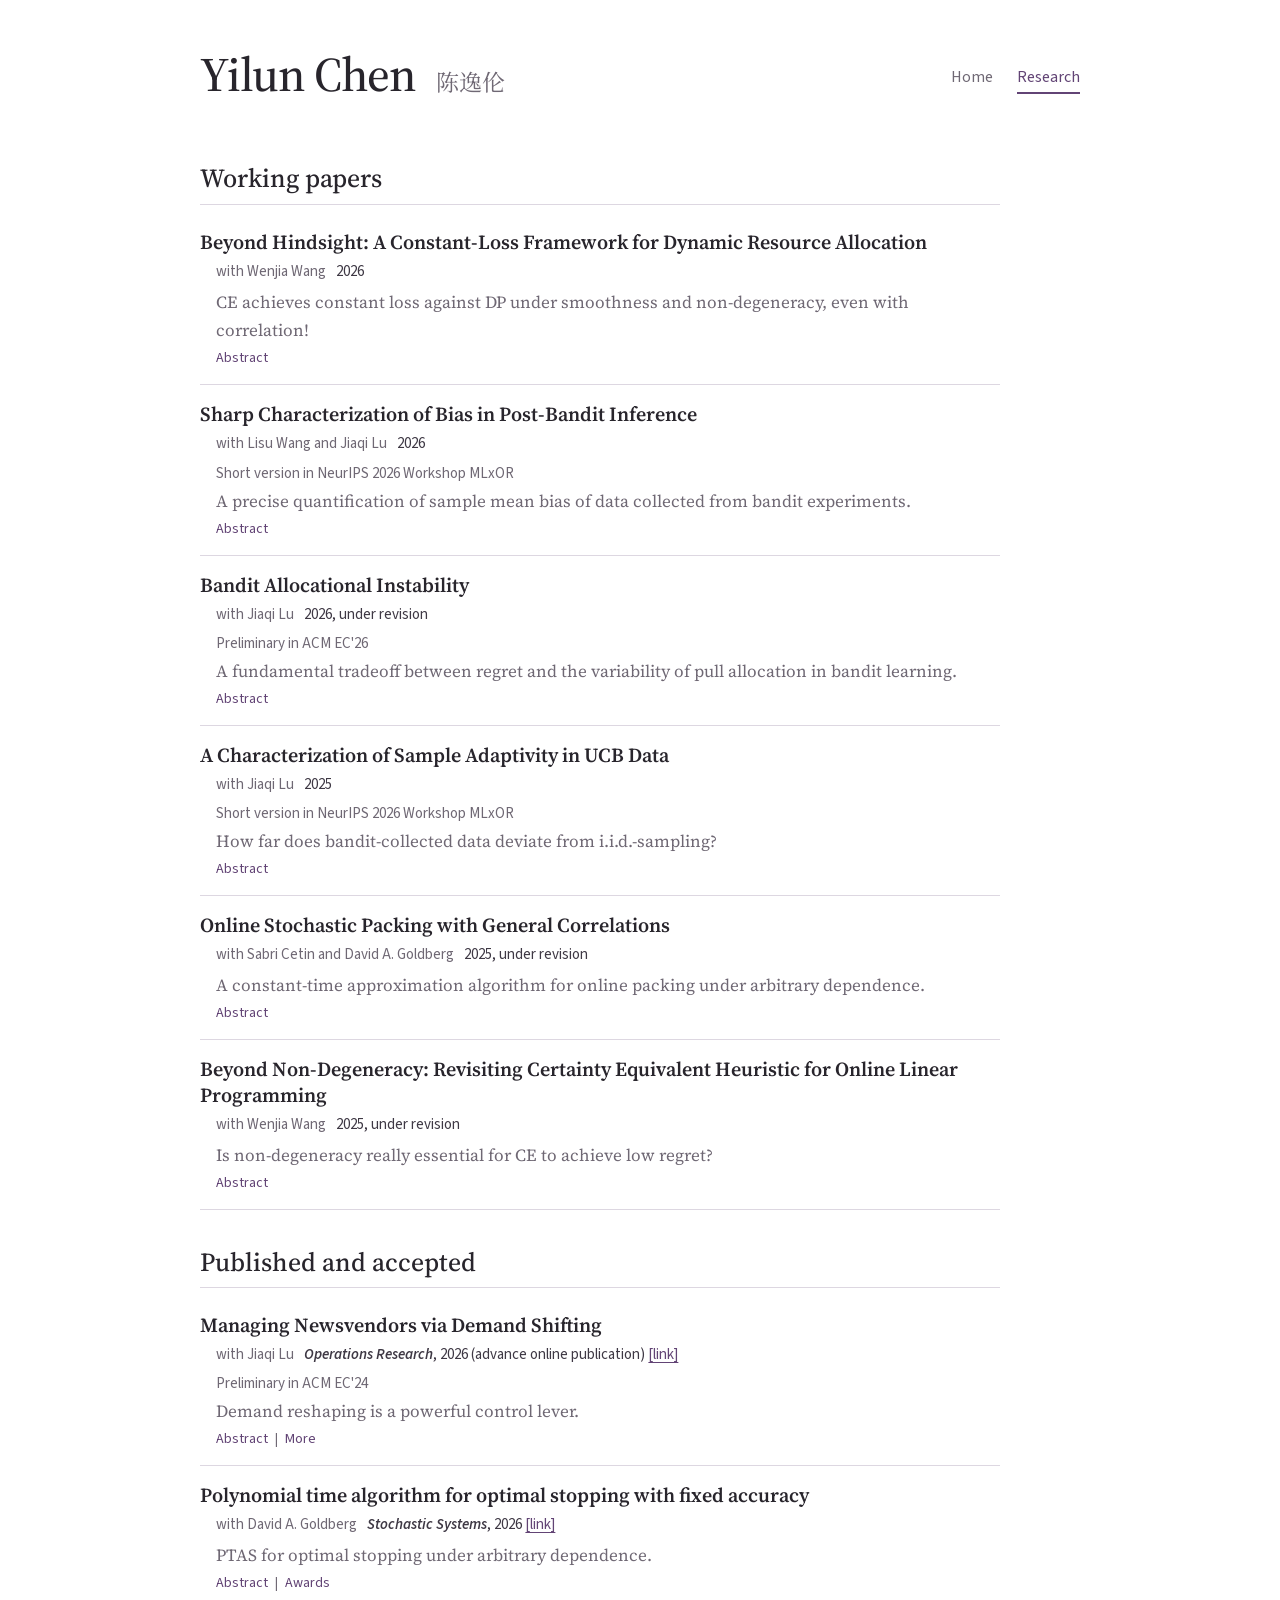
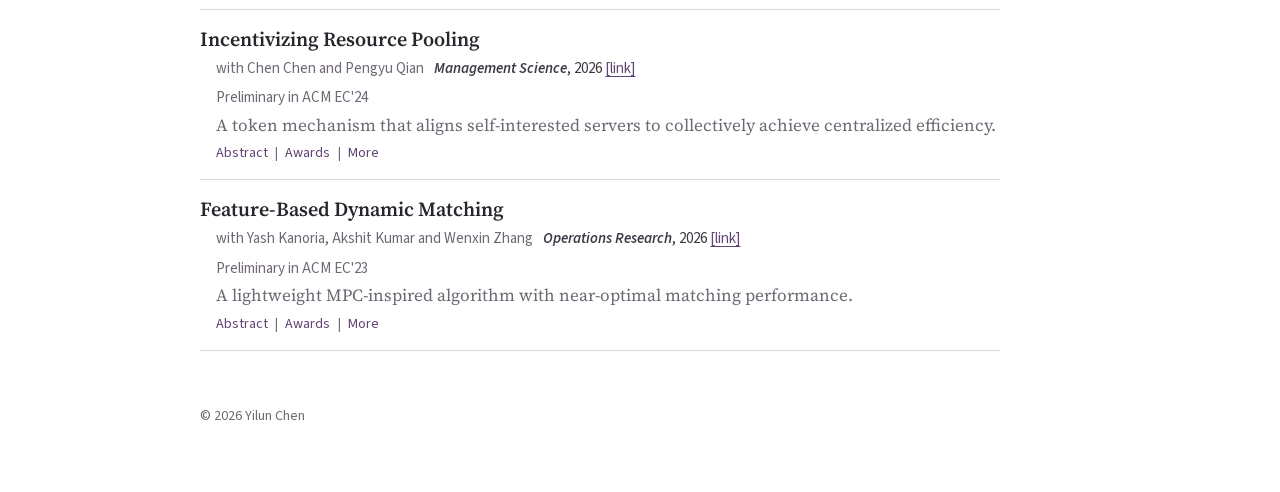
<file: preview/research.html>
<!doctype html>
<html lang="en"><head><meta charset="utf-8"><meta name="viewport" content="width=device-width,initial-scale=1"><meta name="robots" content="noindex,nofollow"><title>Research | Yilun Chen</title><style>/* Reference-informed academic layout. All fonts and assets are local. */
:root{--ink:#202b35;--text:#38434c;--muted:#68727c;--accent:#315f83;--line:#e1e4e6;--paper:#fffefa;--soft:#f3f5f6;--serif:Georgia,'Times New Roman',serif;--sans:system-ui,-apple-system,'Segoe UI',sans-serif}
*{box-sizing:border-box}html{scroll-behavior:smooth;scroll-padding-top:6rem}body{background:var(--paper);color:var(--text);font-family:var(--sans);font-size:1rem;line-height:1.8}a{color:var(--accent);text-underline-offset:.2em;text-decoration-thickness:1px}a:hover{color:#183c5b}a:focus-visible,button:focus-visible,summary:focus-visible,input:focus-visible{outline:3px solid #ac7334;outline-offset:4px}h1,h2,h3{color:var(--ink)}h1,h2{font-family:var(--serif);font-weight:400}p{margin:0 0 1.1rem}.navbar{background:var(--paper);border-bottom:1px solid var(--line);padding:.8rem 0}.navbar>.container-fluid{max-width:1120px}.navbar-title{font-family:var(--serif);font-size:1.3rem;font-weight:400}.navbar-nav .nav-link{color:var(--muted);font-size:.9rem;margin-left:1.4rem}.navbar-nav .nav-link.active{color:var(--accent);text-decoration:underline;text-underline-offset:.5rem}#quarto-content.quarto-container{display:block;max-width:none}main.content{max-width:1120px;width:100%;margin:0 auto!important;padding:3.7rem 2rem 4rem}.quarto-title-block{display:none}.academic-layout{display:grid;grid-template-columns:230px minmax(0,1fr);gap:4.5rem;align-items:start}.profile-column{position:sticky;top:6rem}.portrait-panel{margin:0 0 1.6rem;max-width:210px}.headshot-rect{width:100%;height:auto;aspect-ratio:4/5;object-fit:cover;object-position:center 30%;border-radius:2px;display:block}.home-name{font-size:2.2rem;line-height:1.15;letter-spacing:-.035em;margin:0 0 1rem}.chinese-name{display:block;font-family:'Songti SC','SimSun',serif;font-size:1.1rem;color:var(--muted);letter-spacing:.12em;margin-top:.6rem}.appointment{font-size:.9rem;line-height:1.7;margin-bottom:1.2rem}.profile-links{display:flex;flex-direction:column;align-items:flex-start;gap:.35rem;font-size:.88rem}.profile-links a{text-decoration:none}.profile-links a:hover{text-decoration:underline}.office{font-size:.78rem;line-height:1.7;color:var(--muted);padding-top:1rem;margin-top:1.2rem;border-top:1px solid var(--line)}.eyebrow{text-transform:uppercase;font-size:.72rem;letter-spacing:.16em;color:var(--accent);font-weight:650;margin:0 0 .8rem}.home-section{padding:0 0 1.9rem;margin:0 0 1.9rem;border-bottom:1px solid var(--line)}.home-section:last-child{margin-bottom:0;border:0}.home-section h2{font-size:1.7rem;margin:0 0 1rem;padding:0;border:0;letter-spacing:-.02em}.home-section p{font-size:1rem;line-height:1.9}.home-section p:last-child{margin-bottom:0}.research-tags{display:grid;grid-template-columns:1fr 1fr;gap:.25rem 1.5rem;padding-left:1.1rem;margin:1.1rem 0;color:var(--text);font-size:.9rem}.research-tags li::marker{color:var(--accent)}.text-link{display:inline-block;font-size:.9rem;font-weight:600;margin-top:.4rem;text-decoration:none}.text-link:hover{text-decoration:underline}.award-list{list-style:none;padding:0;margin:0}.award-list li{display:grid;grid-template-columns:2.6rem 1fr;gap:.8rem;font-size:.89rem;line-height:1.75;margin-bottom:.9rem}.award-list span{color:var(--muted);font-size:.8rem;font-variant-numeric:tabular-nums;padding-top:.12rem}.nav-footer{border-top:1px solid var(--line);font-size:.78rem;color:var(--muted)}.research-header{max-width:800px;margin:0 auto;padding-bottom:1.4rem}.research-header h1{font-size:clamp(2rem,4vw,2.8rem);line-height:1.2;letter-spacing:-.035em;margin:.3rem 0 1rem}.research-intro{font-size:1.05rem;color:var(--muted);line-height:1.8}.research-header p:last-child{margin-bottom:0;font-size:.88rem}.research-nav,.search-control,.publication-section,#no-results{max-width:800px;margin-left:auto;margin-right:auto}.research-nav{display:flex;flex-wrap:wrap;gap:1.5rem;padding:1rem 0;border-top:1px solid var(--line);border-bottom:1px solid var(--line);font-size:.87rem}.research-nav a{text-decoration:none}.research-nav a:hover{text-decoration:underline}.search-control{padding:1rem 0 0;margin-bottom:2rem}.search-control label{display:block;font-size:.8rem;font-weight:600;margin-bottom:.4rem}.search-control input{width:100%;font:inherit;font-size:.9rem;padding:.6rem .8rem;border:1px solid #b7c2cb;background:transparent;border-radius:2px}.search-control p{font-size:.76rem;color:var(--muted);margin:.3rem 0 0}.publication-section{margin-top:2.7rem;margin-bottom:2.7rem}.publication-section h2{font-size:1.6rem;letter-spacing:-.02em;border-bottom:1px solid var(--line);padding-bottom:.8rem;margin-bottom:0}.section-count{font:400 .8rem var(--sans);color:var(--muted);margin-left:.5rem}.pubs{list-style:none;padding:0;margin:0}.paper{display:grid;grid-template-columns:3rem minmax(0,1fr);gap:1.5rem;padding:1.6rem 0;border-bottom:1px solid var(--line)}.paper-year{font-size:.8rem;color:var(--muted);font-variant-numeric:tabular-nums;padding-top:.2rem}.paper-title{font-family:var(--sans);font-size:1.08rem;font-weight:600;line-height:1.55;margin:0 0 .4rem}.paper-title a{text-decoration:none}.paper-title a:hover{text-decoration:underline}.authors-after{font-size:.9rem;color:var(--muted);margin:0 0 .35rem}.status-line{font-size:.85rem;margin:.2rem 0}.status-line b{font-weight:600}.teaser{font-size:.91rem;margin:.7rem 0 .5rem;line-height:1.8}.awards-list{font-size:.8rem;padding-left:1.1rem;margin:.4rem 0}.award-item.award{color:#7a5c30}.paper-abstract{font-size:.9rem;margin-top:.55rem}.paper-abstract summary{cursor:pointer;color:var(--accent);width:fit-content;font-size:.82rem;padding:.2rem 0}.paper-abstract[open]{background:var(--soft);padding:.8rem 1rem;border-left:2px solid #8ea7bb}.paper-abstract p{margin:.6rem 0 0;line-height:1.85;overflow-wrap:anywhere}.visually-hidden{position:absolute!important;width:1px;height:1px;padding:0;margin:-1px;overflow:hidden;clip:rect(0,0,0,0);white-space:nowrap;border:0}[hidden]{display:none!important}
@media(max-width:850px){.academic-layout{grid-template-columns:190px minmax(0,1fr);gap:2.7rem}.home-name{font-size:2rem}.research-tags{grid-template-columns:1fr}}
@media(max-width:650px){main.content{padding:2rem 1.25rem 3rem}.academic-layout{display:block}.profile-column{position:static;display:grid;grid-template-columns:minmax(0,1fr) 105px;column-gap:1rem;margin-bottom:2.1rem;padding-bottom:1.7rem;border-bottom:1px solid var(--line)}.portrait-panel{grid-column:2;grid-row:1/5;margin:0}.home-name{grid-column:1;grid-row:1;font-size:2rem;margin-bottom:.8rem}.chinese-name{font-size:1rem;margin-top:.5rem}.appointment{grid-column:1;grid-row:2;font-size:.82rem;margin-bottom:.7rem}.profile-links{grid-column:1;grid-row:3;font-size:.83rem;gap:.25rem}.office{grid-column:1/-1;margin:1rem 0 0;padding:0;border:0}.home-section{padding-bottom:1.6rem;margin-bottom:1.6rem}.home-section h2{font-size:1.5rem}.home-section p{font-size:.95rem}.research-tags{grid-template-columns:1fr 1fr;font-size:.82rem;gap:.3rem .7rem}.award-list li{font-size:.85rem;gap:.55rem}.navbar-nav .nav-link{margin-left:0}.paper{grid-template-columns:1fr;gap:.3rem;padding:1.3rem 0}.paper-title{font-size:1.03rem}.paper-year{font-size:.76rem}.research-nav{gap:1rem}.publication-section{margin-top:2rem}.paper-abstract[open]{padding:.6rem .75rem}.nav-footer{line-height:1.6}}
@media(max-width:360px){.research-tags{grid-template-columns:1fr}.home-name{font-size:1.8rem}.profile-column{grid-template-columns:minmax(0,1fr) 90px}}
@media(prefers-reduced-motion:reduce){html{scroll-behavior:auto}}
@media print{.navbar,.search-control,.research-nav,.nav-footer{display:none}main.content{padding:0;max-width:none}.profile-column{position:static}.academic-layout{grid-template-columns:170px 1fr;gap:2rem}.paper{break-inside:avoid}.paper-abstract{display:none}body{background:white;color:black}}

/* Minimal revision: a compact bibliography with optional detail. */
main.content{padding-top:2.5rem;padding-bottom:3rem}.home-section{border:0;padding:0;margin:0 0 1.5rem}.home-section h2{font-family:var(--sans);font-size:1rem;font-weight:600;margin:0 0 .75rem}.home-section p{line-height:1.75}.profile-links{flex-direction:row;flex-wrap:wrap;gap:.4rem 1rem}.office{border:0;padding:0;margin-top:.85rem}.research-header{padding:0;margin-bottom:1.3rem}.research-header h1{font-size:2rem;margin:0}.publication-section{margin-top:1.25rem;margin-bottom:1.6rem}.publication-section h2{font-family:var(--sans);font-size:1rem;font-weight:600;border:0;padding:0;margin:0 0 .55rem}.paper{display:block;border:0;padding:.55rem 0;margin:0}.paper-title{font-size:1rem;line-height:1.5;margin:0 0 .1rem;font-weight:600}.authors-after,.status-line{display:inline;font-size:.9rem;line-height:1.55;margin:0}.authors-after{margin-right:.65rem}.paper-abstract{margin-top:.15rem;font-size:.9rem}.paper-abstract summary{font-size:.85rem;padding:0;line-height:1.5}.paper-abstract[open]{background:transparent;border:0;padding:0}.paper-abstract[open] summary{margin-bottom:.4rem}.paper-abstract p{line-height:1.7;margin:.5rem 0}.paper-abstract .teaser{font-style:italic}.awards-list{font-size:.88rem}.award-list li{margin-bottom:.5rem}.navbar{border:0}.nav-footer{border:0}@media(max-width:650px){main.content{padding-top:1.5rem}.profile-column{margin-bottom:1.5rem;padding-bottom:1.2rem}.profile-links{flex-direction:column}.paper{padding:.55rem 0}.paper-title{font-size:1rem}.research-header h1{font-size:1.8rem}.home-section h2{font-size:1rem}}

/* Visible paper context with quiet separation, without cards or year labels. */
.paper{padding:.85rem 0 .9rem;border-bottom:1px solid var(--line);margin:0}.paper:last-child{border-bottom:0}.paper-title{font-size:1.03rem;line-height:1.5;margin:0 0 .2rem}.authors-after,.status-line{font-size:.9rem;line-height:1.6}.paper .teaser{font-size:.94rem;line-height:1.6;margin:.4rem 0 .3rem;color:var(--text);font-style:normal}.paper .awards-list{font-size:.88rem;line-height:1.55;margin:.3rem 0 .35rem;padding-left:1.15rem}.paper .award-item{margin:.12rem 0}.paper .award-item.award{color:#685135}.paper-abstract{margin-top:.3rem}.paper-abstract summary{font-size:.85rem;line-height:1.5}.publication-section h2{border-bottom:1px solid var(--line);padding-bottom:.5rem;margin-bottom:0}@media(max-width:650px){.paper{padding:.8rem 0 .85rem}.paper-title{font-size:1rem}.paper .teaser{font-size:.93rem}}

/* Tighter bibliography rhythm; all supporting information remains visible. */
.paper{padding:.65rem 0 .7rem}.paper-title{margin:0 0 .12rem;line-height:1.45}.authors-after,.status-line{line-height:1.45}.paper-body>.status-line::after{content:"";display:block;height:.2rem}.paper .teaser{display:inline;font-size:.94rem;line-height:1.5;margin:0}.paper-abstract{display:inline;margin:0 0 0 .45rem;font-size:.9rem;line-height:1.5}.paper-abstract summary{display:inline;list-style:none;font-size:.85rem;line-height:1.5;padding:0}.paper-abstract summary::-webkit-details-marker{display:none}.paper-abstract summary::before{content:"["}.paper-abstract summary::after{content:"]"}.paper-abstract[open]{display:block;margin:.35rem 0}.paper-abstract[open] summary{display:inline-block;margin-bottom:.2rem}.paper .awards-list{margin:.22rem 0 0;font-size:.88rem;line-height:1.45}.paper .award-item{margin:.05rem 0}.publication-section{margin-top:1.1rem;margin-bottom:1.3rem}@media(max-width:650px){.paper{padding:.65rem 0 .7rem}.paper .teaser{font-size:.93rem}}

body{margin:0}h1,h2,h3{padding:0}h2{line-height:1.35}.navbar>.container-fluid{margin:auto;padding:0 2rem;display:flex;align-items:center;justify-content:space-between;gap:1rem}.navbar-brand{text-decoration:none;color:var(--ink)}.navbar-nav{display:flex;gap:1.5rem;list-style:none;margin:0;padding:0}.navbar-nav .nav-link{margin:0;text-decoration:none}.nav-footer{max-width:1056px;margin:0 auto;padding:1.3rem 0;display:flex;justify-content:space-between;gap:1rem}summary{display:list-item}math{font-size:1em}figure{padding:0}img{max-width:100%}@media(max-width:650px){.navbar>.container-fluid{padding:0 1.25rem}.navbar-nav{gap:1rem}.nav-footer{margin:0 1.25rem;flex-direction:column;gap:.3rem}}.visually-hidden + .publication-section{margin-top:0}.paper-abstract{display:block;margin:.08rem 0 0}.paper-abstract summary{display:inline-block}.paper-disclosures{display:flex;flex-wrap:wrap;align-items:baseline;gap:0 .65rem;margin-top:.08rem}.paper-disclosures>.paper-abstract,.paper-extras{margin:0;line-height:1.5}.paper-disclosures>details[open]{flex-basis:100%;margin:.2rem 0}.paper-extras summary{display:inline-block;list-style:none;font-size:.85rem;color:var(--accent);cursor:pointer}.paper-extras summary::-webkit-details-marker{display:none}.extras-open{display:none}.paper-extras[open] .extras-closed{display:none}.paper-extras[open] .extras-open{display:inline}.paper-extras .awards-list{margin:.2rem 0 .4rem}.paper-heading{display:flex;flex-wrap:wrap;align-items:baseline;gap:0 .65rem}.paper-heading .paper-title{display:inline;margin-bottom:.12rem}.paper-meta-toggle{display:inline-block;font-size:.85rem;line-height:1.5;color:var(--muted)}.paper-meta-toggle summary{display:inline-flex;align-items:center;gap:.2rem;list-style:none;cursor:pointer;vertical-align:baseline;min-height:22px}.paper-meta-toggle summary::-webkit-details-marker{display:none}.paper-meta-toggle summary:hover{color:var(--accent)}.paper-meta-toggle svg{vertical-align:middle}.paper-meta-toggle[open]{flex-basis:100%;margin:.15rem 0 .3rem}.paper-meta-toggle ul{margin:.25rem 0 .35rem;padding-left:1.15rem;color:var(--text);font-size:.88rem;line-height:1.5}.publication-credit{font-size:.88rem;line-height:1.45;color:var(--muted);margin:.08rem 0 .2rem}.paper-abstract{display:block;margin:.08rem 0 0}.paper-abstract summary{display:inline-block}@media(pointer:coarse){.paper-meta-toggle summary{min-height:32px;min-width:32px}}.paper-more{display:block;margin:.02rem 0 .18rem;font-size:.85rem;line-height:1.45}.paper-more summary{display:inline-block;list-style:none;cursor:pointer;color:var(--muted)}.paper-more summary:hover{color:var(--accent)}.paper-more summary::-webkit-details-marker{display:none}.more-open{display:none}.paper-more[open] .more-closed{display:none}.paper-more[open] .more-open{display:inline}.paper-more ul{padding-left:1.15rem;margin:.25rem 0 .4rem;color:var(--text);font-size:.88rem;line-height:1.5}@media(pointer:coarse){.paper-more summary{min-height:32px;min-width:40px}}.paper-disclosures{display:flex;flex-wrap:wrap;align-items:baseline;gap:0 .65rem;margin-top:.08rem}.paper-disclosures>.paper-abstract,.paper-disclosures>.paper-more{margin:0;line-height:1.5}.paper-disclosures>details[open]{flex-basis:100%;margin:.2rem 0}.paper-more summary{font-size:.85rem}[hidden]{display:none!important}.paper-controls{display:flex;align-items:baseline;gap:.45rem;margin-top:.08rem}.paper-control-separator{color:var(--muted);font-size:.85rem;line-height:1.5;user-select:none}.paper-controls button,.panel-less{border:0;background:none;padding:0;color:var(--accent);font:inherit;font-size:.85rem;cursor:pointer;line-height:1.5}.paper-panel{font-size:.9rem;margin:.25rem 0 0}.paper-panel p{margin:.4rem 0;line-height:1.7}.paper-panel ul{padding-left:1.15rem;margin:.25rem 0}.panel-less{margin-top:.25rem}.panel-content:focus{outline:none}.paper-controls button[id$="-awards-button"],.paper-panel[id$="-awards"] li{color:#685135}:root{--ink:#24333b;--text:#38434c;--muted:#5f6b72;--accent:#315f6a;--line:#e2e4e1;--paper:#fffefa}.paper-title{font-family:var(--sans);font-weight:650;letter-spacing:-.01em}.paper-title a{color:var(--ink);text-decoration:none}.paper-title a:hover{color:var(--accent);text-decoration:underline}.authors-after,.publication-credit{color:var(--muted)}.publication-section h2{font-family:var(--sans);font-size:1.4rem;line-height:1.3;font-weight:650;letter-spacing:-.02em;color:var(--ink);padding-bottom:.55rem;margin-bottom:0}.paper-controls button[id$="-awards-button"],.paper-panel[id$="-awards"] li{color:#80632f}.navbar .site-identity{display:flex;align-items:baseline;flex-wrap:wrap;gap:.65rem;font-size:2.2rem;font-weight:400;line-height:1.15;letter-spacing:-.035em}.header-name{margin:0}.site-identity .chinese-name{font-size:1.1rem;letter-spacing:.12em;margin-top:0}.navbar nav{margin-left:auto}@media(max-width:650px){.navbar .site-identity{font-size:1.8rem}.site-identity .chinese-name{font-size:1rem}.navbar>.container-fluid{align-items:center}}</style><link rel="stylesheet" href="preview-font.css?v=violet-live-20261115"><style>#main .publication-section h2{font-size:22.4px;font-weight:600;letter-spacing:normal;line-height:1.2;margin-bottom:8px}#main .paper-title,#main .paper-title a{font-size:18px;font-weight:600;letter-spacing:normal;color:#315f83}.navbar .site-identity{display:flex;align-items:baseline;flex-wrap:wrap;gap:.65rem;font-size:2.2rem;font-weight:400;line-height:1.15;letter-spacing:-.035em}.header-name{margin:0}.site-identity .chinese-name{font-size:1.1rem;letter-spacing:.12em;margin-top:0}.navbar nav{margin-left:auto}@media(max-width:650px){.navbar .site-identity{font-size:1.8rem}.site-identity .chinese-name{font-size:1rem}.navbar>.container-fluid{align-items:center}}</style><style>/* Supporting information grouped under unchanged paper titles. */
#main .paper-support{padding-left:16px}
#main .paper-support>.status-line::after{content:"";display:block;height:.2rem}
#main .paper{padding-top:12px;padding-bottom:14px}
@media(max-width:650px){#main .paper-support{padding-left:12px}}
</style><style>
body{margin:0;background:#fff;--paper:#fff;--ink:#242c32;--text:#343e47;--muted:#64717c;--accent:#244db2;--line:#dce2e9}a{color:var(--accent)}a:hover{color:var(--ink)}main.content#main{max-width:none;margin:0!important;padding:0!important;width:auto}body .design-name{font-family:var(--serif);color:var(--ink);font-size:36px;line-height:1.1;letter-spacing:-.025em;text-decoration:none;display:block;font-weight:500}.design-chinese{font-family:'Noto Serif SC',serif;font-size:22px;color:var(--muted)}.design-nav{display:flex;gap:24px;margin:24px 0;font-size:16px}.design-nav a{text-decoration:none;color:var(--muted)}.design-nav a[aria-current=page]{color:var(--accent);box-shadow:0 2px var(--accent)}.profile-column{position:static}.portrait-panel{margin:0 0 20px;max-width:160px}.headshot-rect{border-radius:0}.profile-links{font-size:15px;gap:6px}.office{font-size:14px}.design-main{min-width:0}body main#main .home-section{margin-bottom:28px;padding-bottom:28px}body main#main .home-section p{max-width:70ch}body main#main .paper{padding:16px 0;margin:0;border-bottom:1px solid var(--line)}body main#main .paper-title,body main#main .paper-title a{color:var(--ink)}body main#main .paper-title a:hover{color:var(--accent)}body main#main .paper-controls button{color:var(--accent)}body main#main .publication-section{max-width:none;margin:0 0 36px}body main#main .publication-section h2{margin-bottom:8px}.paper-panel{background:transparent!important;border-left:2px solid var(--line);padding-left:18px!important}.nav-footer{margin:32px 0 0;padding:18px 0}.design-view[hidden]{display:none!important}.research-interest-list li::marker{color:var(--accent)}.award-list{color:var(--text)}
 body{--ink:#28252c;--text:#3e3844;--muted:#6f6874;--accent:#624475;--line:#ddd7e1}.design-shell{max-width:944px;padding:48px 32px;margin:0 auto}.design-rail{position:relative}.design-identity{display:flex;align-items:baseline;gap:20px;flex-wrap:wrap;padding-bottom:24px;position:relative}body .design-name{font-size:48px}.design-chinese{font-size:23px}.design-nav{margin:22px 0 36px}.design-rail .profile-column{float:left;width:176px;margin:0 44px 30px 0}.design-rail .portrait-panel{max-width:176px}.design-rail .appointment{font-size:15px;line-height:1.5}.design-main{padding:0}.design-main:after{content:'';display:block;clear:both}.design-rail .office{font-size:14px}.design-shell:has(#research:not([hidden])) .profile-column{display:none}body main#main .home-section:first-child{border:0;padding-bottom:10px}body main#main .home-section:nth-child(2){border:0;padding-top:8px}.design-main .nav-footer{clear:both}body main#main .publication-section{max-width:800px}@media(max-width:650px){.design-shell{padding:28px 22px}.design-identity{gap:14px}body .design-name{font-size:36px}.design-chinese{font-size:21px}.design-rail .profile-column{float:none;width:auto;margin:0 0 28px;display:grid;grid-template-columns:110px 1fr;gap:0 20px}.design-rail .portrait-panel{grid-row:1/4;margin:0}.design-rail .office{grid-column:2;margin:10px 0 0;padding:10px 0 0}.design-nav{margin-bottom:26px}}
body main#main .paper .teaser{color:#6F6874}.design-rail>.design-nav{position:absolute;top:15px;right:0;margin:0}.design-identity{padding-right:210px}.design-rail>.profile-column{margin-top:36px}.design-main{padding-top:36px}@media(max-width:650px){.design-rail>.design-nav{position:static;justify-content:flex-end;margin:18px 0 24px}.design-identity{padding-right:0}.design-rail>.profile-column{margin-top:0}.design-main{padding-top:0}}@media(min-width:651px) and (max-width:800px){body .design-name{font-size:40px}.design-identity{gap:12px;padding-right:180px}.design-rail>.design-nav{gap:18px;top:12px}}body main#main .home-section{margin-bottom:18px;padding-bottom:18px}body main#main .home-section:first-child{padding-bottom:10px}body main#main .home-section:nth-child(2){padding-top:8px;padding-bottom:18px}.profile-links{display:flex;flex-direction:column;align-items:flex-start;gap:7px}body main#main .paper-panel .panel-content{max-width:68ch}body main#main .paper-panel p{max-width:68ch}@media(min-width:651px){.design-main{display:flow-root}}</style></head><body><div class="design-shell"><aside class="design-rail"><div class="design-identity"><a class="design-name" href="index.html">Yilun Chen</a><span class="design-chinese">陈逸伦</span></div><nav class="design-nav" aria-label="Main navigation"><a href="index.html" data-view="home">Home</a><a href="research.html" data-view="research">Research</a></nav><aside class="profile-column" aria-label="Profile and contact">
<figure class="portrait-panel">
<img src="https://yilun1225.github.io/assets/me.jpg" alt="Yilun Chen" class="headshot-rect" width="420" height="525">
</figure>


<p class="appointment">
Assistant Professor<br>
School of Data Science, CUHK-Shenzhen
</p>

<div class="profile-links" aria-label="Contact and academic profiles">
<span>Email: <a href="mailto:chenyilun@cuhk.edu.cn">chenyilun@cuhk.edu.cn</a></span>
<a href="https://scholar.google.com/citations?user=zay6W5kAAAAJ&amp;hl=en">Google Scholar</a>
<a href="Yilun_Chen_CV.pdf">CV</a>

</div>
<p class="office">322b Daoyuan Building · CUHK-Shenzhen</p>

</aside></aside><div class="design-main"><main class="content" id="main"><div id="home" class="design-view home-body" hidden>

<section class="home-section">

<div>
<p>
I am an Assistant Professor in the School of Data Science at The Chinese University of Hong Kong, Shenzhen (CUHK-Shenzhen). Previously, I was a postdoctoral researcher at Columbia Business School hosted by Yash Kanoria. I received my Ph.D. in Operations Research from Cornell University under the supervision of David Goldberg, and my B.S. in Mathematics from Yuanpei College, Peking University.
</p>
</div>
</section>

<section class="home-section">

<div>
<p>
My research is in Operations Research, focusing on the design and behavior of algorithms in stochastic systems. I am particularly drawn to problems where uncertainty, incentives, and algorithmic decisions interact, often motivated by platforms and marketplaces. These problems also motivate broader questions in theoretical computer science, economics, and statistics. My work spans bandit and online learning, online resource allocation, optimal stopping, dynamic matching, and mechanism design.</p><ul class="research-interest-list"><li>Algorithm Design for Operations</li><li>Online Learning and Sequential Decision-Making</li><li>Matching and Market Design</li></ul>


</div>
</section>

<section class="home-section awards-home">
<h2>Selected awards</h2>
<div>
<ul class="award-list compact">
<li><span>2024</span> INFORMS Junior Faculty Interest Group Best Paper Award</li>
<li><span>2024</span> Chinese Scholars Association for Management Science and Engineering Best Paper Award</li>
<li><span>2019</span> INFORMS George Nicholson Student Paper Competition, First Place</li>
</ul>
</div>
</section>
</div><div id="research" class="design-view">




<h1 class="visually-hidden">Research</h1>



<section class="publication-section" id="working-papers"><h2>Working papers</h2><ol class="pubs">
<li class="paper"><div class="paper-body"><h3 class="paper-title"><a href="https://papers.ssrn.com/sol3/papers.cfm?abstract_id=7516598">Beyond Hindsight: A Constant-Loss Framework for Dynamic Resource Allocation</a></h3><div class="paper-support"><p class="authors-after">with Wenjia Wang</p><div class="status-line">2026</div><p class="teaser">CE achieves constant loss against DP under smoothness and non-degeneracy, even with correlation!</p><div class="paper-controls"><button type="button" id="p1-abstract-button" aria-expanded="false" aria-controls="p1-abstract" data-panel="p1-abstract">Abstract</button></div><section class="paper-panel" id="p1-abstract" aria-labelledby="p1-abstract-button" hidden><div tabindex="-1" class="panel-content"><p>We study stochastic dynamic resource allocation with continuously
distributed rewards. We develop an analytical framework that bounds the
additive performance loss of threshold policies directly against the
dynamic-programming (DP) optimum. The framework reduces this comparison
to controlling the Bellman residual of a tractable value approximation
and the discrepancy between its induced thresholds and those used by the
policy. Applying this framework, we show that the classical
certainty-equivalent (CE) policy incurs a constant expected loss,
independent of the time horizon, under suitable regularity and
non-degeneracy conditions. We showcase the power of this framework in
the multi-secretary problem with our guarantee covering i.i.d.,
independent but non-identically distributed, and Markov-modulated
rewards. We also provide an extension to online linear programming
problem, demonstrating its capability of handling multi-dimensional
problems beyond multi-secretary. Together, these results sharpen our
understanding of CE and establish its near-optimality for dynamic
resource allocation problems across a substantially broader class of
stochastic models.</p></div><button type="button" class="panel-less" data-close="p1-abstract-button">[Less]</button></section></div></div></li>
<li class="paper"><div class="paper-body"><h3 class="paper-title"><a href="https://arxiv.org/pdf/2608.01069v2">Sharp Characterization of Bias in Post-Bandit Inference</a></h3><div class="paper-support"><p class="authors-after">with Lisu Wang and Jiaqi Lu</p><div class="status-line">2026</div><p class="publication-credit">Short version in NeurIPS 2026 Workshop MLxOR</p><p class="teaser">A precise quantification of sample mean bias of data collected from bandit experiments.</p><div class="paper-controls"><button type="button" id="p2-abstract-button" aria-expanded="false" aria-controls="p2-abstract" data-panel="p2-abstract">Abstract</button></div><section class="paper-panel" id="p2-abstract" aria-labelledby="p2-abstract-button" hidden><div tabindex="-1" class="panel-content"><p>Bandit algorithms generate data for downstream inference, but
adaptive sampling biases post-bandit sample means. We analyze this bias
for stable index algorithms, including <code>UCB1</code> and its
generalizations, and derive sharp leading-order expressions for the
sample-mean bias and expected
<math display="inline" xmlns="http://www.w3.org/1998/Math/MathML"><semantics><mi>Z</mi><annotation encoding="application/x-tex">Z</annotation></semantics></math>-statistic.
Our characterization reveals the algorithmic origin of bias through a
key index-function-dependent quantity, which we term <em>effective
exploration rate</em>. For example, under <code>UCB1</code>, the
effective exploration rate is of order
<math display="inline" xmlns="http://www.w3.org/1998/Math/MathML"><semantics><msqrt><mrow><mo>log</mo><mi>T</mi></mrow></msqrt><annotation encoding="application/x-tex">\sqrt{\log T}</annotation></semantics></math>,
and the standardized bias of any arm (that is not uniquely optimal)
decays at the extremely slow rate
<math display="inline" xmlns="http://www.w3.org/1998/Math/MathML"><semantics><mrow><mn>1</mn><mi>/</mi><msqrt><mrow><mo>log</mo><mi>T</mi></mrow></msqrt></mrow><annotation encoding="application/x-tex">1/\sqrt{\log T}</annotation></semantics></math>.
We also show how the choice of the index function affects both regret
and bias, which reveals a regret-bias trade-off: more exploratory
algorithm reduces bias but increases regret. Our sharp characterization
for bias uses a novel empirical fluid approximation of the algorithm’s
sampling dynamics, which may be of independent interest.</p></div><button type="button" class="panel-less" data-close="p2-abstract-button">[Less]</button></section></div></div></li>
<li class="paper"><div class="paper-body"><h3 class="paper-title"><a href="https://arxiv.org/pdf/2602.07472">Bandit Allocational Instability</a></h3><div class="paper-support"><p class="authors-after">with Jiaqi Lu</p><div class="status-line">2026, under revision</div><p class="publication-credit">Preliminary in ACM EC'26</p><p class="teaser">A fundamental tradeoff between regret and the variability of pull allocation in bandit learning.</p><div class="paper-controls"><button type="button" id="p3-abstract-button" aria-expanded="false" aria-controls="p3-abstract" data-panel="p3-abstract">Abstract</button></div><section class="paper-panel" id="p3-abstract" aria-labelledby="p3-abstract-button" hidden><div tabindex="-1" class="panel-content"><p>When multi-armed bandit (MAB) algorithms allocate pulls among
competing arms, the resulting allocation can exhibit huge variation.
This is particularly harmful in modern applications such as
learning-enhanced platform operations and statistical inference using
bandit-collected data. Thus motivated, we introduce a new performance
metric of MAB algorithms termed allocation variability, which is the
largest (over arms) standard deviation of an arm’s number of pulls. We
establish a fundamental trade-off between allocation variability and
regret, the canonical performance metric of reward maximization. In
particular, for any algorithm, the worst-case regret
<math display="inline" xmlns="http://www.w3.org/1998/Math/MathML"><semantics><msub><mi>R</mi><mi>T</mi></msub><annotation encoding="application/x-tex">R_T</annotation></semantics></math>
and worst-case allocation variability
<math display="inline" xmlns="http://www.w3.org/1998/Math/MathML"><semantics><msub><mi>S</mi><mi>T</mi></msub><annotation encoding="application/x-tex">S_T</annotation></semantics></math>
must satisfy
<math display="inline" xmlns="http://www.w3.org/1998/Math/MathML"><semantics><mrow><msub><mi>R</mi><mi>T</mi></msub><msub><mi>S</mi><mi>T</mi></msub><mo>=</mo><mi>Ω</mi><mrow><mo stretchy="true" form="prefix">(</mo><msup><mi>T</mi><mrow><mn>3</mn><mi>/</mi><mn>2</mn></mrow></msup><mo stretchy="true" form="postfix">)</mo></mrow></mrow><annotation encoding="application/x-tex">R_T   S_T=\Omega(T^{3/2})</annotation></semantics></math>
as
<math display="inline" xmlns="http://www.w3.org/1998/Math/MathML"><semantics><mrow><mi>T</mi><mo>→</mo><mi>∞</mi></mrow><annotation encoding="application/x-tex">T \to \infty</annotation></semantics></math>,
as long as
<math display="inline" xmlns="http://www.w3.org/1998/Math/MathML"><semantics><mrow><msub><mi>R</mi><mi>T</mi></msub><mo>=</mo><mi>o</mi><mrow><mo stretchy="true" form="prefix">(</mo><mi>T</mi><mo stretchy="true" form="postfix">)</mo></mrow></mrow><annotation encoding="application/x-tex">R_T=o(T)</annotation></semantics></math>.
This indicates that any minimax regret-optimal algorithm must incur
worst-case allocation variability
<math display="inline" xmlns="http://www.w3.org/1998/Math/MathML"><semantics><mrow><mi>Θ</mi><mrow><mo stretchy="true" form="prefix">(</mo><mi>T</mi><mo stretchy="true" form="postfix">)</mo></mrow></mrow><annotation encoding="application/x-tex">\Theta(T)</annotation></semantics></math>,
the largest possible scale; while any algorithm with sublinear
worst-case regret must necessarily incur
<math display="inline" xmlns="http://www.w3.org/1998/Math/MathML"><semantics><mrow><msub><mi>S</mi><mi>T</mi></msub><mo>=</mo><mi>ω</mi><mrow><mo stretchy="true" form="prefix">(</mo><msqrt><mi>T</mi></msqrt><mo stretchy="true" form="postfix">)</mo></mrow></mrow><annotation encoding="application/x-tex">S_T= \omega(\sqrt{T})</annotation></semantics></math>.
We further show that this lower bound is essentially tight, and that any
point on the Pareto frontier
<math display="inline" xmlns="http://www.w3.org/1998/Math/MathML"><semantics><mrow><msub><mi>R</mi><mi>T</mi></msub><msub><mi>S</mi><mi>T</mi></msub><mo>=</mo><mi>Θ</mi><mrow><mo stretchy="true" form="prefix">(</mo><msup><mi>T</mi><mrow><mn>3</mn><mi>/</mi><mn>2</mn></mrow></msup><mo stretchy="true" form="postfix">)</mo></mrow></mrow><annotation encoding="application/x-tex">R_T  S_T=\Theta(T^{3/2})</annotation></semantics></math>
can be achieved (up to a polylogarithmic factor in T) by a simple
tunable algorithm UCB-f, a generalization of the classic UCB1. Finally,
we discuss implications for platform operations and for statistical
inference, when bandit algorithms are used. As a byproduct of our
result, we resolve an open question of Praharaj and Khamaru (2025).</p></div><button type="button" class="panel-less" data-close="p3-abstract-button">[Less]</button></section></div></div></li>
<li class="paper"><div class="paper-body"><h3 class="paper-title"><a href="https://arxiv.org/pdf/2503.04855">A Characterization of Sample Adaptivity in UCB Data</a></h3><div class="paper-support"><p class="authors-after">with Jiaqi Lu</p><div class="status-line">2025</div><p class="publication-credit">Short version in NeurIPS 2026 Workshop MLxOR</p><p class="teaser">How far does bandit-collected data deviate from i.i.d.-sampling?</p><div class="paper-controls"><button type="button" id="p4-abstract-button" aria-expanded="false" aria-controls="p4-abstract" data-panel="p4-abstract">Abstract</button></div><section class="paper-panel" id="p4-abstract" aria-labelledby="p4-abstract-button" hidden><div tabindex="-1" class="panel-content"><p>We characterize a joint CLT of the number of pulls and the sample
mean reward of the arms in a stochastic two-armed bandit environment
under UCB algorithms. Several implications of this result are in place:
(1) a nonstandard CLT of the number of pulls hence pseudo-regret that
smoothly interpolates between a standard form in the large arm gap
regime and a slow-concentration form in the small arm gap regime, and
(2) a heuristic derivation of the sample bias up to its leading order
from the correlation between the number of pulls and sample means. Our
analysis framework is based on a novel perturbation analysis, which is
of broader interest on its own.</p></div><button type="button" class="panel-less" data-close="p4-abstract-button">[Less]</button></section></div></div></li>
<li class="paper"><div class="paper-body"><h3 class="paper-title"><a href="https://arxiv.org/pdf/2508.13458">Online Stochastic Packing with General Correlations</a></h3><div class="paper-support"><p class="authors-after">with Sabri Cetin and David A. Goldberg</p><div class="status-line">2025, under revision</div><p class="teaser">A constant-time approximation algorithm for online packing under arbitrary dependence.</p><div class="paper-controls"><button type="button" id="p5-abstract-button" aria-expanded="false" aria-controls="p5-abstract" data-panel="p5-abstract">Abstract</button></div><section class="paper-panel" id="p5-abstract" aria-labelledby="p5-abstract-button" hidden><div tabindex="-1" class="panel-content"><p>There has been a growing interest in studying online stochastic
packing under more general correlation structures, motivated by the
complex data sets and models driving modern applications. Several past
works either assume correlations are weak or have a particular
structure, have a complexity scaling with the number of Markovian
‘states of the world’ (which may be exponentially large e.g.&nbsp;in the case
of full history dependence), scale poorly with the horizon T, or make
additional continuity assumptions. Surprisingly, we show that for all 𝜖,
the online stochastic packing linear programming problem with general
correlations (suitably normalized and with sparse columns) has an
approximately optimal policy (with optimality gap
<math display="inline" xmlns="http://www.w3.org/1998/Math/MathML"><semantics><mrow><mi>ϵ</mi><mi>T</mi></mrow><annotation encoding="application/x-tex">\epsilon T</annotation></semantics></math>)
whose per-decision runtime scales as the time to simulate a single
sample path of the underlying stochastic process (assuming access to a
Monte Carlo simulator), multiplied by a constant independent of the
horizon or number of Markovian states.We derive analogous results for
network revenue management, and online bipartite matching and
independent set in bounded-degree graphs, by rounding. Our algorithms
implement stochastic gradient methods in a novel on-the-fly/recursive
manner for the associated massive deterministic-equivalent linear
program on the corresponding probability space.</p></div><button type="button" class="panel-less" data-close="p5-abstract-button">[Less]</button></section></div></div></li>
<li class="paper"><div class="paper-body"><h3 class="paper-title"><a href="https://arxiv.org/pdf/2501.01716">Beyond Non-Degeneracy: Revisiting Certainty Equivalent Heuristic for Online Linear Programming</a></h3><div class="paper-support"><p class="authors-after">with Wenjia Wang</p><div class="status-line">2025, under revision</div><p class="teaser">Is non-degeneracy really essential for CE to achieve low regret?</p><div class="paper-controls"><button type="button" id="p6-abstract-button" aria-expanded="false" aria-controls="p6-abstract" data-panel="p6-abstract">Abstract</button></div><section class="paper-panel" id="p6-abstract" aria-labelledby="p6-abstract-button" hidden><div tabindex="-1" class="panel-content"><p>The Certainty Equivalent (CE) heuristic is a widely-used algorithm
for various dynamic resource allocation problems in OR and OM. Despite
its popularity, existing theoretical guarantees of CE are limited to
settings satisfying restrictive fluid regularity conditions,
particularly, the non-degeneracy conditions, under the widely held
belief that the violation of such conditions leads to performance
deterioration and necessitates algorithmic innovation beyond CE. In this
work, we conduct a refined performance analysis of CE within the general
framework of online linear programming. We show that CE achieves
uniformly near-optimal regret (up to a polylogarithmic factor in T)
under only mild assumptions on the underlying distribution, without
relying on any fluid regularity conditions. Our result implies that,
contrary to prior belief, CE effectively beats the curse of degeneracy
for a wide range of problem instances with continuous conditional reward
distributions, highlighting the distinction of the problem’s structure
between discrete and non-discrete settings. Our explicit regret bound
interpolates between the mild
<math display="inline" xmlns="http://www.w3.org/1998/Math/MathML"><semantics><msup><mrow><mo stretchy="true" form="prefix">(</mo><mo>log</mo><mi>T</mi><mo stretchy="true" form="postfix">)</mo></mrow><mn>2</mn></msup><annotation encoding="application/x-tex">(\log T)^2</annotation></semantics></math>
regime and the worst-case
<math display="inline" xmlns="http://www.w3.org/1998/Math/MathML"><semantics><msqrt><mi>T</mi></msqrt><annotation encoding="application/x-tex">\sqrt{T}</annotation></semantics></math>
regime with a parameter
<math display="inline" xmlns="http://www.w3.org/1998/Math/MathML"><semantics><mi>β</mi><annotation encoding="application/x-tex">\beta</annotation></semantics></math>
quantifying the minimal rate of probability accumulation of the
conditional reward distributions, generalizing prior findings in the
multisecretary setting. To achieve these results, we develop novel
algorithmic analytical techniques. Drawing tools from the empirical
processes theory, we establish strong concentration analysis of the
solutions to random linear programs, leading to improved regret analysis
under significantly relaxed assumptions. These techniques may find
potential applications in broader online and offline stochastic
decision-making contexts.</p></div><button type="button" class="panel-less" data-close="p6-abstract-button">[Less]</button></section></div></div></li>
</ol></section>
<section class="publication-section" id="published"><h2>Published and accepted</h2><ol class="pubs">
<li class="paper"><div class="paper-body"><h3 class="paper-title"><a href="https://papers.ssrn.com/sol3/papers.cfm?abstract_id=4727705">Managing Newsvendors via Demand Shifting</a></h3><div class="paper-support"><p class="authors-after">with Jiaqi Lu</p><div class="status-line"><i><b>Operations Research</b></i>, 2026 (advance online publication) <a href="https://doi.org/10.1287/opre.2024.1396">[link]</a></div><p class="publication-credit">Preliminary in ACM EC'24</p><p class="teaser">Demand reshaping is a powerful control lever.</p><div class="paper-controls"><button type="button" id="p7-abstract-button" aria-expanded="false" aria-controls="p7-abstract" data-panel="p7-abstract">Abstract</button><span class="paper-control-separator" aria-hidden="true">|</span><button type="button" id="p7-more-button" aria-expanded="false" aria-controls="p7-more" data-panel="p7-more">More</button></div><section class="paper-panel" id="p7-abstract" aria-labelledby="p7-abstract-button" hidden><div tabindex="-1" class="panel-content"><p>The increasingly prevalent ‘fulfillment by platform‘ practice in the
digital economy presents platforms with the unique challenge of managing
their third-party sellers’ autonomous inventory decision-making. In this
work, we explore a novel idea to mitigate this challenge through nudging
demand among sellers, which reshapes their perceived demand and
incentivizes them to make platform-favorable inventory decisions. To
this end, we study a stylized Stackelberg game between a platform and a
continuum of third-party sellers selling substitutable products on the
platform. The platform aims to design a demand nudging policy to
maximize her profit, while the sellers, in response, determine their
inventory according to the post-nudge demand in a newsvendor manner. We
establish in closed form the platform’s optimal policy. It employs a
simple cut-off structure called defluctuating and resembles risk pooling
in the centralization setting where the platform can make joint
demand-substitution and inventory decisions. Despite the power of this
control on the off-equilibrium path, we show that it is Pareto-improving
for both the platform and the sellers under a mild condition.
Furthermore, when the products are substitutable enough, the platform
can achieve the centralization benchmark. On the contrary, if the
products are not substitutable enough, the platform’s service level to
the customers may, in certain primitive regimes, decrease.</p></div><button type="button" class="panel-less" data-close="p7-abstract-button">[Less]</button></section><section class="paper-panel" id="p7-more" aria-labelledby="p7-more-button" hidden><div tabindex="-1" class="panel-content"><ul><li>ACM EC'24 version <a href="https://dl.acm.org/doi/10.1145/3670865.3673568">[link]</a></li></ul></div><button type="button" class="panel-less" data-close="p7-more-button">[Less]</button></section></div></div></li>
<li class="paper"><div class="paper-body"><h3 class="paper-title"><a href="https://arxiv.org/pdf/1807.02227">Polynomial time algorithm for optimal stopping with fixed accuracy</a></h3><div class="paper-support"><p class="authors-after">with David A. Goldberg</p><div class="status-line"><i><b>Stochastic Systems</b></i>, 2026 <a href="https://doi.org/10.1287/stsy.2024.0075">[link]</a></div><p class="teaser">PTAS for optimal stopping under arbitrary dependence.</p><div class="paper-controls"><button type="button" id="p8-abstract-button" aria-expanded="false" aria-controls="p8-abstract" data-panel="p8-abstract">Abstract</button><span class="paper-control-separator" aria-hidden="true">|</span><button type="button" id="p8-awards-button" aria-expanded="false" aria-controls="p8-awards" data-panel="p8-awards">Awards</button></div><section class="paper-panel" id="p8-abstract" aria-labelledby="p8-abstract-button" hidden><div tabindex="-1" class="panel-content"><p>The optimal stopping (OS) problem is important to multiple academic
communities and applications. Modern OS tasks often have long horizon
and complicated, high-dimensional dynamics, making them especially
challenging. Standard dynamic programming (DP) formulation has
computational cost scaling exponentially in the horizon and the
underlying dimension, suffering from the curse of dimensionality. In
this work, we develop a novel expansion representation of the optimal
stopping value that deviates from the DP formulation. Truncating this
expansion yields a simulation-based algorithm that returns an  -optimal
solution (both stopping policies and approximate optimal values) with
computational complexity scaling polynomially in the time horizon and
the underlying dimension. Our approach is closely related to the
martingale duality of OS, which may be of independent theoretical
interest.</p></div><button type="button" class="panel-less" data-close="p8-abstract-button">[Less]</button></section><section class="paper-panel" id="p8-awards" aria-labelledby="p8-awards-button" hidden><div tabindex="-1" class="panel-content"><ul><li>First Place, 2019 INFORMS Nicholson Student Paper Competition</li><li>Finalist, 2018 INFORMS Section on Finance Student Best Paper Award</li></ul></div><button type="button" class="panel-less" data-close="p8-awards-button">[Less]</button></section></div></div></li>
<li class="paper"><div class="paper-body"><h3 class="paper-title"><a href="https://papers.ssrn.com/sol3/papers.cfm?abstract_id=4586771">Incentivizing Resource Pooling</a></h3><div class="paper-support"><p class="authors-after">with Chen Chen and Pengyu Qian</p><div class="status-line"><i><b>Management Science</b></i>, 2026 <a href="https://doi.org/10.1287/mnsc.2023.03550">[link]</a></div><p class="publication-credit">Preliminary in ACM EC'24</p><p class="teaser">A token mechanism that aligns self-interested servers to collectively achieve centralized efficiency.</p><div class="paper-controls"><button type="button" id="p9-abstract-button" aria-expanded="false" aria-controls="p9-abstract" data-panel="p9-abstract">Abstract</button><span class="paper-control-separator" aria-hidden="true">|</span><button type="button" id="p9-awards-button" aria-expanded="false" aria-controls="p9-awards" data-panel="p9-awards">Awards</button><span class="paper-control-separator" aria-hidden="true">|</span><button type="button" id="p9-more-button" aria-expanded="false" aria-controls="p9-more" data-panel="p9-more">More</button></div><section class="paper-panel" id="p9-abstract" aria-labelledby="p9-abstract-button" hidden><div tabindex="-1" class="panel-content"><p>Resource pooling improves system efficiency drastically in large
stochastic systems, but its effective implementation in decentralized
systems remains relatively underexplored. This paper studies how to
incentivize resource pooling when agents are self-interested, and their
states are private information. Our primary motivation is applications
in the design of decentralized computing markets, among others. We study
a standard multi-server queueing model in which each server is
associated with an M/M/1 queue and aims to minimize its time-average job
holding and processing costs. We design a simple token-based mechanism
where servers can earn tokens by offering help and spend tokens to
request help from other servers, all in their self-interest. The
mechanism induces a complex game among servers. We employ the fluid
mean-field equilibrium (FMFE) concept to analyze the system, combining
mean-field approximation with fluid relaxation. This framework enables
us to derive a closed-form characterization of servers’ FMFE strategies.
We show that these FMFE strategies approximate well the servers’
rational behavior. We leverage this framework to optimize the design of
the mechanism and present our main results: As the number of servers
increases, the proposed mechanism incentivizes complete resource
pooling—that is, the system dynamics and performance under our mechanism
match those under centralized control. Finally, we show that our
mechanism achieves the first-best performance even when helping others
incurs higher job processing costs and remains nearly optimal in
settings with heterogeneous servers.</p></div><button type="button" class="panel-less" data-close="p9-abstract-button">[Less]</button></section><section class="paper-panel" id="p9-awards" aria-labelledby="p9-awards-button" hidden><div tabindex="-1" class="panel-content"><ul><li>First Place, 2024 INFORMS JFIG Best Paper Competition</li><li>First Prize, 2024 CSAMSE Best Paper Award</li></ul></div><button type="button" class="panel-less" data-close="p9-awards-button">[Less]</button></section><section class="paper-panel" id="p9-more" aria-labelledby="p9-more-button" hidden><div tabindex="-1" class="panel-content"><ul><li>MSOM Service Management SIG 2024</li><li>ACM EC'24 version <a href="https://dl.acm.org/doi/10.1145/3670865.3673450">[link]</a></li></ul></div><button type="button" class="panel-less" data-close="p9-more-button">[Less]</button></section></div></div></li>
<li class="paper"><div class="paper-body"><h3 class="paper-title"><a href="https://papers.ssrn.com/sol3/papers.cfm?abstract_id=4451799">Feature-Based Dynamic Matching</a></h3><div class="paper-support"><p class="authors-after">with Yash Kanoria, Akshit Kumar and Wenxin Zhang</p><div class="status-line"><i><b>Operations Research</b></i>, 2026 <a href="https://doi.org/10.1287/opre.2024.0730">[link]</a></div><p class="publication-credit">Preliminary in ACM EC'23</p><p class="teaser">A lightweight MPC-inspired algorithm with near-optimal matching performance.</p><div class="paper-controls"><button type="button" id="p10-abstract-button" aria-expanded="false" aria-controls="p10-abstract" data-panel="p10-abstract">Abstract</button><span class="paper-control-separator" aria-hidden="true">|</span><button type="button" id="p10-awards-button" aria-expanded="false" aria-controls="p10-awards" data-panel="p10-awards">Awards</button><span class="paper-control-separator" aria-hidden="true">|</span><button type="button" id="p10-more-button" aria-expanded="false" aria-controls="p10-more" data-panel="p10-more">More</button></div><section class="paper-panel" id="p10-abstract" aria-labelledby="p10-abstract-button" hidden><div tabindex="-1" class="panel-content"><p>Motivated by matching platforms that match agents in a centralized
manner, we study dynamic two-sided matching in a setting where both
customers (demand) and service providers (supply) are heterogeneous and
the pool of service providers is limited. We model heterogeneity on the
two sides of the market by demand weight vectors drawn i.i.d. from some
distribution, and supply feature vectors drawn i.i.d. from a (possibly)
different distribution. The matching of a demand-supply pair generates a
matching value that depends on their weight and feature vectors. We
adopt a notion of regret, specifically the additive loss relative to the
value (per match) achievable in the limiting hindsight optimum as our
performance metric for matching policies. Simple myopic policies suffer
non-vanishing regret in large markets. We propose a forward-looking
supply-aware policy dubbed Simulate-Optimize-Assign-Repeat (SOAR) which
balances between producing high match value for the current match and
preserving valuable supply for future customers. We prove that SOAR
achieves the optimal regret scaling under different assumptions on the
demand and supply distributions. En-route to proving our guarantees we
develop a novel framework for analyzing the performance of our SOAR
policy which may be of broader interest. As a corollary of our
techniques, we also resolve an open problem posed in Kanoria [2022].</p></div><button type="button" class="panel-less" data-close="p10-abstract-button">[Less]</button></section><section class="paper-panel" id="p10-awards" aria-labelledby="p10-awards-button" hidden><div tabindex="-1" class="panel-content"><ul><li>First Place, 2024 INFORMS RMP Jeff McGill Student Paper Competition (awarded to Akshit Kumar)</li><li>Third Place, 2025 Michael H. Rothkopf Junior Research Paper Prize (awarded to Akshit Kumar)</li></ul></div><button type="button" class="panel-less" data-close="p10-awards-button">[Less]</button></section><section class="paper-panel" id="p10-more" aria-labelledby="p10-more-button" hidden><div tabindex="-1" class="panel-content"><ul><li>ACM EC'23 version <a href="https://dl.acm.org/doi/10.1145/3580507.3597797">[link]</a> | <a href="https://nickarnosti.com/blog/soar/">Nick Arnosti's blog</a></li></ul></div><button type="button" class="panel-less" data-close="p10-more-button">[Less]</button></section></div></div></li>
</ol></section>





</div></main><footer class="nav-footer"><span>© 2026 Yilun Chen</span></footer></div></div><script>document.addEventListener('click',function(e){const open=e.target.closest('[data-panel]');const close=e.target.closest('[data-close]');if(open){const paper=open.closest('.paper');paper.querySelector('.paper-controls').hidden=true;open.setAttribute('aria-expanded','true');const panel=document.getElementById(open.dataset.panel);panel.hidden=false;panel.querySelector('.panel-content').focus();}else if(close){const panel=close.closest('.paper-panel');panel.hidden=true;const button=document.getElementById(close.dataset.close);button.setAttribute('aria-expanded','false');button.closest('.paper-controls').hidden=false;button.focus();}});;function showView(){const view=(location.hash==='#research'||/\/(research|publication|publication_bydate)\.html$/.test(location.pathname))?'research':'home';document.querySelectorAll('.design-view').forEach(el=>el.hidden=el.id!==view);document.querySelectorAll('[data-view]').forEach(el=>{if(el.dataset.view===view)el.setAttribute('aria-current','page');else el.removeAttribute('aria-current');});}addEventListener('hashchange',()=>{showView();window.scrollTo({top:0,behavior:'instant'});});showView();addEventListener('load',()=>{if(location.hash==='#home'||location.hash==='#research')requestAnimationFrame(()=>window.scrollTo({top:0,behavior:'instant'}));});</script></body></html>
</file>
<file: preview/preview-font.css>
/* Scholarly reading typography. Serif for ideas; sans-serif for navigation and metadata. */
@import url("https://fonts.googleapis.com/css2?family=Noto+Serif+SC:wght@500&family=Source+Serif+4:opsz,wght@8..60,400;8..60,500;8..60,600&display=swap");

@font-face{font-family:"Source Sans 3";font-style:normal;font-weight:200 900;font-display:swap;src:url("SourceSans3VF-Upright.ttf.woff2") format("woff2")}
@font-face{font-family:"Source Sans 3";font-style:italic;font-weight:200 900;font-display:swap;src:url("SourceSans3VF-Italic.ttf.woff2") format("woff2")}
:root{--sans:"Source Sans 3",Aptos,-apple-system,BlinkMacSystemFont,"Segoe UI",sans-serif;--serif:"Source Serif 4",Charter,"Iowan Old Style",Georgia,serif}
body{font-family:var(--sans);font-weight:400;font-synthesis:none}

/* A quiet identity, clearly separated from the navigational controls. */
header.navbar{padding:1.2rem 0}
header.navbar>.container-fluid{align-items:center;gap:1.5rem}
header.navbar .site-identity{align-items:center;gap:0;line-height:1.15;letter-spacing:normal}
header.navbar .site-identity .latin-name{font-family:var(--serif);font-size:36px;font-weight:500;letter-spacing:-.02em;white-space:nowrap}
header.navbar .site-identity .chinese-name{font-family:"Noto Serif SC","Songti SC","STSong","SimSun",serif;font-size:21px;font-weight:500;line-height:1.2;letter-spacing:.06em;margin:0 0 0 1.1rem;padding-left:1.1rem;border-left:1px solid #d8ddd9;color:#536169;white-space:nowrap}
header.navbar .navbar-nav{gap:1.65rem}
header.navbar .navbar-nav .nav-link{font-family:var(--sans);font-size:16px;line-height:1.4}
header.navbar .navbar-nav .nav-link.active{text-decoration-thickness:1px;text-underline-offset:.45rem}

/* Long-form reading, without enlarging the existing layout or paper spacing. */
body main#main .home-body{font-family:var(--serif);font-size:18px;font-weight:400;line-height:1.62}
body main#main .home-section p{font-family:var(--serif);font-size:18px;font-weight:400;line-height:1.62;max-width:72ch}
body main#main .home-section h2{font-family:var(--serif);font-size:24px;font-weight:500;letter-spacing:normal;line-height:1.25;margin-bottom:.55rem}
body main#main .research-interest-list{font-family:var(--serif);font-size:18px;line-height:1.5}
body main#main .appointment,body main#main .profile-links,body main#main .office{font-family:var(--sans);font-size:15px;line-height:1.5}
body main#main .award-list li{font-family:var(--sans);font-size:16px;line-height:1.5}
body main#main .award-list span{font-family:var(--sans);font-size:15px;font-variant-numeric:tabular-nums}
body .nav-footer{font-family:var(--sans);font-size:14px;line-height:1.5}

/* Paper titles are the primary reading path; supporting information stays compact. */
body main#main .publication-section h2{font-family:var(--serif);font-size:26px;font-weight:500;letter-spacing:normal;line-height:1.25;margin-bottom:8px}
body main#main .paper-title,body main#main .paper-title a{font-family:var(--serif);font-size:20px;font-weight:600;letter-spacing:normal;line-height:1.3;color:#315f83}
body main#main .paper .authors-after,body main#main .paper .status-line,body main#main .paper .publication-credit{font-family:var(--sans);font-size:15px;font-weight:400;line-height:1.45}
body main#main .paper .teaser{font-family:var(--serif);font-size:17px;font-weight:400;line-height:1.5}
body main#main .paper .paper-panel,body main#main .paper .panel-content,body main#main .paper-panel p{font-family:var(--serif);font-size:17px;font-weight:400;line-height:1.6}
body main#main .paper-controls button,body main#main .panel-less{font-family:var(--sans);font-size:14px;line-height:1.5}
body main#main .paper-panel ul{font-family:var(--sans);font-size:15px;line-height:1.5}
.paper-controls button[id$="-awards-button"]{color:var(--accent)}

@media(max-width:650px){
 header.navbar{padding:1rem 0}
 header.navbar>.container-fluid{flex-wrap:wrap;gap:.9rem}
 header.navbar .site-identity .latin-name{font-size:30px}
 header.navbar .site-identity .chinese-name{font-size:19px;margin-left:.8rem;padding-left:.8rem}
 header.navbar nav{margin-left:0}
 header.navbar .navbar-nav{gap:1.35rem}
 body main#main .home-body,body main#main .home-section p,body main#main .research-interest-list{font-size:17px}
 body main#main .home-section h2{font-size:22px}
 body main#main .publication-section h2{font-size:24px}
 body main#main .paper-title,body main#main .paper-title a{font-size:19px;line-height:1.3}
}
</file>
